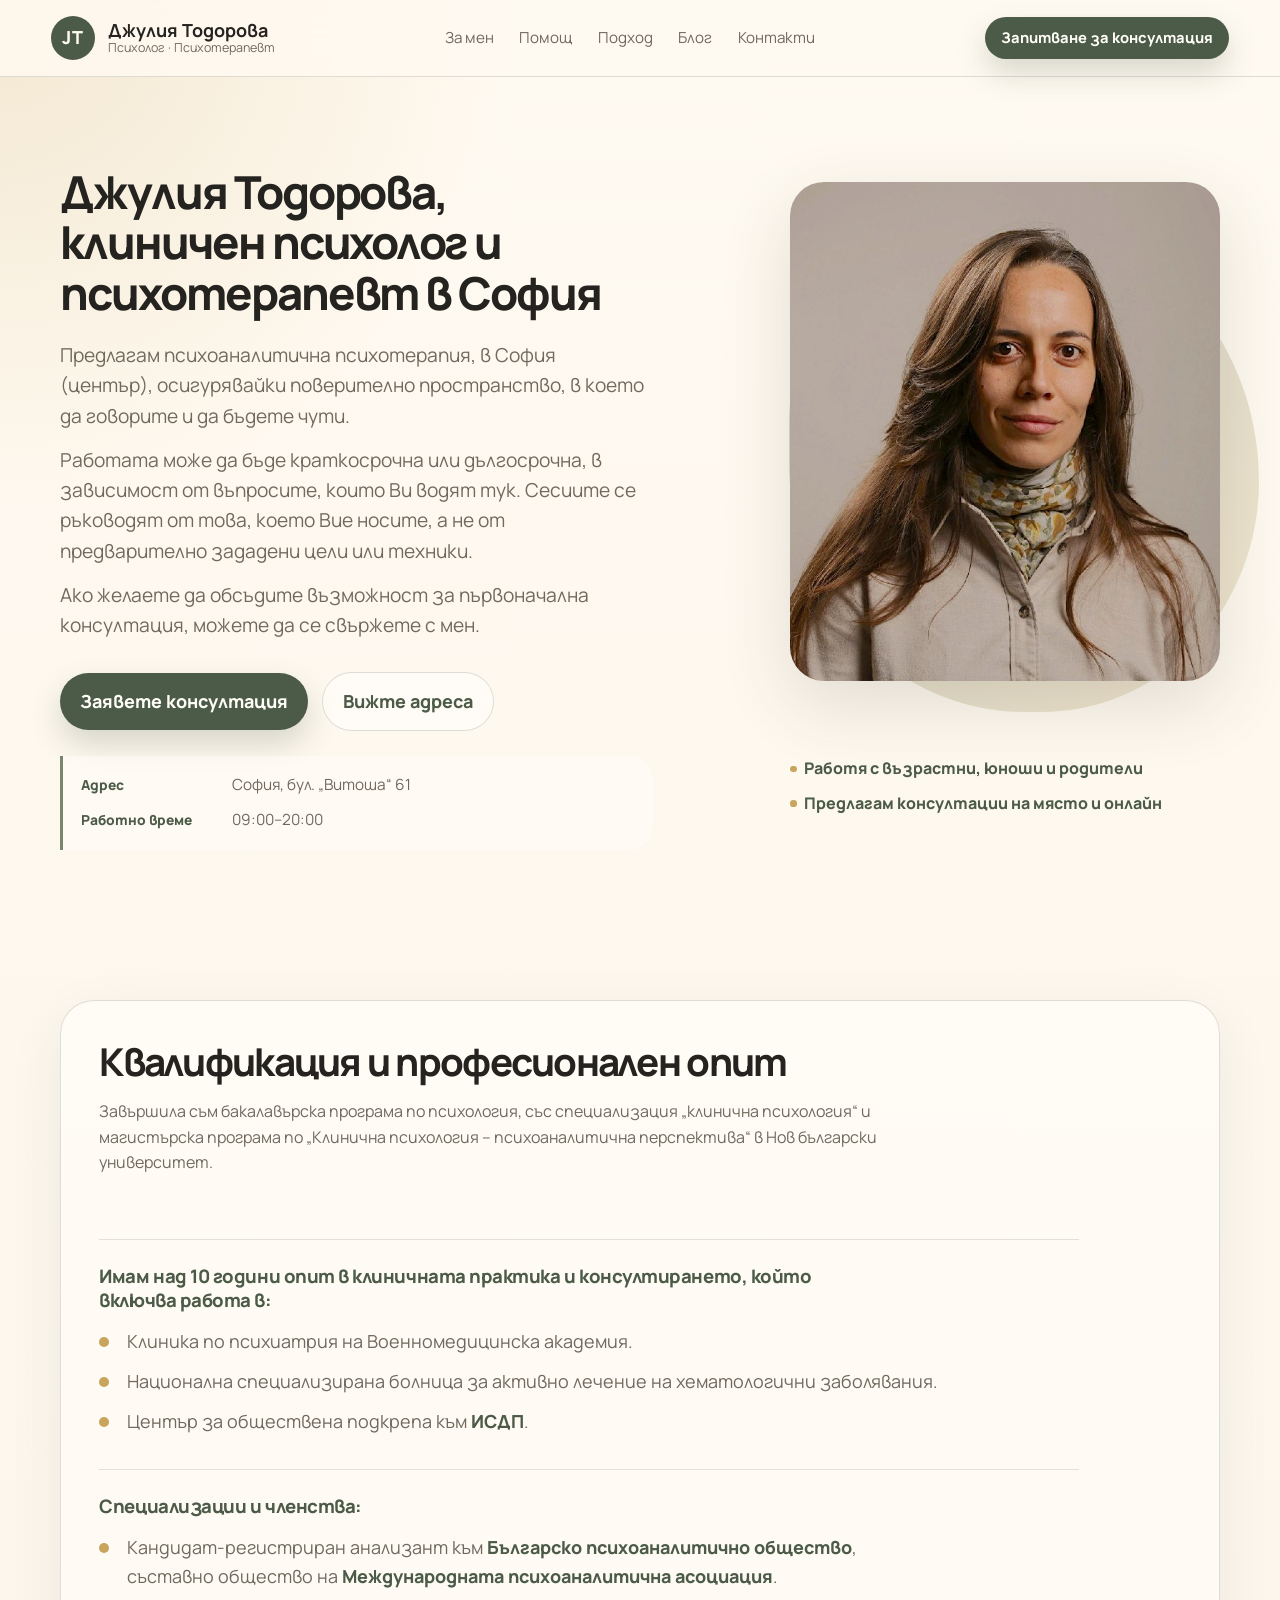
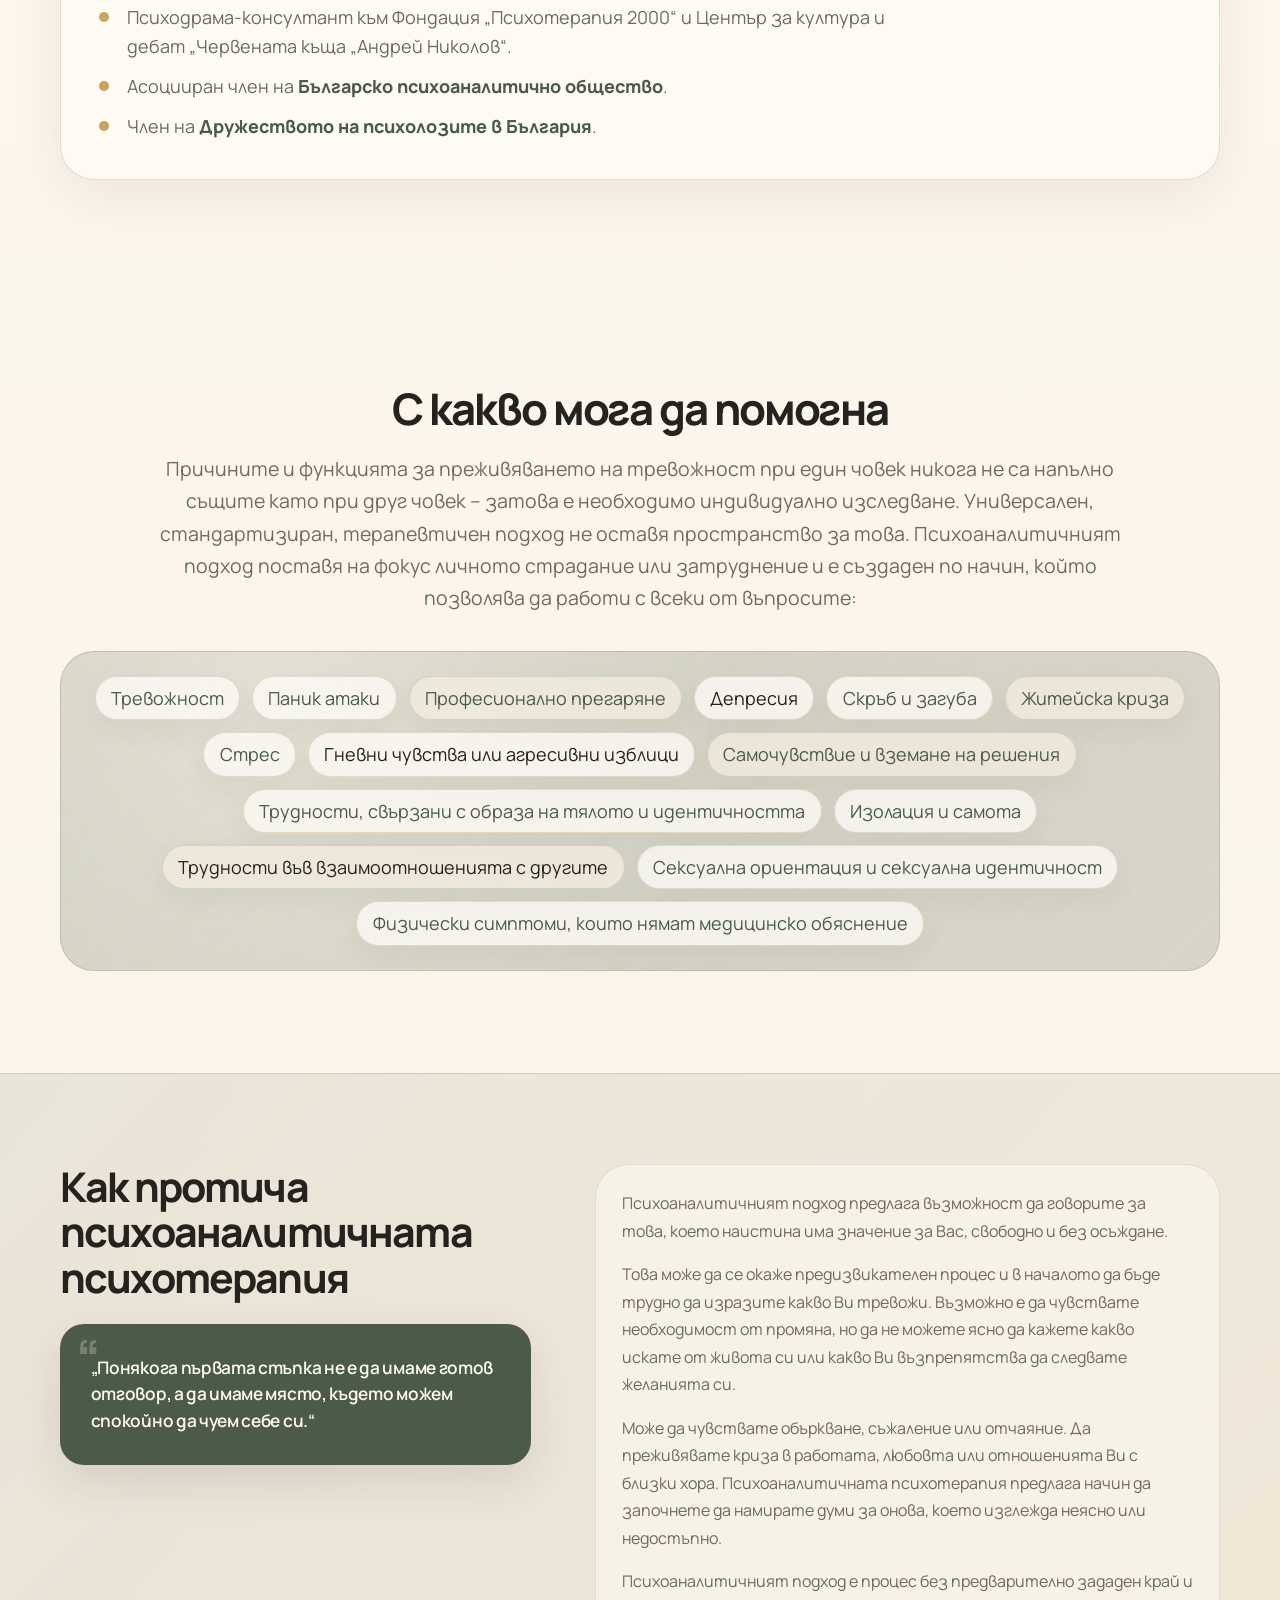
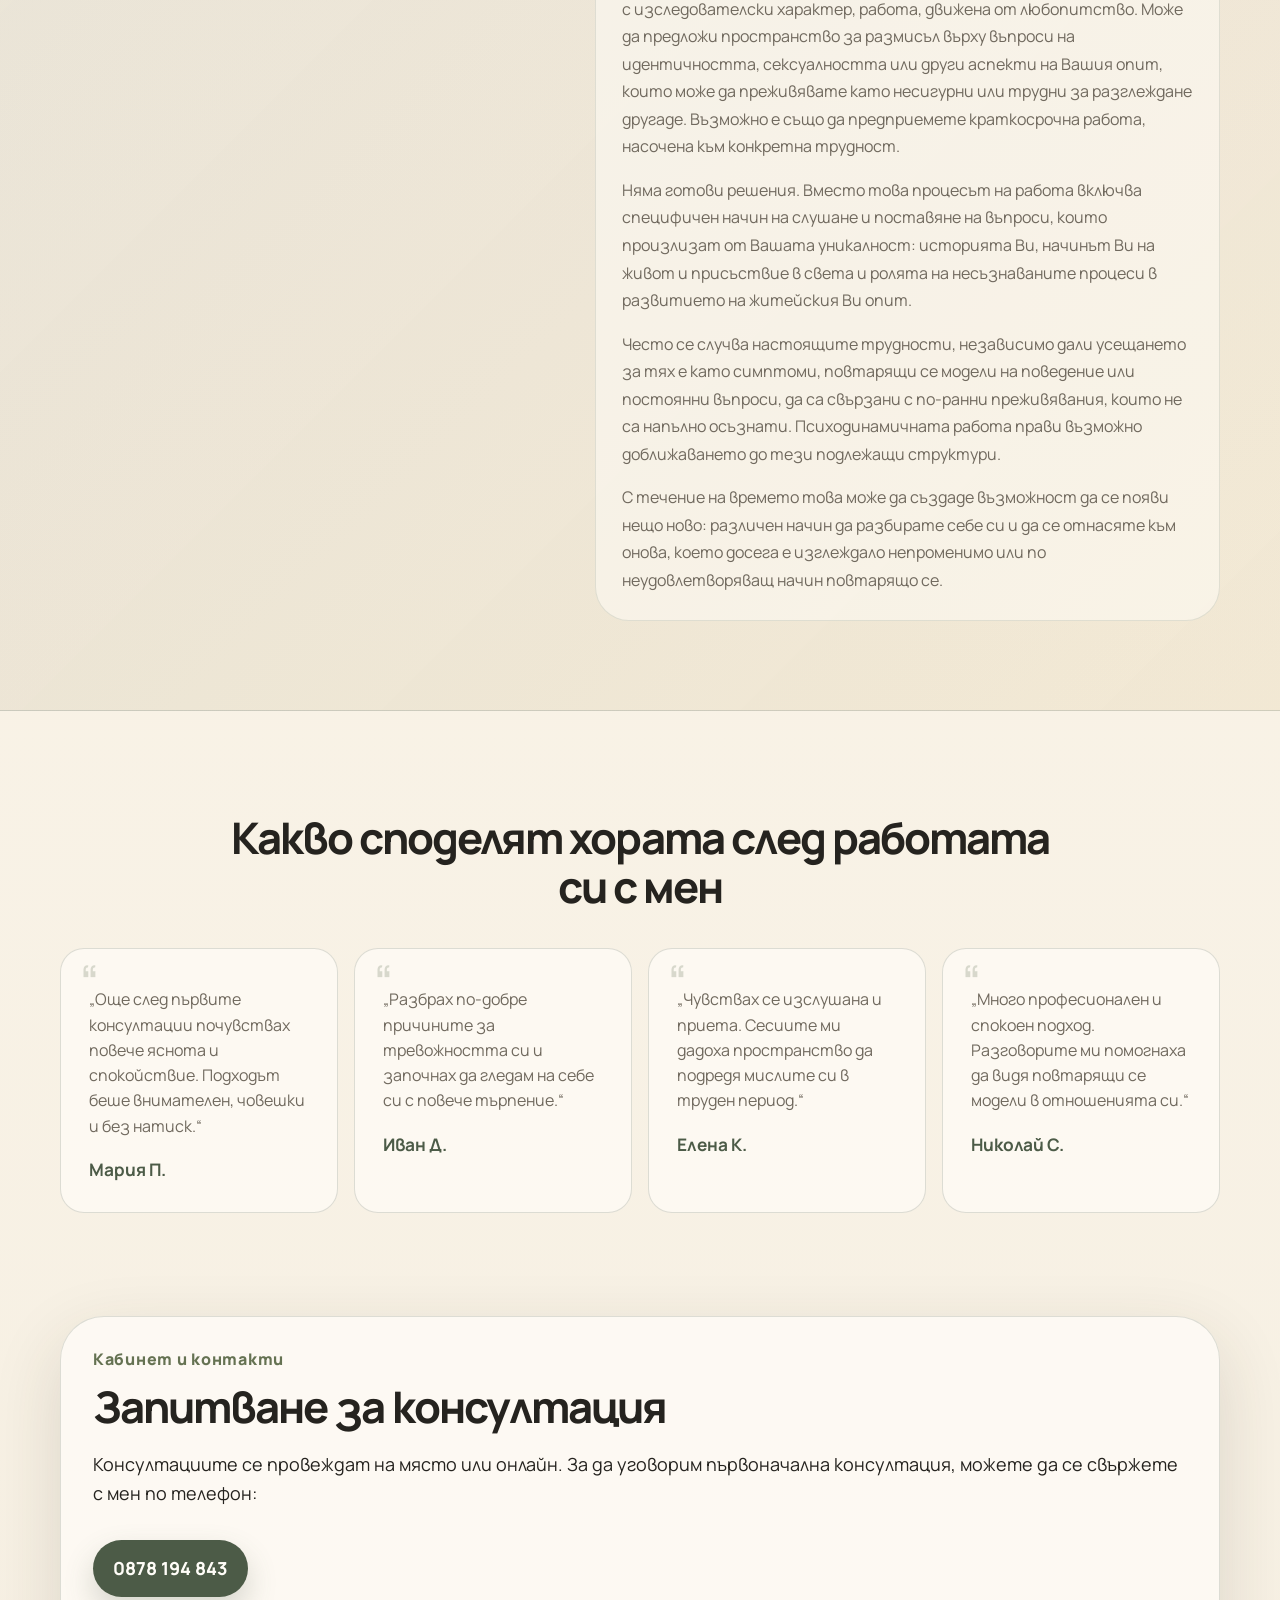
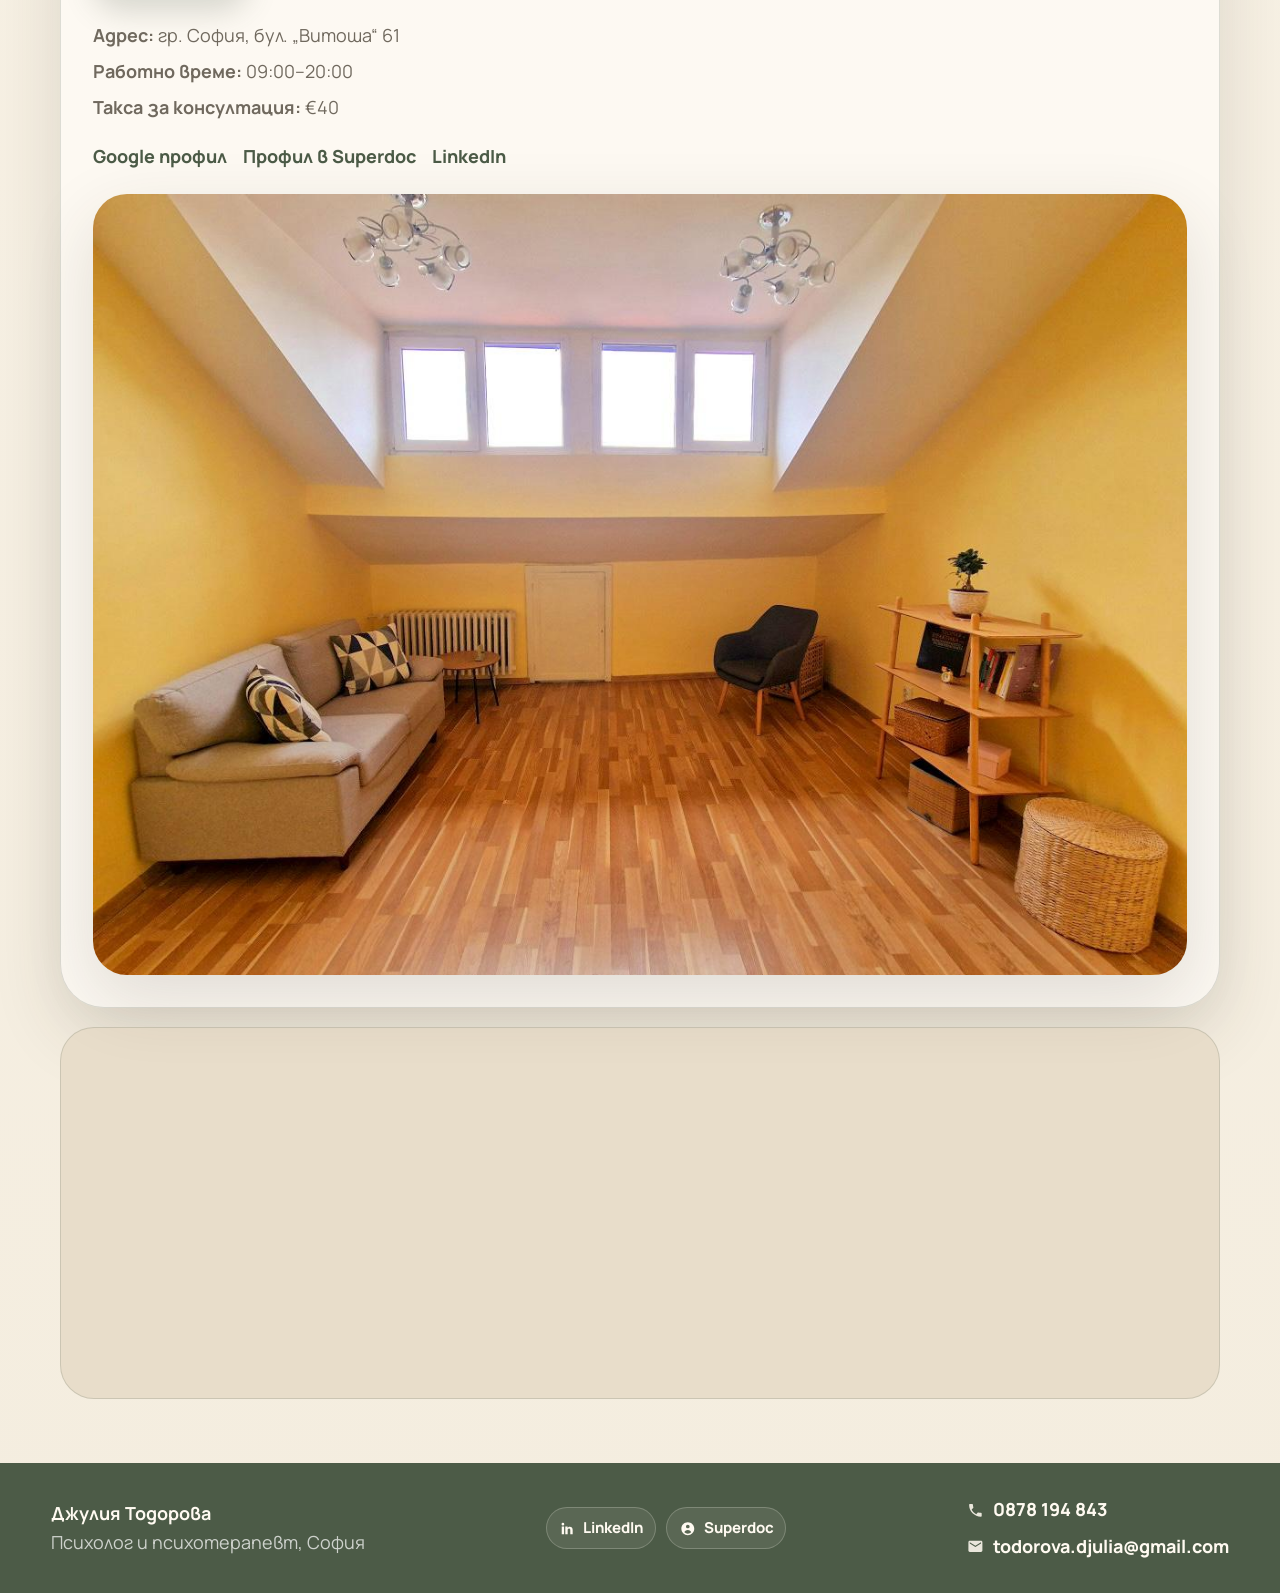
<file: index.html>
<!doctype html>
<html lang="bg">
  <head>
    <meta charset="UTF-8" />
    <meta name="viewport" content="width=device-width, initial-scale=1.0" />
    <title>Джулия Тодорова | Клиничен психолог и психотерапевт в София</title>
    <meta
      name="description"
      content="Джулия Тодорова е клиничен психолог и психотерапевт в София. Психоаналитична психотерапия и консултации на място или онлайн при тревожност, кризи и лични трудности."
    />
    <meta
      name="keywords"
      content="клиничен психолог София, психотерапевт София, психолог бул. Витоша, психоаналитична психотерапия София, психолог тревожност София, Джулия Тодорова"
    />
    <meta name="robots" content="index, follow" />
    <meta name="theme-color" content="#e9deca" />
    <link rel="canonical" href="https://www.juliatodorova.bg/" />

    <meta property="og:type" content="website" />
    <meta property="og:locale" content="bg_BG" />
    <meta property="og:site_name" content="Джулия Тодорова" />
    <meta property="og:url" content="https://www.juliatodorova.bg/" />
    <meta property="og:title" content="Джулия Тодорова | Клиничен психолог и психотерапевт в София" />
    <meta
      property="og:description"
      content="Психоаналитична психотерапия и психологически консултации в София, на място или онлайн."
    />
    <meta property="og:image" content="https://www.juliatodorova.bg/assets/julia-todorova-portrait.jpg" />
    <meta property="og:image:alt" content="Джулия Тодорова, клиничен психолог и психотерапевт в София" />
    <meta name="twitter:card" content="summary_large_image" />
    <meta name="twitter:title" content="Джулия Тодорова | Клиничен психолог и психотерапевт в София" />
    <meta
      name="twitter:description"
      content="Психоаналитична психотерапия и психологически консултации в София, на място или онлайн."
    />
    <meta name="twitter:image" content="https://www.juliatodorova.bg/assets/julia-todorova-portrait.jpg" />

    <link rel="preconnect" href="https://fonts.googleapis.com" />
    <link rel="preconnect" href="https://fonts.gstatic.com" crossorigin />
    <link href="https://fonts.googleapis.com/css2?family=Manrope:wght@400;500;600;700;800&display=swap" rel="stylesheet" />
    <link rel="preload" as="image" href="assets/julia-todorova-portrait.jpg" />
    <link rel="stylesheet" href="styles.css?v=20260630-mobile-nav" />

    <script type="application/ld+json">
      {
        "@context": "https://schema.org",
        "@type": "MedicalBusiness",
        "@id": "https://www.juliatodorova.bg/#business",
        "name": "Джулия Тодорова - клиничен психолог и психотерапевт",
        "url": "https://www.juliatodorova.bg/",
        "description": "Психоаналитична психотерапия и индивидуални психологически консултации в София, на място или онлайн.",
        "image": "https://www.juliatodorova.bg/assets/julia-todorova-portrait.jpg",
        "telephone": "+359878194843",
        "email": "todorova.djulia@gmail.com",
        "priceRange": "€40",
        "currenciesAccepted": "EUR, BGN",
        "medicalSpecialty": "Psychology",
        "areaServed": {
          "@type": "City",
          "name": "София"
        },
        "knowsAbout": [
          "психоаналитична психотерапия",
          "психологически консултации",
          "тревожност",
          "паник атаки",
          "професионално прегаряне",
          "депресия",
          "скръб и загуба",
          "житейска криза",
          "трудности във взаимоотношенията"
        ],
        "offers": {
          "@type": "Offer",
          "name": "Психологическа консултация",
          "price": "40",
          "priceCurrency": "EUR",
          "description": "Психологическа консултация в София или онлайн"
        },
        "address": {
          "@type": "PostalAddress",
          "streetAddress": "бул. Витоша 61",
          "addressLocality": "София",
          "addressCountry": "BG"
        },
        "hasMap": "https://www.google.com/search?kgmid=/g/11z80z098q&hl=bg&q=%D0%94%D0%B6%D1%83%D0%BB%D0%B8%D1%8F+%D0%A2%D0%BE%D0%B4%D0%BE%D1%80%D0%BE%D0%B2%D0%B0+-+%D0%BA%D0%BB%D0%B8%D0%BD%D0%B8%D1%87%D0%B5%D0%BD+%D0%BF%D1%81%D0%B8%D1%85%D0%BE%D0%BB%D0%BE%D0%B3+%D0%B8+%D0%BF%D1%81%D0%B8%D1%85%D0%BE%D1%82%D0%B5%D1%80%D0%B0%D0%BF%D0%B5%D0%B2%D1%82",
        "contactPoint": {
          "@type": "ContactPoint",
          "telephone": "+359878194843",
          "email": "todorova.djulia@gmail.com",
          "contactType": "appointments",
          "areaServed": "BG",
          "availableLanguage": ["Bulgarian"]
        },
        "openingHoursSpecification": [
          {
            "@type": "OpeningHoursSpecification",
            "dayOfWeek": ["Monday", "Tuesday", "Wednesday", "Thursday", "Friday"],
            "opens": "09:00",
            "closes": "20:00"
          }
        ],
        "sameAs": [
          "https://www.google.com/search?kgmid=/g/11z80z098q&hl=bg&q=%D0%94%D0%B6%D1%83%D0%BB%D0%B8%D1%8F+%D0%A2%D0%BE%D0%B4%D0%BE%D1%80%D0%BE%D0%B2%D0%B0+-+%D0%BA%D0%BB%D0%B8%D0%BD%D0%B8%D1%87%D0%B5%D0%BD+%D0%BF%D1%81%D0%B8%D1%85%D0%BE%D0%BB%D0%BE%D0%B3+%D0%B8+%D0%BF%D1%81%D0%B8%D1%85%D0%BE%D1%82%D0%B5%D1%80%D0%B0%D0%BF%D0%B5%D0%B2%D1%82",
          "https://superdoc.bg/lekar/dzhulia-todorova",
          "https://www.linkedin.com/in/julia-todorova-a5bbb656"
        ]
      }
    </script>
  </head>

  <body>
    <a class="skip-link" href="#main">Към съдържанието</a>

    <header class="site-header" aria-label="Основна навигация">
      <a class="brand" href="#top" aria-label="Начало">
        <span class="brand-mark">JT</span>
        <span>
          <strong>Джулия Тодорова</strong>
          <small>Психолог · Психотерапевт</small>
        </span>
      </a>

      <nav class="nav-links" aria-label="Навигация">
        <a href="#za-men">За мен</a>
        <a href="#pomosht">Помощ</a>
        <a href="#podhod">Подход</a>
        <a href="/blog/">Блог</a>
        <a href="#kontakti">Контакти</a>
      </nav>

      <a class="btn btn-small" href="tel:+359878194843">Запитване за консултация</a>

      <details class="mobile-menu">
        <summary aria-label="Отваряне на менюто">
          <span></span>
          <span></span>
          <span></span>
        </summary>
        <nav class="mobile-menu-panel" aria-label="Мобилна навигация">
          <a href="#za-men">За мен</a>
          <a href="#pomosht">Помощ</a>
          <a href="#podhod">Подход</a>
          <a href="/blog/">Блог</a>
          <a href="#kontakti">Контакти</a>
          <a class="mobile-menu-cta" href="tel:+359878194843">Запитване за консултация</a>
        </nav>
      </details>
    </header>

    <main id="main">
      <section id="top" class="hero section-shell">
        <div class="hero-copy">
          <h1>Джулия Тодорова, клиничен психолог и психотерапевт в София</h1>
          <div class="hero-text">
            <p>Предлагам психоаналитична психотерапия, в София (център), осигурявайки поверително пространство, в което да говорите и да бъдете чути.</p>
            <p>Работата може да бъде краткосрочна или дългосрочна, в зависимост от въпросите, които Ви водят тук. Сесиите се ръководят от това, което Вие носите, а не от предварително зададени цели или техники.</p>
            <p>Ако желаете да обсъдите възможност за първоначална консултация, можете да се свържете с мен.</p>
          </div>

          <div class="hero-actions">
            <a class="btn" href="tel:+359878194843">Заявете консултация</a>
            <a class="btn btn-ghost" href="#kontakti">Вижте адреса</a>
          </div>

        </div>

        <div class="hero-media" aria-label="Портрет на Джулия Тодорова">
          <img
            src="assets/julia-todorova-portrait.jpg"
            alt="Джулия Тодорова психолог и психотерапевт София"
            width="760"
            height="920"
          />
        </div>

        <dl class="quick-info" aria-label="Кратка информация">
          <div>
            <dt>Адрес</dt>
            <dd>София, бул. „Витоша“ 61</dd>
          </div>
          <div>
            <dt>Работно време</dt>
            <dd>09:00–20:00</dd>
          </div>
        </dl>

        <ul class="hero-points" aria-label="Акценти">
          <li>Работя с възрастни, юноши и родители</li>
          <li>Предлагам консултации на място и онлайн</li>
        </ul>
      </section>

      <section id="za-men" class="section-shell about-section">
        <div class="about-card">
          <div class="about-copy">
            <h2>Квалификация и професионален опит</h2>
            <p>
              Завършила съм бакалавърска програма по психология, със специализация
              „клинична психология“ и магистърска програма по „Клинична психология –
              психоаналитична перспектива“ в Нов български университет.
            </p>
          </div>

          <div class="about-details">
            <div class="about-block">
              <h3>Имам над 10 години опит в клиничната практика и консултирането, който включва работа в:</h3>
              <ul class="check-list">
                <li>Клиника по психиатрия на Военномедицинска академия.</li>
                <li>Национална специализирана болница за активно лечение на хематологични заболявания.</li>
                <li>Център за обществена подкрепа към <a href="https://sapibg.org/bg" target="_blank" rel="noopener">ИСДП</a>.</li>
              </ul>
            </div>

            <div class="about-block">
              <h3>Специализации и членства:</h3>
              <ul class="check-list">
                <li>Кандидат-регистриран анализант към <a href="https://www.psychoanalysis.bg/" target="_blank" rel="noopener">Българско психоаналитично общество</a>, съставно общество на <a href="https://www.ipa.world/IPA/Dev/Our_Org/Societies/SharedContent/SocietyMaster.aspx?ContactKey=8a3a1b31-9190-4e62-b5f4-78b2bbd3730c&ID=158153&CCOCommittee=1#CCOCommittee" target="_blank" rel="noopener">Международната психоаналитична асоциация</a>.</li>
                <li>Психодрама-консултант към Фондация „Психотерапия 2000“ и Център за култура и дебат „Червената къща „Андрей Николов“.</li>
                <li>Асоцииран член на <a href="https://www.psychoanalysis.bg/?page_id=2774" target="_blank" rel="noopener">Българско психоаналитично общество</a>.</li>
                <li>Член на <a href="http://psychology-bg.org/new-register/profile/?id=102369" target="_blank" rel="noopener">Дружеството на психолозите в България</a>.</li>
              </ul>
            </div>
          </div>
        </div>
      </section>

      <section id="pomosht" class="section-shell support-section">
        <div class="section-heading centered">
          <h2>С какво мога да помогна</h2>
          <p>
            Причините и функцията за преживяването на тревожност при един човек никога не са напълно същите като при друг човек – затова е необходимо индивидуално изследване. Универсален, стандартизиран, терапевтичен подход не оставя пространство за това. Психоаналитичният подход поставя на фокус личното страдание или затруднение и е създаден по начин, който позволява да работи с всеки от въпросите:
          </p>
        </div>

        <ul class="support-map" aria-label="Теми за психологическа консултация">
          <li>Тревожност</li>
          <li>Паник атаки</li>
          <li>Професионално прегаряне</li>
          <li>Депресия</li>
          <li>Скръб и загуба</li>
          <li>Житейска криза</li>
          <li>Стрес</li>
          <li>Гневни чувства или агресивни изблици</li>
          <li>Самочувствие и вземане на решения</li>
          <li>Трудности, свързани с образа на тялото и идентичността</li>
          <li>Изолация и самота</li>
          <li>Трудности във взаимоотношенията с другите</li>
          <li>Сексуална ориентация и сексуална идентичност</li>
          <li>Физически симптоми, които нямат медицинско обяснение</li>
        </ul>
      </section>

      <section id="podhod" class="approach-section">
        <div class="section-shell approach-card">
          <div class="approach-heading">
            <h2>Как протича психоаналитичната психотерапия</h2>
            <div class="approach-quote">
              <blockquote>
                „Понякога първата стъпка не е да имаме готов отговор, а да имаме място,
                където можем спокойно да чуем себе си.“
              </blockquote>
            </div>
          </div>

          <div class="approach-copy">
            <p>
              Психоаналитичният подход предлага възможност да говорите за това,
              което наистина има значение за Вас, свободно и без осъждане.
            </p>
            <p>
              Това може да се окаже предизвикателен процес и в началото да бъде трудно
              да изразите какво Ви тревожи. Възможно е да чувствате необходимост от промяна,
              но да не можете ясно да кажете какво искате от живота си или какво Ви възпрепятства
              да следвате желанията си.
            </p>
            <p>
              Може да чувствате объркване, съжаление или отчаяние. Да преживявате криза
              в работата, любовта или отношенията Ви с близки хора. Психоаналитичната
              психотерапия предлага начин да започнете да намирате думи за онова, което
              изглежда неясно или недостъпно.
            </p>
            <p>
              Психоаналитичният подход е процес без предварително зададен край и с
              изследователски характер, работа, движена от любопитство. Може да предложи
              пространство за размисъл върху въпроси на идентичността, сексуалността или други
              аспекти на Вашия опит, които може да преживявате като несигурни или трудни за
              разглеждане другаде. Възможно е също да предприемете краткосрочна работа,
              насочена към конкретна трудност.
            </p>
            <p>
              Няма готови решения. Вместо това процесът на работа включва специфичен начин
              на слушане и поставяне на въпроси, които произлизат от Вашата уникалност:
              историята Ви, начинът Ви на живот и присъствие в света и ролята на несъзнаваните
              процеси в развитието на житейския Ви опит.
            </p>
            <p>
              Често се случва настоящите трудности, независимо дали усещането за тях е като
              симптоми, повтарящи се модели на поведение или постоянни въпроси, да са свързани
              с по-ранни преживявания, които не са напълно осъзнати. Психодинамичната работа
              прави възможно доближаването до тези подлежащи структури.
            </p>
            <p>
              С течение на времето това може да създаде възможност да се появи нещо ново:
              различен начин да разбирате себе си и да се отнасяте към онова, което досега е
              изглеждало непроменимо или по неудовлетворяващ начин повтарящо се.
            </p>
          </div>
        </div>
      </section>

      <section class="section-shell testimonials-section" aria-label="Обратна връзка след терапевтични срещи">
        <div class="section-heading centered">
          <h2>Какво споделят хората след работата си с мен</h2>
        </div>

        <div class="testimonial-grid">
          <article class="testimonial-card">
            <p>„Още след първите консултации почувствах повече яснота и спокойствие. Подходът беше внимателен, човешки и без натиск.“</p>
            <strong>Мария П.</strong>
          </article>
          <article class="testimonial-card">
            <p>„Разбрах по-добре причините за тревожността си и започнах да гледам на себе си с повече търпение.“</p>
            <strong>Иван Д.</strong>
          </article>
          <article class="testimonial-card">
            <p>„Чувствах се изслушана и приета. Сесиите ми дадоха пространство да подредя мислите си в труден период.“</p>
            <strong>Елена К.</strong>
          </article>
          <article class="testimonial-card">
            <p>„Много професионален и спокоен подход. Разговорите ми помогнаха да видя повтарящи се модели в отношенията си.“</p>
            <strong>Николай С.</strong>
          </article>
        </div>
      </section>

      <section id="kontakti" class="section-shell contact-section">
        <div class="contact-card">
          <div>
            <p class="eyebrow">Кабинет и контакти</p>
            <h2>Запитване за консултация</h2>
            <p>
              Консултациите се провеждат на място или онлайн. За да уговорим първоначална консултация, можете да се свържете с мен по телефон:
            </p>

            <div class="contact-actions">
              <a class="btn" href="tel:+359878194843">0878 194 843</a>
            </div>

            <div class="contact-details">
              <p><strong>Адрес:</strong> гр. София, бул. „Витоша“ 61</p>
              <p><strong>Работно време:</strong> 09:00–20:00</p>
              <p><strong>Такса за консултация:</strong> €40</p>
            </div>

            <div class="external-links">
              <a href="https://www.google.com/search?kgmid=/g/11z80z098q&amp;hl=bg&amp;q=%D0%94%D0%B6%D1%83%D0%BB%D0%B8%D1%8F+%D0%A2%D0%BE%D0%B4%D0%BE%D1%80%D0%BE%D0%B2%D0%B0+-+%D0%BA%D0%BB%D0%B8%D0%BD%D0%B8%D1%87%D0%B5%D0%BD+%D0%BF%D1%81%D0%B8%D1%85%D0%BE%D0%BB%D0%BE%D0%B3+%D0%B8+%D0%BF%D1%81%D0%B8%D1%85%D0%BE%D1%82%D0%B5%D1%80%D0%B0%D0%BF%D0%B5%D0%B2%D1%82" target="_blank" rel="noopener">Google профил</a>
              <a href="https://superdoc.bg/lekar/dzhulia-todorova" target="_blank" rel="noopener">Профил в Superdoc</a>
              <a href="https://www.linkedin.com/in/julia-todorova-a5bbb656" target="_blank" rel="noopener">LinkedIn</a>
            </div>
          </div>

          <figure class="cabinet-photo">
            <img
              src="assets/psychology-cabinet-sofia.jpg"
              alt="Психологически кабинет Джулия Тодорова бул. Витоша 61 София"
              width="1200"
              height="857"
            />
          </figure>
        </div>

        <div class="map-wrap" aria-label="Карта до Джулия Тодорова - клиничен психолог и психотерапевт">
          <iframe
            title="Карта до Джулия Тодорова - клиничен психолог и психотерапевт"
            src="https://www.google.com/maps?q=%D0%94%D0%B6%D1%83%D0%BB%D0%B8%D1%8F%20%D0%A2%D0%BE%D0%B4%D0%BE%D1%80%D0%BE%D0%B2%D0%B0%20-%20%D0%BA%D0%BB%D0%B8%D0%BD%D0%B8%D1%87%D0%B5%D0%BD%20%D0%BF%D1%81%D0%B8%D1%85%D0%BE%D0%BB%D0%BE%D0%B3%20%D0%B8%20%D0%BF%D1%81%D0%B8%D1%85%D0%BE%D1%82%D0%B5%D1%80%D0%B0%D0%BF%D0%B5%D0%B2%D1%82%2C%20%D0%B1%D1%83%D0%BB.%20%D0%92%D0%B8%D1%82%D0%BE%D1%88%D0%B0%2061%2C%20%D0%A1%D0%BE%D1%84%D0%B8%D1%8F&output=embed"
            loading="lazy"
            referrerpolicy="no-referrer-when-downgrade"
          ></iframe>
        </div>
      </section>
    </main>

    <footer class="site-footer">
      <div>
        <strong>Джулия Тодорова</strong>
        <span>Психолог и психотерапевт, София</span>
      </div>

      <nav class="footer-social" aria-label="Профили на Джулия Тодорова">
        <a href="https://www.linkedin.com/in/julia-todorova-a5bbb656" target="_blank" rel="noopener" aria-label="LinkedIn профил на Джулия Тодорова">
          <svg viewBox="0 0 24 24" aria-hidden="true" focusable="false">
            <path d="M6.94 8.96H3.72v10.36h3.22V8.96ZM5.34 7.54a1.86 1.86 0 1 0 0-3.72 1.86 1.86 0 0 0 0 3.72Zm13.3 6.1c0-3.12-1.67-4.57-3.9-4.57-1.8 0-2.6.99-3.05 1.68V8.96H8.61v10.36h3.21v-5.13c0-1.35.26-2.66 1.93-2.66 1.64 0 1.66 1.54 1.66 2.75v5.04h3.22v-5.68Z" />
          </svg>
          <span>LinkedIn</span>
        </a>
        <a href="https://superdoc.bg/lekar/dzhulia-todorova" target="_blank" rel="noopener" aria-label="Superdoc профил на Джулия Тодорова">
          <svg viewBox="0 0 24 24" aria-hidden="true" focusable="false">
            <path d="M12 3.2c-4.86 0-8.8 3.94-8.8 8.8s3.94 8.8 8.8 8.8 8.8-3.94 8.8-8.8S16.86 3.2 12 3.2Zm0 3.15a2.53 2.53 0 1 1 0 5.06 2.53 2.53 0 0 1 0-5.06Zm4.68 10.38a6.67 6.67 0 0 1-9.36 0c.36-1.92 2.18-3.22 4.68-3.22s4.32 1.3 4.68 3.22Z" />
          </svg>
          <span>Superdoc</span>
        </a>
      </nav>

      <div class="footer-contact">
        <a href="tel:+359878194843" aria-label="Телефон 0878 194 843">
          <svg viewBox="0 0 24 24" aria-hidden="true" focusable="false">
            <path d="M6.62 10.79c1.44 2.83 3.76 5.15 6.59 6.59l2.2-2.2c.27-.27.67-.36 1.02-.24 1.12.37 2.33.57 3.57.57.55 0 1 .45 1 1V20c0 .55-.45 1-1 1C10.61 21 3 13.39 3 4c0-.55.45-1 1-1h3.5c.55 0 1 .45 1 1 0 1.24.2 2.45.57 3.57.11.35.03.74-.25 1.02l-2.2 2.2Z" />
          </svg>
          <span>0878 194 843</span>
        </a>
        <a href="mailto:todorova.djulia@gmail.com" aria-label="Имейл todorova.djulia@gmail.com">
          <svg viewBox="0 0 24 24" aria-hidden="true" focusable="false">
            <path d="M20 4H4c-1.1 0-2 .9-2 2v12c0 1.1.9 2 2 2h16c1.1 0 2-.9 2-2V6c0-1.1-.9-2-2-2Zm0 4-8 5-8-5V6l8 5 8-5v2Z" />
          </svg>
          <span>todorova.djulia@gmail.com</span>
        </a>
      </div>
    </footer>

    <a class="mobile-call" href="tel:+359878194843" aria-label="Запитване за консултация">Запитване за консултация</a>
  </body>
</html>
</file>
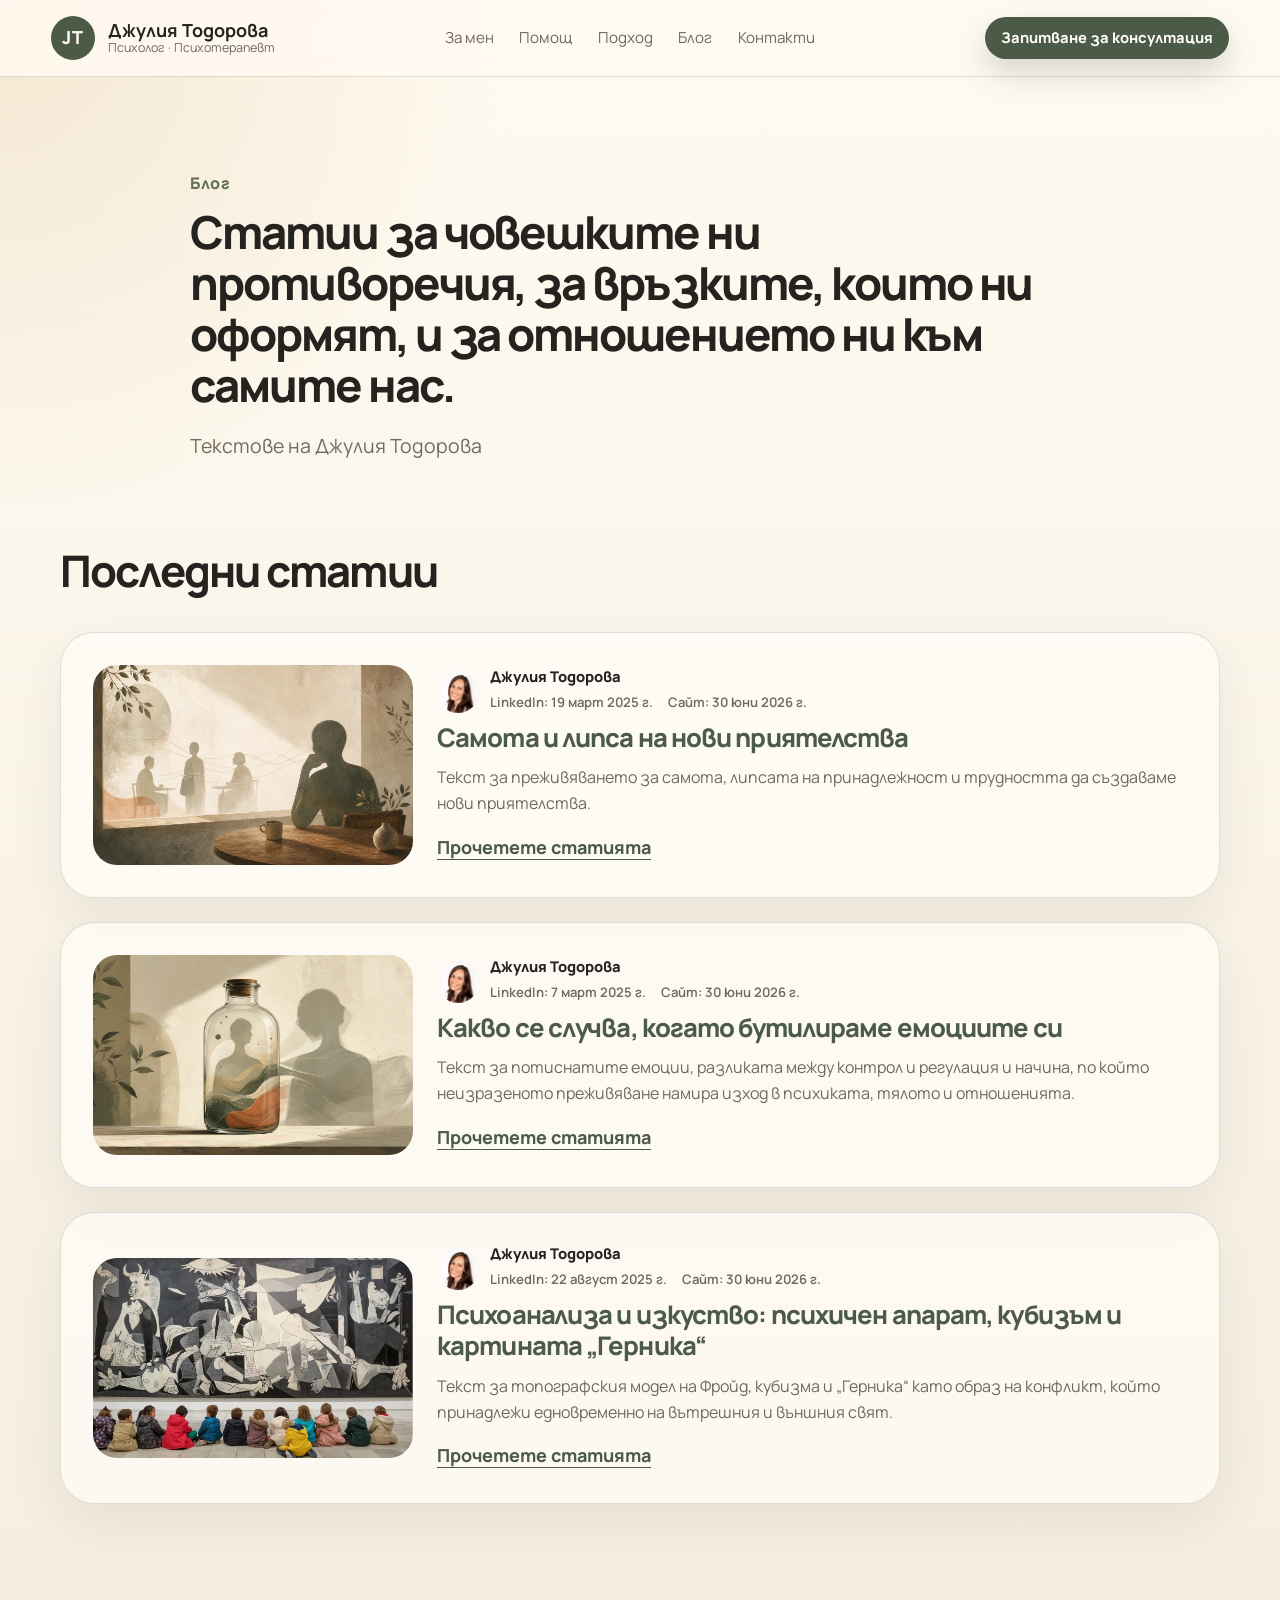
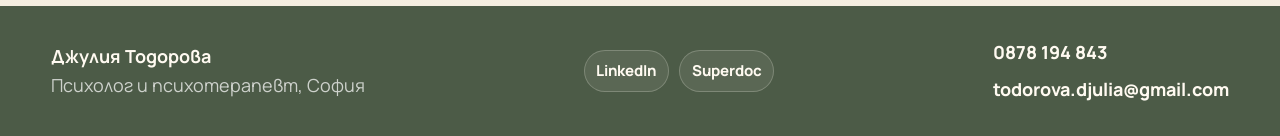
<file: blog/index.html>
<!doctype html>
<html lang="bg">
  <head>
    <meta charset="UTF-8" />
    <meta name="viewport" content="width=device-width, initial-scale=1.0" />
    <title>Блог | Джулия Тодорова</title>
    <meta
      name="description"
      content="Текстове на Джулия Тодорова за човешките ни противоречия, връзките, които ни оформят, и отношението ни към самите нас."
    />
    <meta name="robots" content="index, follow" />
    <meta name="theme-color" content="#e9deca" />
    <link rel="canonical" href="https://www.juliatodorova.bg/blog/" />

    <meta property="og:type" content="website" />
    <meta property="og:locale" content="bg_BG" />
    <meta property="og:site_name" content="Джулия Тодорова" />
    <meta property="og:url" content="https://www.juliatodorova.bg/blog/" />
    <meta property="og:title" content="Блог | Джулия Тодорова" />
    <meta
      property="og:description"
      content="Текстове на Джулия Тодорова за човешките ни противоречия, връзките, които ни оформят, и отношението ни към самите нас."
    />
    <meta property="og:image" content="https://www.juliatodorova.bg/assets/blog/loneliness-friendships-featured.webp" />
    <meta property="og:image:alt" content="Илюстрация за самота и търсене на нови приятелства" />
    <meta name="twitter:card" content="summary_large_image" />

    <link rel="preconnect" href="https://fonts.googleapis.com" />
    <link rel="preconnect" href="https://fonts.gstatic.com" crossorigin />
    <link href="https://fonts.googleapis.com/css2?family=Manrope:wght@400;500;600;700;800&display=swap" rel="stylesheet" />
    <link rel="stylesheet" href="../styles.css?v=20260630-mobile-nav" />

    <script type="application/ld+json">
      {
        "@context": "https://schema.org",
        "@type": "CollectionPage",
        "@id": "https://www.juliatodorova.bg/blog/#webpage",
        "url": "https://www.juliatodorova.bg/blog/",
        "name": "Блог | Джулия Тодорова",
        "description": "Текстове на Джулия Тодорова за човешките ни противоречия, връзките, които ни оформят, и отношението ни към самите нас.",
        "isPartOf": {
          "@type": "WebSite",
          "name": "Джулия Тодорова",
          "url": "https://www.juliatodorova.bg/"
        }
      }
    </script>
  </head>

  <body>
    <a class="skip-link" href="#main">Към съдържанието</a>

    <header class="site-header" aria-label="Основна навигация">
      <a class="brand" href="/" aria-label="Начало">
        <span class="brand-mark">JT</span>
        <span>
          <strong>Джулия Тодорова</strong>
          <small>Психолог · Психотерапевт</small>
        </span>
      </a>

      <nav class="nav-links" aria-label="Навигация">
        <a href="/#za-men">За мен</a>
        <a href="/#pomosht">Помощ</a>
        <a href="/#podhod">Подход</a>
        <a href="/blog/" aria-current="page">Блог</a>
        <a href="/#kontakti">Контакти</a>
      </nav>

      <a class="btn btn-small" href="tel:+359878194843">Запитване за консултация</a>

      <details class="mobile-menu">
        <summary aria-label="Отваряне на менюто">
          <span></span>
          <span></span>
          <span></span>
        </summary>
        <nav class="mobile-menu-panel" aria-label="Мобилна навигация">
          <a href="/#za-men">За мен</a>
          <a href="/#pomosht">Помощ</a>
          <a href="/#podhod">Подход</a>
          <a href="/blog/" aria-current="page">Блог</a>
          <a href="/#kontakti">Контакти</a>
          <a class="mobile-menu-cta" href="tel:+359878194843">Запитване за консултация</a>
        </nav>
      </details>
    </header>

    <main id="main">
      <section class="section-shell blog-hero">
        <p class="eyebrow">Блог</p>
        <h1>Статии за човешките ни противоречия, за връзките, които ни оформят, и за отношението ни към самите нас.</h1>
        <p>
          Текстове на Джулия Тодорова
        </p>
      </section>

      <section class="section-shell blog-list-section" aria-label="Последни статии">
        <div class="section-heading">
          <h2>Последни статии</h2>
        </div>

        <article class="article-card">
          <a class="article-card-image" href="/blog/samota-i-lipsa-na-novi-priyatelstva/" aria-label="Самота и липса на нови приятелства">
            <img
              src="../assets/blog/loneliness-friendships-featured.webp"
              alt="Илюстрация за самота и търсене на нови приятелства"
              width="1400"
              height="788"
              loading="lazy"
            />
          </a>
          <div class="article-card-copy">
            <div class="article-card-byline">
              <img
                src="../assets/julia-todorova-razkazhimi.jpg"
                alt="Джулия Тодорова"
                width="800"
                height="1200"
                loading="lazy"
              />
              <div>
                <p>Джулия Тодорова</p>
                <span>LinkedIn: 19 март 2025 г.</span>
                <span>Сайт: 30 юни 2026 г.</span>
              </div>
            </div>
            <h3>
              <a href="/blog/samota-i-lipsa-na-novi-priyatelstva/">
                Самота и липса на нови приятелства
              </a>
            </h3>
            <p>
              Текст за преживяването за самота, липсата на принадлежност и трудността
              да създаваме нови приятелства.
            </p>
            <a class="text-link" href="/blog/samota-i-lipsa-na-novi-priyatelstva/">Прочетете статията</a>
          </div>
        </article>

        <article class="article-card">
          <a class="article-card-image" href="/blog/kakvo-se-sluchva-kogato-butilirame-emociite-si/" aria-label="Какво се случва, когато бутилираме емоциите си">
            <img
              src="../assets/blog/bottled-emotions-featured.webp"
              alt="Илюстрация на бутилирани емоции в топла психологическа арт стилистика"
              width="1400"
              height="788"
              loading="lazy"
            />
          </a>
          <div class="article-card-copy">
            <div class="article-card-byline">
              <img
                src="../assets/julia-todorova-razkazhimi.jpg"
                alt="Джулия Тодорова"
                width="800"
                height="1200"
                loading="lazy"
              />
              <div>
                <p>Джулия Тодорова</p>
                <span>LinkedIn: 7 март 2025 г.</span>
                <span>Сайт: 30 юни 2026 г.</span>
              </div>
            </div>
            <h3>
              <a href="/blog/kakvo-se-sluchva-kogato-butilirame-emociite-si/">
                Какво се случва, когато бутилираме емоциите си
              </a>
            </h3>
            <p>
              Текст за потиснатите емоции, разликата между контрол и регулация и начина,
              по който неизразеното преживяване намира изход в психиката, тялото и
              отношенията.
            </p>
            <a class="text-link" href="/blog/kakvo-se-sluchva-kogato-butilirame-emociite-si/">Прочетете статията</a>
          </div>
        </article>

        <article class="article-card">
          <a class="article-card-image" href="/blog/psihoanaliza-izkustvo-psihichen-aparat-kubizam-gernika/" aria-label="Психоанализа и изкуство: психичен апарат, кубизъм и картината Герника">
            <img
              src="../assets/blog/guernica-children-featured.webp"
              alt="Деца пред картината Герника на Пабло Пикасо"
              width="1200"
              height="779"
              loading="lazy"
            />
          </a>
          <div class="article-card-copy">
            <div class="article-card-byline">
              <img
                src="../assets/julia-todorova-razkazhimi.jpg"
                alt="Джулия Тодорова"
                width="800"
                height="1200"
                loading="lazy"
              />
              <div>
                <p>Джулия Тодорова</p>
                <span>LinkedIn: 22 август 2025 г.</span>
                <span>Сайт: 30 юни 2026 г.</span>
              </div>
            </div>
            <h3>
              <a href="/blog/psihoanaliza-izkustvo-psihichen-aparat-kubizam-gernika/">
                Психоанализа и изкуство: психичен апарат, кубизъм и картината „Герника“
              </a>
            </h3>
            <p>
              Текст за топографския модел на Фройд, кубизма и „Герника“ като образ
              на конфликт, който принадлежи едновременно на вътрешния и външния свят.
            </p>
            <a class="text-link" href="/blog/psihoanaliza-izkustvo-psihichen-aparat-kubizam-gernika/">Прочетете статията</a>
          </div>
        </article>
      </section>
    </main>

    <footer class="site-footer">
      <div>
        <strong>Джулия Тодорова</strong>
        <span>Психолог и психотерапевт, София</span>
      </div>

      <nav class="footer-social" aria-label="Профили на Джулия Тодорова">
        <a href="https://www.linkedin.com/in/julia-todorova-a5bbb656" target="_blank" rel="noopener" aria-label="LinkedIn профил на Джулия Тодорова">
          <span>LinkedIn</span>
        </a>
        <a href="https://superdoc.bg/lekar/dzhulia-todorova" target="_blank" rel="noopener" aria-label="Superdoc профил на Джулия Тодорова">
          <span>Superdoc</span>
        </a>
      </nav>

      <div class="footer-contact">
        <a href="tel:+359878194843" aria-label="Телефон 0878 194 843"><span>0878 194 843</span></a>
        <a href="mailto:todorova.djulia@gmail.com" aria-label="Имейл todorova.djulia@gmail.com"><span>todorova.djulia@gmail.com</span></a>
      </div>
    </footer>

    <a class="mobile-call" href="tel:+359878194843" aria-label="Запитване за консултация">Запитване за консултация</a>
  </body>
</html>
</file>
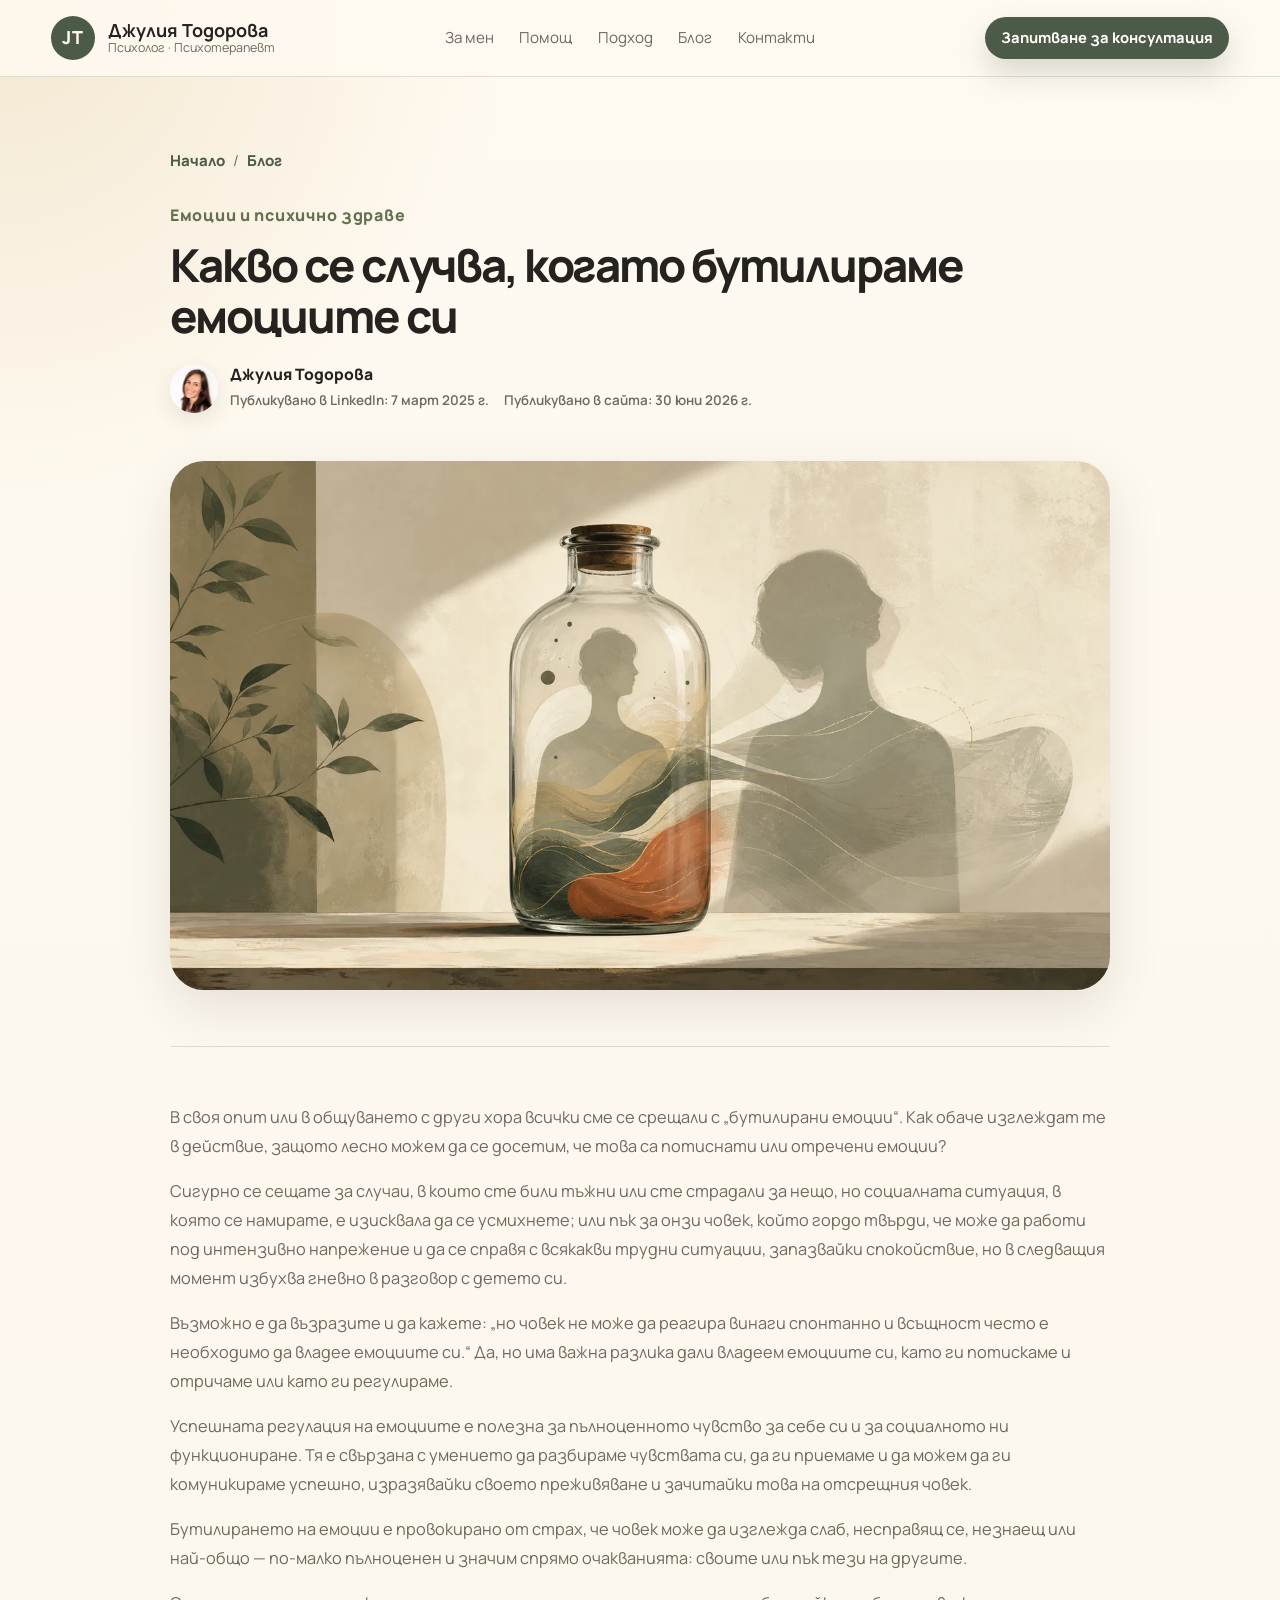
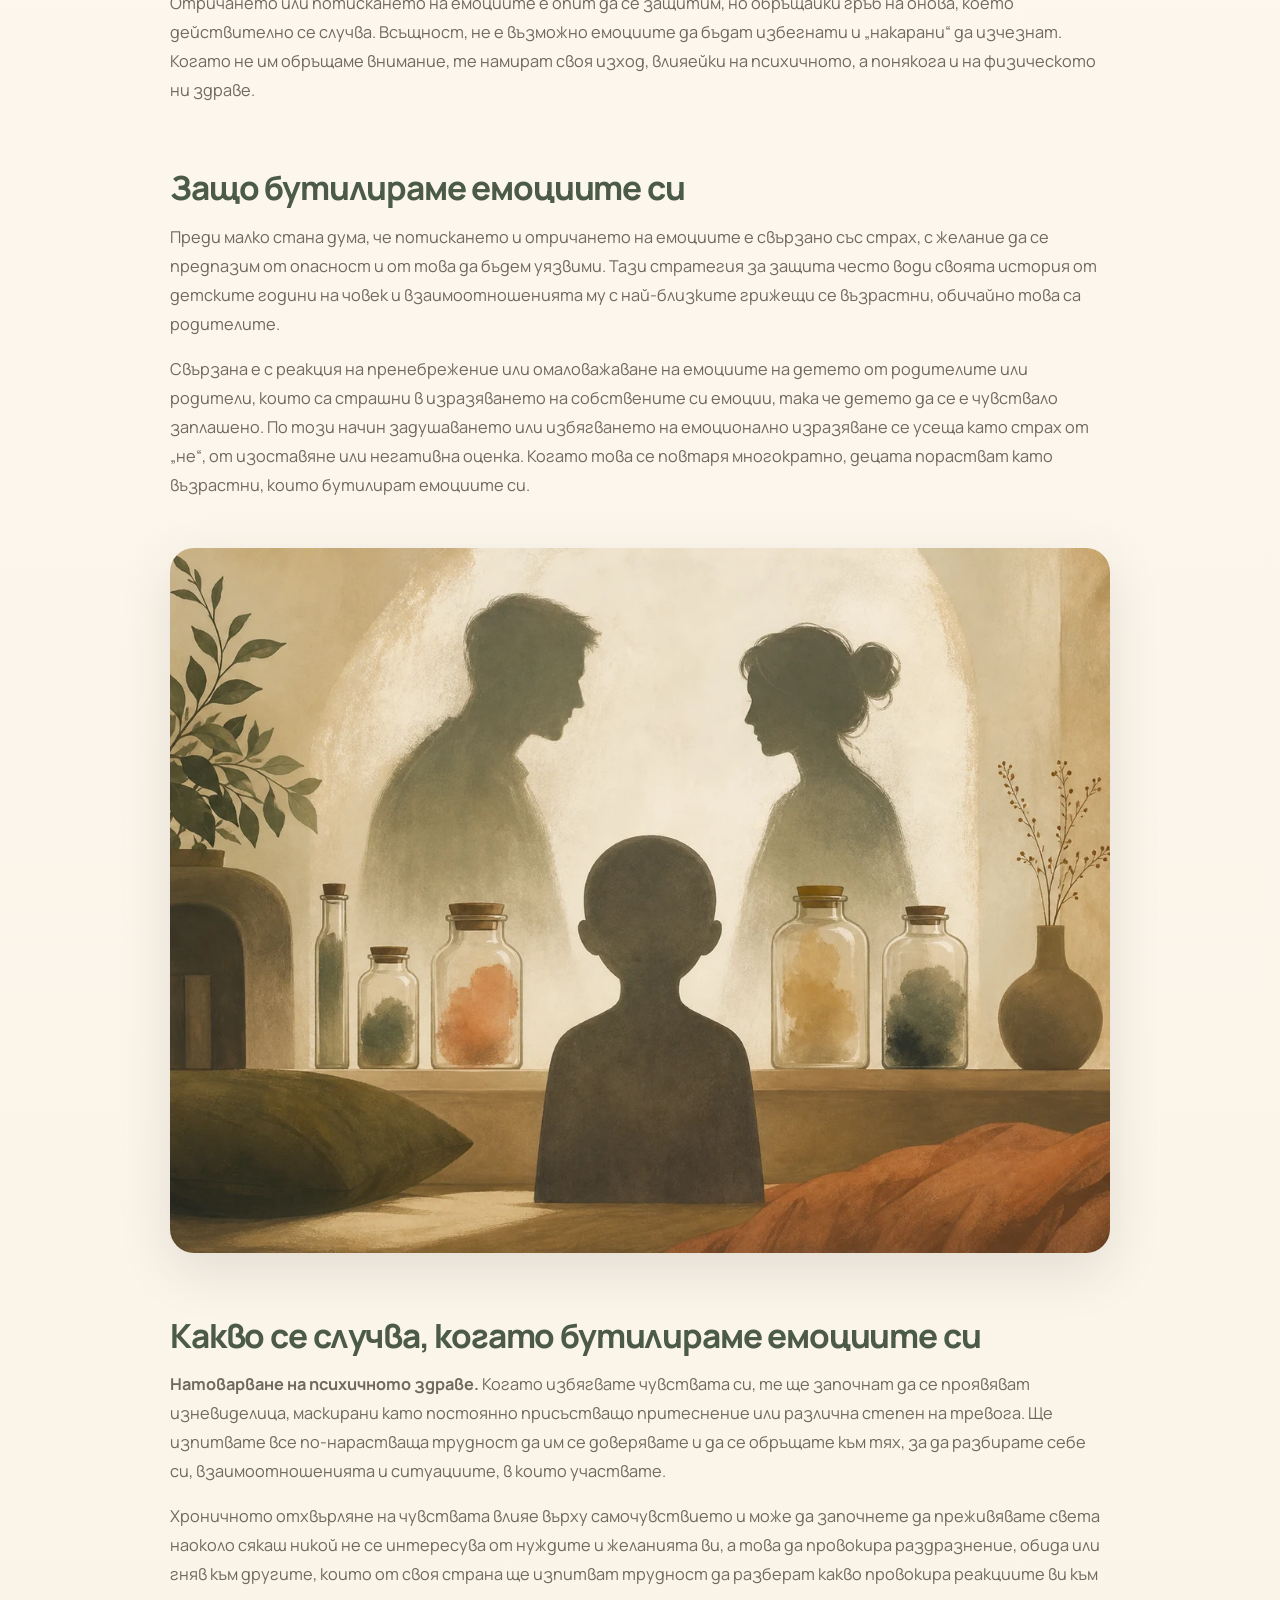
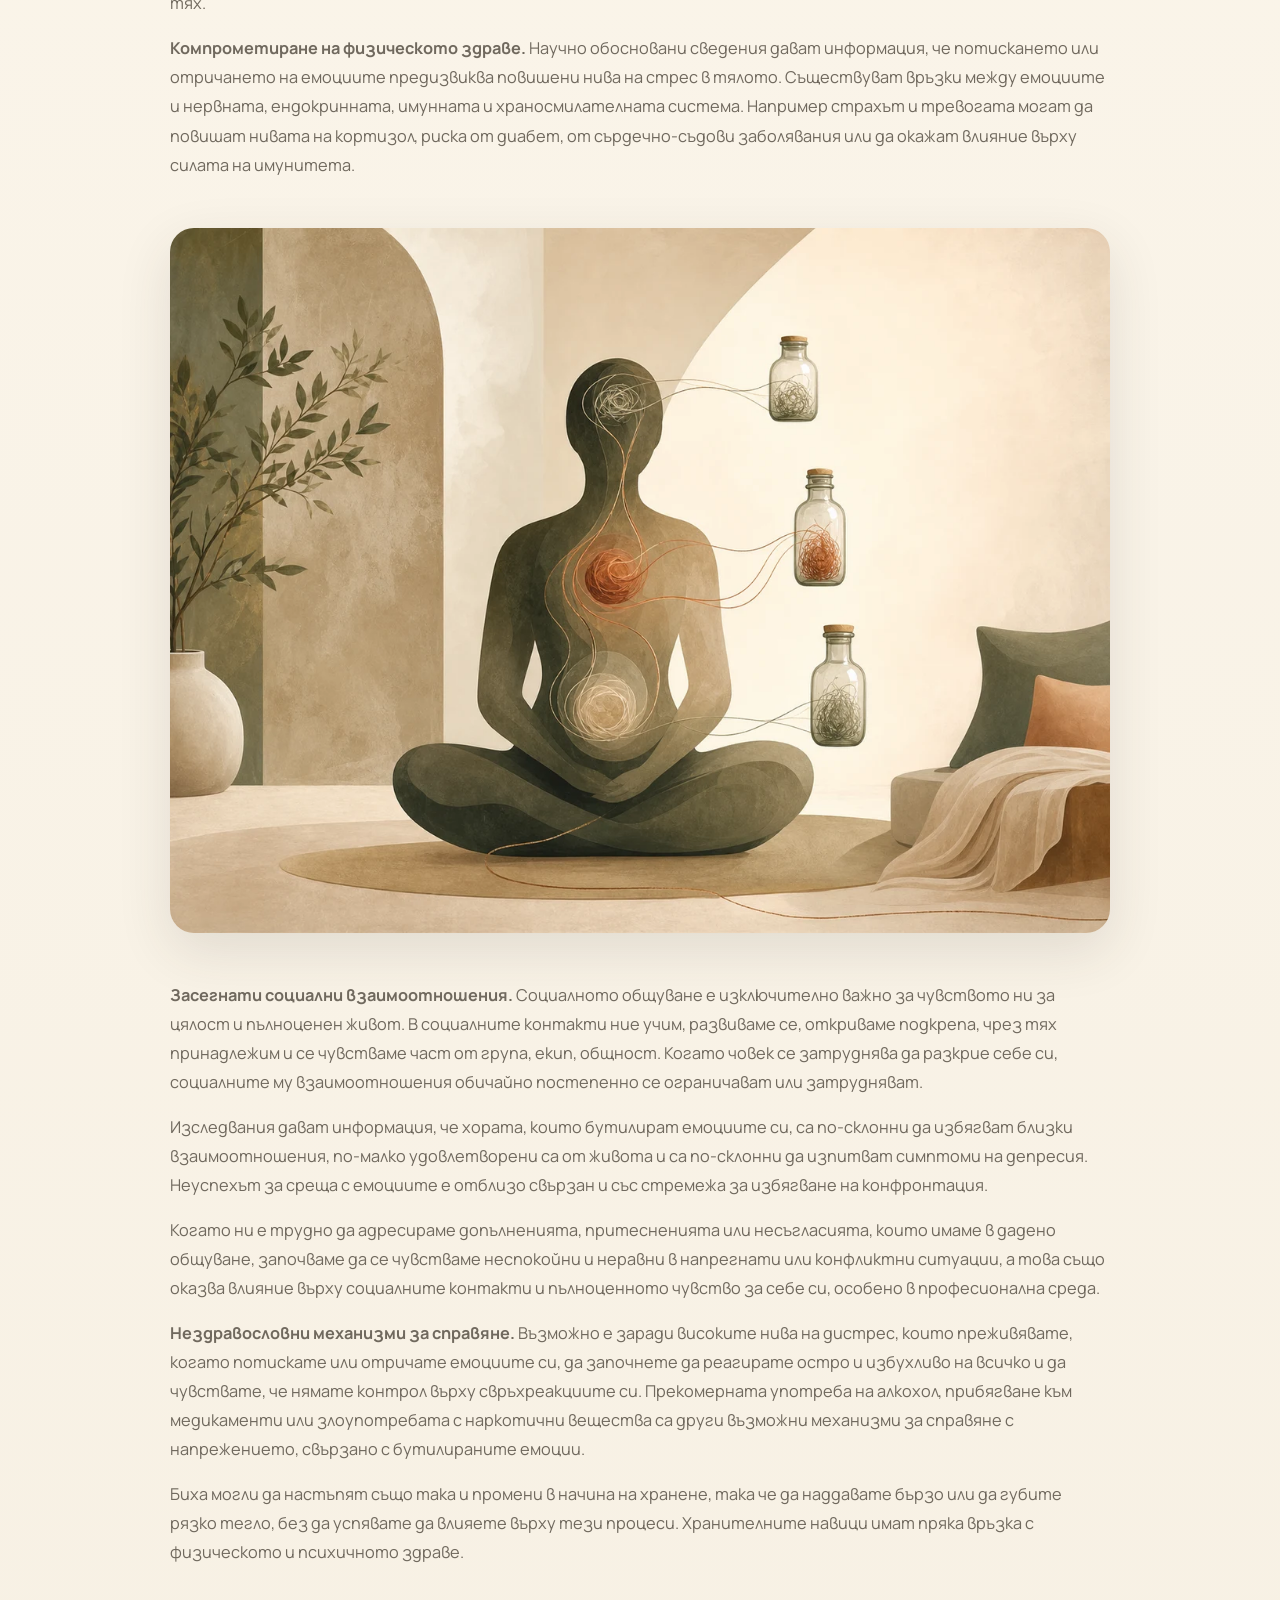
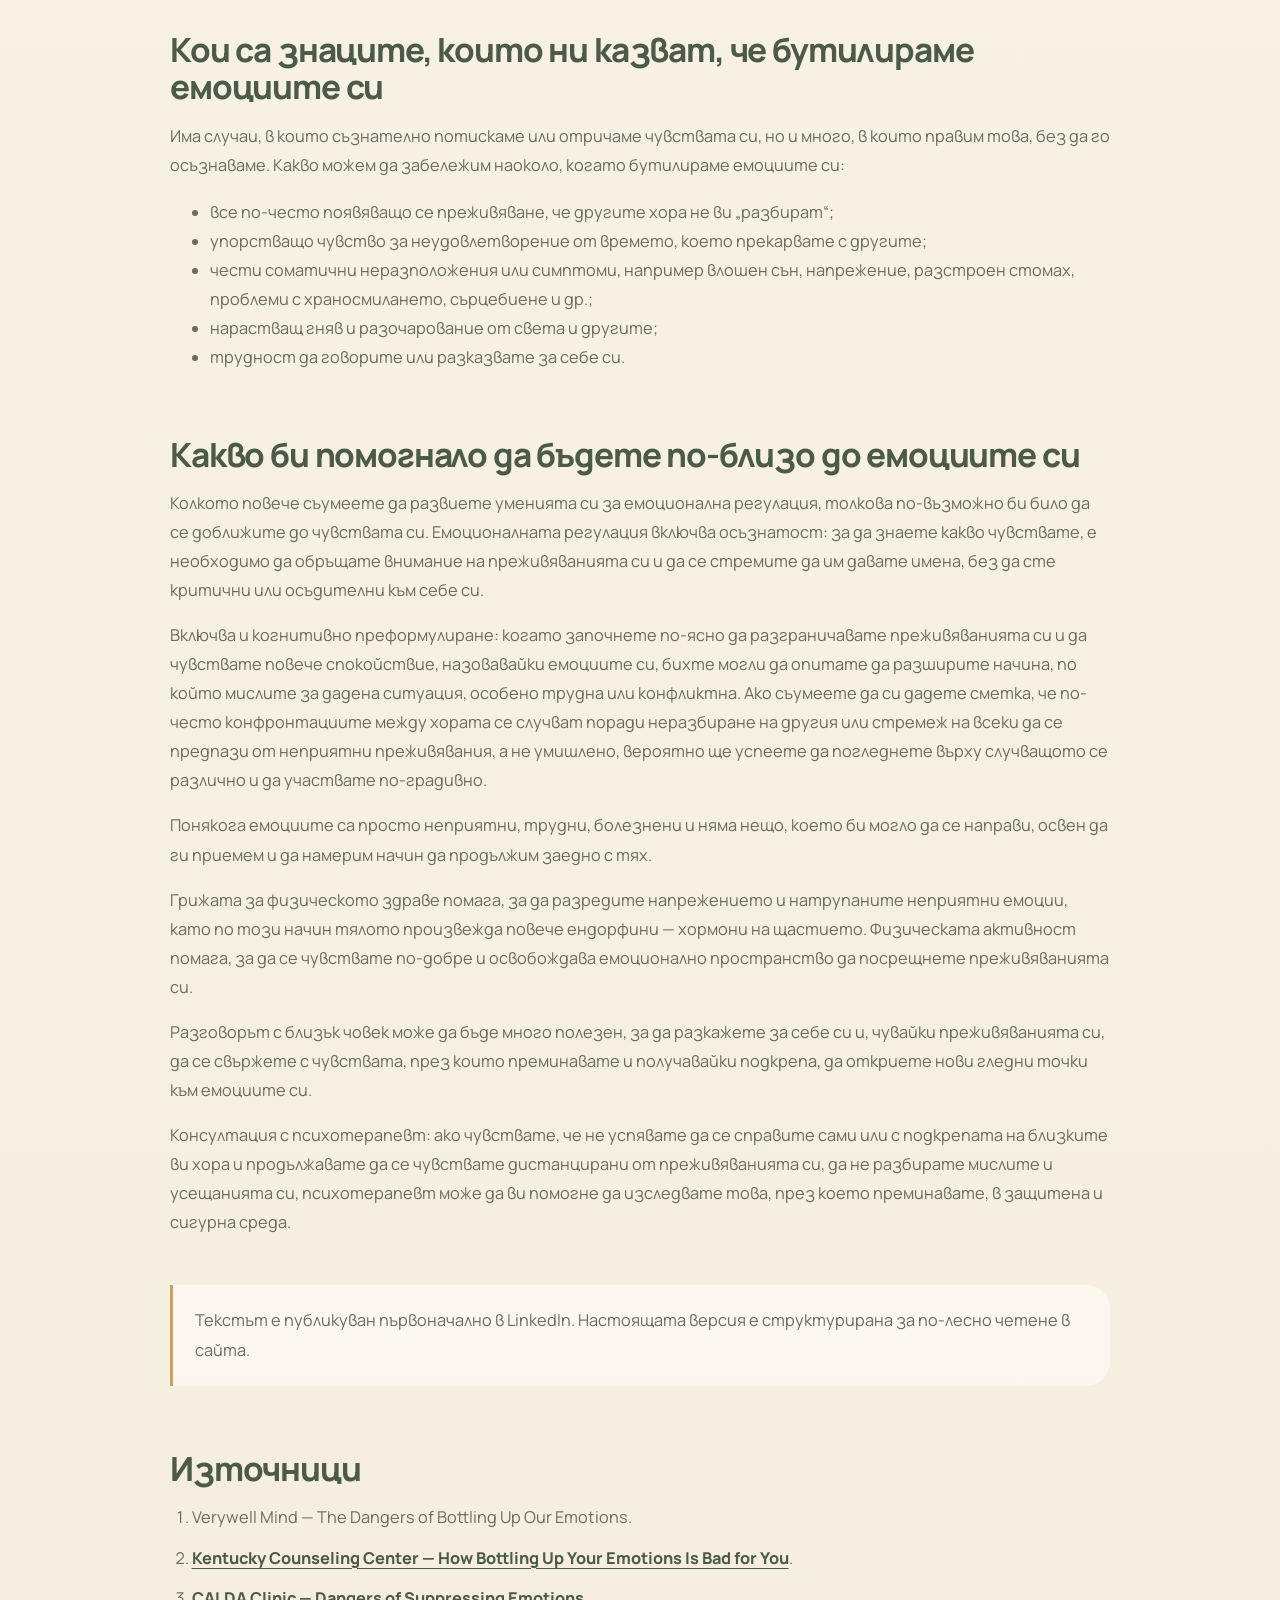
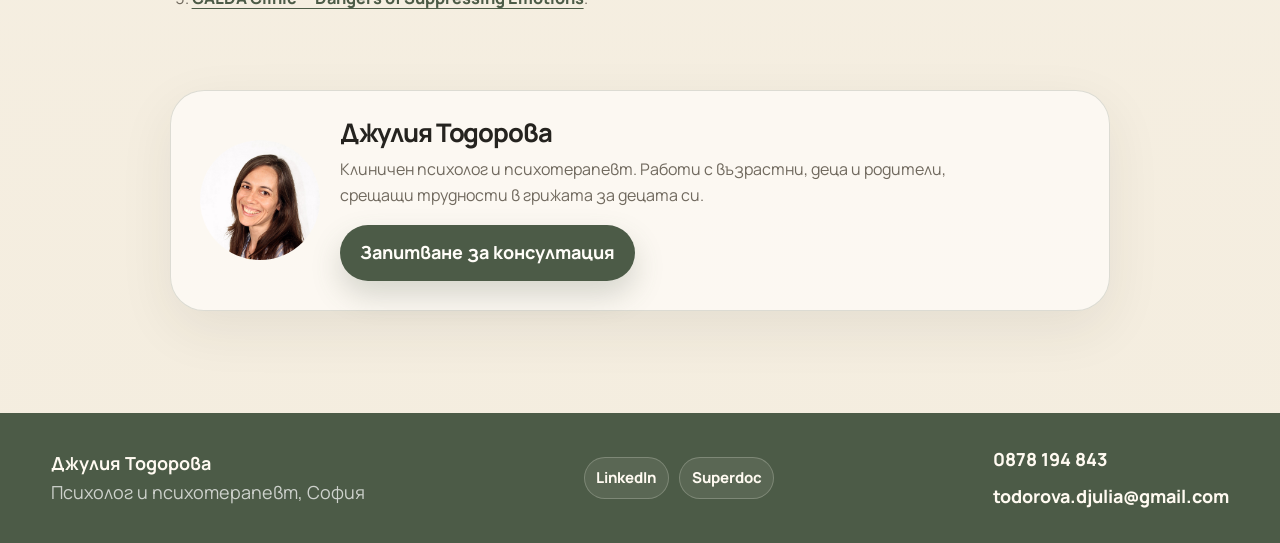
<file: blog/kakvo-se-sluchva-kogato-butilirame-emociite-si/index.html>
<!doctype html>
<html lang="bg">
  <head>
    <meta charset="UTF-8" />
    <meta name="viewport" content="width=device-width, initial-scale=1.0" />
    <title>Какво се случва, когато бутилираме емоциите си | Джулия Тодорова</title>
    <meta
      name="description"
      content="Текст от Джулия Тодорова за потиснатите емоции, разликата между контрол и регулация, отражението върху психичното и физическото здраве и възможността да бъдем по-близо до себе си."
    />
    <meta name="robots" content="index, follow" />
    <meta name="theme-color" content="#e9deca" />
    <link rel="canonical" href="https://www.juliatodorova.bg/blog/kakvo-se-sluchva-kogato-butilirame-emociite-si/" />

    <meta property="og:type" content="article" />
    <meta property="og:locale" content="bg_BG" />
    <meta property="og:site_name" content="Джулия Тодорова" />
    <meta property="og:url" content="https://www.juliatodorova.bg/blog/kakvo-se-sluchva-kogato-butilirame-emociite-si/" />
    <meta property="og:title" content="Какво се случва, когато бутилираме емоциите си" />
    <meta
      property="og:description"
      content="Текст за потиснатите емоции, тяхното отражение върху психичното и физическото здраве и пътя към емоционална регулация."
    />
    <meta property="og:image" content="https://www.juliatodorova.bg/assets/blog/bottled-emotions-featured.webp" />
    <meta property="og:image:alt" content="Илюстрация на бутилирани емоции в топла психологическа арт стилистика" />
    <meta property="article:published_time" content="2025-03-07" />
    <meta property="article:modified_time" content="2026-06-30" />
    <meta name="twitter:card" content="summary_large_image" />

    <link rel="preconnect" href="https://fonts.googleapis.com" />
    <link rel="preconnect" href="https://fonts.gstatic.com" crossorigin />
    <link href="https://fonts.googleapis.com/css2?family=Manrope:wght@400;500;600;700;800&display=swap" rel="stylesheet" />
    <link rel="stylesheet" href="../../styles.css?v=20260630-mobile-nav" />

    <script type="application/ld+json">
      {
        "@context": "https://schema.org",
        "@type": "Article",
        "headline": "Какво се случва, когато бутилираме емоциите си",
        "description": "Текст от Джулия Тодорова за потиснатите емоции, разликата между контрол и регулация, отражението върху психичното и физическото здраве и възможността да бъдем по-близо до себе си.",
        "author": {
          "@type": "Person",
          "name": "Джулия Тодорова",
          "url": "https://www.juliatodorova.bg/"
        },
        "publisher": {
          "@type": "Person",
          "name": "Джулия Тодорова"
        },
        "datePublished": "2025-03-07",
        "dateModified": "2026-06-30",
        "mainEntityOfPage": "https://www.juliatodorova.bg/blog/kakvo-se-sluchva-kogato-butilirame-emociite-si/",
        "image": "https://www.juliatodorova.bg/assets/blog/bottled-emotions-featured.webp"
      }
    </script>

    <script type="application/ld+json">
      {
        "@context": "https://schema.org",
        "@type": "BreadcrumbList",
        "itemListElement": [
          {
            "@type": "ListItem",
            "position": 1,
            "name": "Начало",
            "item": "https://www.juliatodorova.bg/"
          },
          {
            "@type": "ListItem",
            "position": 2,
            "name": "Блог",
            "item": "https://www.juliatodorova.bg/blog/"
          },
          {
            "@type": "ListItem",
            "position": 3,
            "name": "Какво се случва, когато бутилираме емоциите си",
            "item": "https://www.juliatodorova.bg/blog/kakvo-se-sluchva-kogato-butilirame-emociite-si/"
          }
        ]
      }
    </script>
  </head>

  <body>
    <a class="skip-link" href="#main">Към съдържанието</a>

    <header class="site-header" aria-label="Основна навигация">
      <a class="brand" href="/" aria-label="Начало">
        <span class="brand-mark">JT</span>
        <span>
          <strong>Джулия Тодорова</strong>
          <small>Психолог · Психотерапевт</small>
        </span>
      </a>

      <nav class="nav-links" aria-label="Навигация">
        <a href="/#za-men">За мен</a>
        <a href="/#pomosht">Помощ</a>
        <a href="/#podhod">Подход</a>
        <a href="/blog/" aria-current="page">Блог</a>
        <a href="/#kontakti">Контакти</a>
      </nav>

      <a class="btn btn-small" href="tel:+359878194843">Запитване за консултация</a>

      <details class="mobile-menu">
        <summary aria-label="Отваряне на менюто">
          <span></span>
          <span></span>
          <span></span>
        </summary>
        <nav class="mobile-menu-panel" aria-label="Мобилна навигация">
          <a href="/#za-men">За мен</a>
          <a href="/#pomosht">Помощ</a>
          <a href="/#podhod">Подход</a>
          <a href="/blog/" aria-current="page">Блог</a>
          <a href="/#kontakti">Контакти</a>
          <a class="mobile-menu-cta" href="tel:+359878194843">Запитване за консултация</a>
        </nav>
      </details>
    </header>

    <main id="main">
      <article class="section-shell article-layout">
        <nav class="breadcrumb" aria-label="Път до страницата">
          <a href="/">Начало</a>
          <span>/</span>
          <a href="/blog/">Блог</a>
        </nav>

        <header class="article-header">
          <p class="eyebrow">Емоции и психично здраве</p>
          <h1>Какво се случва, когато бутилираме емоциите си</h1>
          <div class="article-byline">
            <img
              src="../../assets/julia-todorova-razkazhimi.jpg"
              alt="Джулия Тодорова"
              width="800"
              height="1200"
            />
            <div>
              <p>Джулия Тодорова</p>
              <span>Публикувано в LinkedIn: 7 март 2025 г.</span>
              <span>Публикувано в сайта: 30 юни 2026 г.</span>
            </div>
          </div>

          <figure class="article-featured">
            <img
              src="../../assets/blog/bottled-emotions-featured.webp"
              alt="Илюстрация на бутилирани емоции в топла психологическа арт стилистика"
              width="1400"
              height="788"
            />
          </figure>
        </header>

        <div class="article-body">
          <p>
            В своя опит или в общуването с други хора всички сме се срещали с
            „бутилирани емоции“. Как обаче изглеждат те в действие, защото лесно можем
            да се досетим, че това са потиснати или отречени емоции?
          </p>

          <p>
            Сигурно се сещате за случаи, в които сте били тъжни или сте страдали за
            нещо, но социалната ситуация, в която се намирате, е изисквала да се
            усмихнете; или пък за онзи човек, който гордо твърди, че може да работи под
            интензивно напрежение и да се справя с всякакви трудни ситуации, запазвайки
            спокойствие, но в следващия момент избухва гневно в разговор с детето си.
          </p>

          <p>
            Възможно е да възразите и да кажете: „но човек не може да реагира винаги
            спонтанно и всъщност често е необходимо да владее емоциите си.“ Да, но има
            важна разлика дали владеем емоциите си, като ги потискаме и отричаме или
            като ги регулираме.
          </p>

          <p>
            Успешната регулация на емоциите е полезна за пълноценното чувство за себе
            си и за социалното ни функциониране. Тя е свързана с умението да разбираме
            чувствата си, да ги приемаме и да можем да ги комуникираме успешно,
            изразявайки своето преживяване и зачитайки това на отсрещния човек.
          </p>

          <p>
            Бутилирането на емоции е провокирано от страх, че човек може да изглежда
            слаб, несправящ се, незнаещ или най-общо — по-малко пълноценен и значим
            спрямо очакванията: своите или пък тези на другите.
          </p>

          <p>
            Отричането или потискането на емоциите е опит да се защитим, но обръщайки
            гръб на онова, което действително се случва. Всъщност, не е възможно
            емоциите да бъдат избегнати и „накарани“ да изчезнат. Когато не им обръщаме
            внимание, те намират своя изход, влияейки на психичното, а понякога и на
            физическото ни здраве.
          </p>

          <h2>Защо бутилираме емоциите си</h2>
          <p>
            Преди малко стана дума, че потискането и отричането на емоциите е свързано
            със страх, с желание да се предпазим от опасност и от това да бъдем уязвими.
            Тази стратегия за защита често води своята история от детските години на
            човек и взаимоотношенията му с най-близките грижещи се възрастни, обичайно
            това са родителите.
          </p>

          <p>
            Свързана е с реакция на пренебрежение или омаловажаване на емоциите на
            детето от родителите или родители, които са страшни в изразяването на
            собствените си емоции, така че детето да се е чувствало заплашено. По този
            начин задушаването или избягването на емоционално изразяване се усеща като
            страх от „не“, от изоставяне или негативна оценка. Когато това се повтаря
            многократно, децата порастват като възрастни, които бутилират емоциите си.
          </p>

          <figure class="article-figure article-figure-wide">
            <img
              src="../../assets/blog/bottled-emotions-childhood.webp"
              alt="Илюстрация за детските корени на потискането на емоциите"
              width="1200"
              height="900"
              loading="lazy"
            />
          </figure>

          <h2>Какво се случва, когато бутилираме емоциите си</h2>
          <p>
            <strong>Натоварване на психичното здраве.</strong> Когато избягвате
            чувствата си, те ще започнат да се проявяват изневиделица, маскирани като
            постоянно присъстващо притеснение или различна степен на тревога. Ще
            изпитвате все по-нарастваща трудност да им се доверявате и да се обръщате
            към тях, за да разбирате себе си, взаимоотношенията и ситуациите, в които
            участвате.
          </p>

          <p>
            Хроничното отхвърляне на чувствата влияе върху самочувствието и може да
            започнете да преживявате света наоколо сякаш никой не се интересува от
            нуждите и желанията ви, а това да провокира раздразнение, обида или гняв към
            другите, които от своя страна ще изпитват трудност да разберат какво
            провокира реакциите ви към тях.
          </p>

          <p>
            <strong>Компрометиране на физическото здраве.</strong> Научно обосновани
            сведения дават информация, че потискането или отричането на емоциите
            предизвиква повишени нива на стрес в тялото. Съществуват връзки между
            емоциите и нервната, ендокринната, имунната и храносмилателната система.
            Например страхът и тревогата могат да повишат нивата на кортизол, риска от
            диабет, от сърдечно-съдови заболявания или да окажат влияние върху силата на
            имунитета.
          </p>

          <figure class="article-figure article-figure-wide">
            <img
              src="../../assets/blog/bottled-emotions-body.webp"
              alt="Илюстрация за връзката между потиснатите емоции и тялото"
              width="1200"
              height="900"
              loading="lazy"
            />
          </figure>

          <p>
            <strong>Засегнати социални взаимоотношения.</strong> Социалното общуване е
            изключително важно за чувството ни за цялост и пълноценен живот. В
            социалните контакти ние учим, развиваме се, откриваме подкрепа, чрез тях
            принадлежим и се чувстваме част от група, екип, общност. Когато човек се
            затруднява да разкрие себе си, социалните му взаимоотношения обичайно
            постепенно се ограничават или затрудняват.
          </p>

          <p>
            Изследвания дават информация, че хората, които бутилират емоциите си, са
            по-склонни да избягват близки взаимоотношения, по-малко удовлетворени са от
            живота и са по-склонни да изпитват симптоми на депресия. Неуспехът за среща
            с емоциите е отблизо свързан и със стремежа за избягване на конфронтация.
          </p>

          <p>
            Когато ни е трудно да адресираме допълненията, притесненията или
            несъгласията, които имаме в дадено общуване, започваме да се чувстваме
            неспокойни и неравни в напрегнати или конфликтни ситуации, а това също
            оказва влияние върху социалните контакти и пълноценното чувство за себе си,
            особено в професионална среда.
          </p>

          <p>
            <strong>Нездравословни механизми за справяне.</strong> Възможно е заради
            високите нива на дистрес, които преживявате, когато потискате или отричате
            емоциите си, да започнете да реагирате остро и избухливо на всичко и да
            чувствате, че нямате контрол върху свръхреакциите си. Прекомерната употреба
            на алкохол, прибягване към медикаменти или злоупотребата с наркотични
            вещества са други възможни механизми за справяне с напрежението, свързано с
            бутилираните емоции.
          </p>

          <p>
            Биха могли да настъпят също така и промени в начина на хранене, така че да
            наддавате бързо или да губите рязко тегло, без да успявате да влияете върху
            тези процеси. Хранителните навици имат пряка връзка с физическото и
            психичното здраве.
          </p>

          <h2>Кои са знаците, които ни казват, че бутилираме емоциите си</h2>
          <p>
            Има случаи, в които съзнателно потискаме или отричаме чувствата си, но и
            много, в които правим това, без да го осъзнаваме. Какво можем да забележим
            наоколо, когато бутилираме емоциите си:
          </p>

          <ul>
            <li>все по-често появяващо се преживяване, че другите хора не ви „разбират“;</li>
            <li>упорстващо чувство за неудовлетворение от времето, което прекарвате с другите;</li>
            <li>чести соматични неразположения или симптоми, например влошен сън, напрежение, разстроен стомах, проблеми с храносмилането, сърцебиене и др.;</li>
            <li>нарастващ гняв и разочарование от света и другите;</li>
            <li>трудност да говорите или разказвате за себе си.</li>
          </ul>

          <h2>Какво би помогнало да бъдете по-близо до емоциите си</h2>
          <p>
            Колкото повече съумеете да развиете уменията си за емоционална регулация,
            толкова по-възможно би било да се доближите до чувствата си. Емоционалната
            регулация включва осъзнатост: за да знаете какво чувствате, е необходимо да
            обръщате внимание на преживяванията си и да се стремите да им давате имена,
            без да сте критични или осъдителни към себе си.
          </p>

          <p>
            Включва и когнитивно преформулиране: когато започнете по-ясно да
            разграничавате преживяванията си и да чувствате повече спокойствие,
            назовавайки емоциите си, бихте могли да опитате да разширите начина, по
            който мислите за дадена ситуация, особено трудна или конфликтна. Ако съумеете
            да си дадете сметка, че по-често конфронтациите между хората се случват
            поради неразбиране на другия или стремеж на всеки да се предпази от неприятни
            преживявания, а не умишлено, вероятно ще успеете да погледнете върху
            случващото се различно и да участвате по-градивно.
          </p>

          <p>
            Понякога емоциите са просто неприятни, трудни, болезнени и няма нещо, което
            би могло да се направи, освен да ги приемем и да намерим начин да продължим
            заедно с тях.
          </p>

          <p>
            Грижата за физическото здраве помага, за да разредите напрежението и
            натрупаните неприятни емоции, като по този начин тялото произвежда повече
            ендорфини — хормони на щастието. Физическата активност помага, за да се
            чувствате по-добре и освобождава емоционално пространство да посрещнете
            преживяванията си.
          </p>

          <p>
            Разговорът с близък човек може да бъде много полезен, за да разкажете за себе
            си и, чувайки преживяванията си, да се свържете с чувствата, през които
            преминавате и получавайки подкрепа, да откриете нови гледни точки към
            емоциите си.
          </p>

          <p>
            Консултация с психотерапевт: ако чувствате, че не успявате да се справите
            сами или с подкрепата на близките ви хора и продължавате да се чувствате
            дистанцирани от преживяванията си, да не разбирате мислите и усещанията си,
            психотерапевт може да ви помогне да изследвате това, през което преминавате,
            в защитена и сигурна среда.
          </p>

          <aside class="article-note">
            <p>
              Текстът е публикуван първоначално в LinkedIn. Настоящата версия е
              структурирана за по-лесно четене в сайта.
            </p>
          </aside>

          <h2>Източници</h2>
          <ol class="sources-list">
            <li>Verywell Mind — The Dangers of Bottling Up Our Emotions.</li>
            <li><a href="https://kentuckycounselingcenter.com/how-bottling-up-your-emotions-is-bad-for-you/" target="_blank" rel="noopener">Kentucky Counseling Center — How Bottling Up Your Emotions Is Bad for You</a>.</li>
            <li><a href="https://caldaclinic.com/dangers-of-suppressing-emotions/" target="_blank" rel="noopener">CALDA Clinic — Dangers of Suppressing Emotions</a>.</li>
          </ol>
        </div>

        <footer class="article-author">
          <img
            src="../../assets/julia-todorova-razkazhimi.jpg"
            alt="Джулия Тодорова психолог и психотерапевт София"
            width="360"
            height="360"
          />
          <div>
            <h2>Джулия Тодорова</h2>
            <p>
              Клиничен психолог и психотерапевт. Работи с възрастни, деца и родители,
              срещащи трудности в грижата за децата си.
            </p>
            <a class="btn" href="tel:+359878194843">Запитване за консултация</a>
          </div>
        </footer>
      </article>
    </main>

    <footer class="site-footer">
      <div>
        <strong>Джулия Тодорова</strong>
        <span>Психолог и психотерапевт, София</span>
      </div>

      <nav class="footer-social" aria-label="Профили на Джулия Тодорова">
        <a href="https://www.linkedin.com/in/julia-todorova-a5bbb656" target="_blank" rel="noopener" aria-label="LinkedIn профил на Джулия Тодорова">
          <span>LinkedIn</span>
        </a>
        <a href="https://superdoc.bg/lekar/dzhulia-todorova" target="_blank" rel="noopener" aria-label="Superdoc профил на Джулия Тодорова">
          <span>Superdoc</span>
        </a>
      </nav>

      <div class="footer-contact">
        <a href="tel:+359878194843" aria-label="Телефон 0878 194 843"><span>0878 194 843</span></a>
        <a href="mailto:todorova.djulia@gmail.com" aria-label="Имейл todorova.djulia@gmail.com"><span>todorova.djulia@gmail.com</span></a>
      </div>
    </footer>

    <a class="mobile-call" href="tel:+359878194843" aria-label="Запитване за консултация">Запитване за консултация</a>
  </body>
</html>
</file>
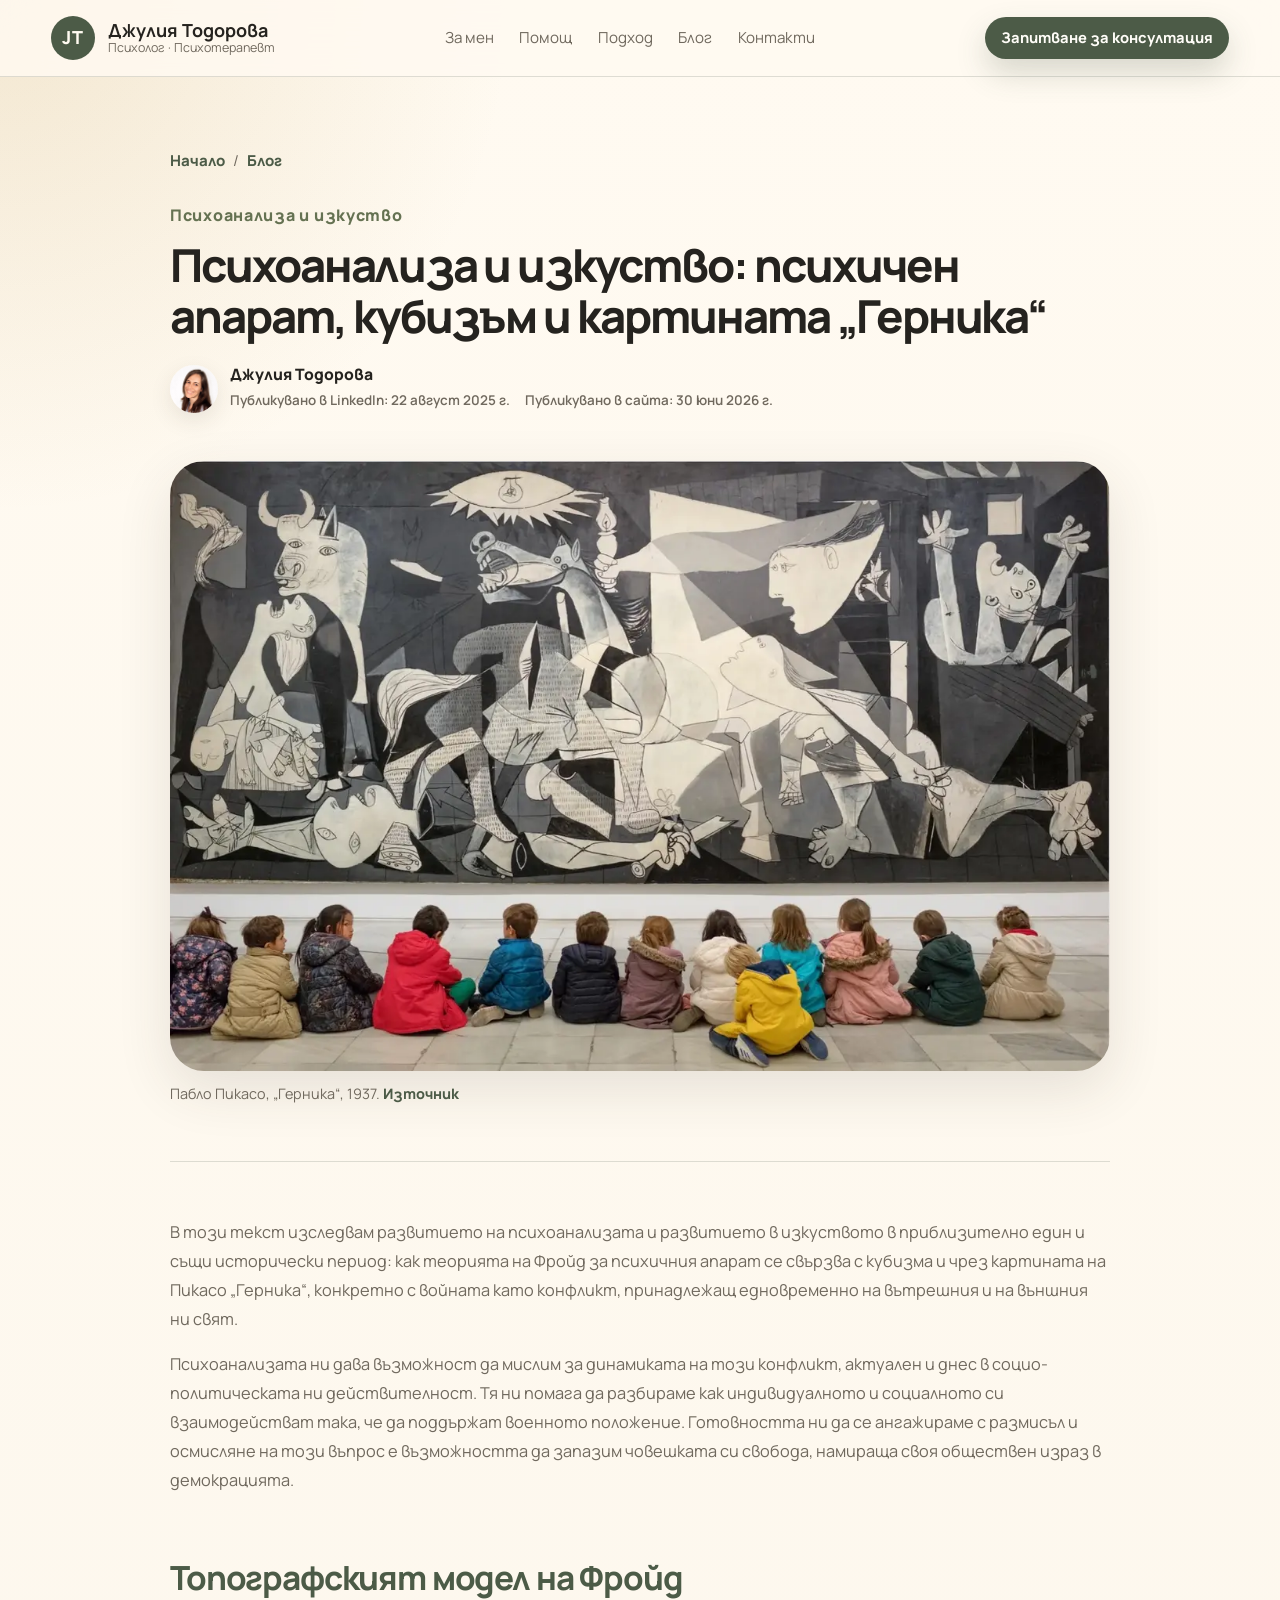
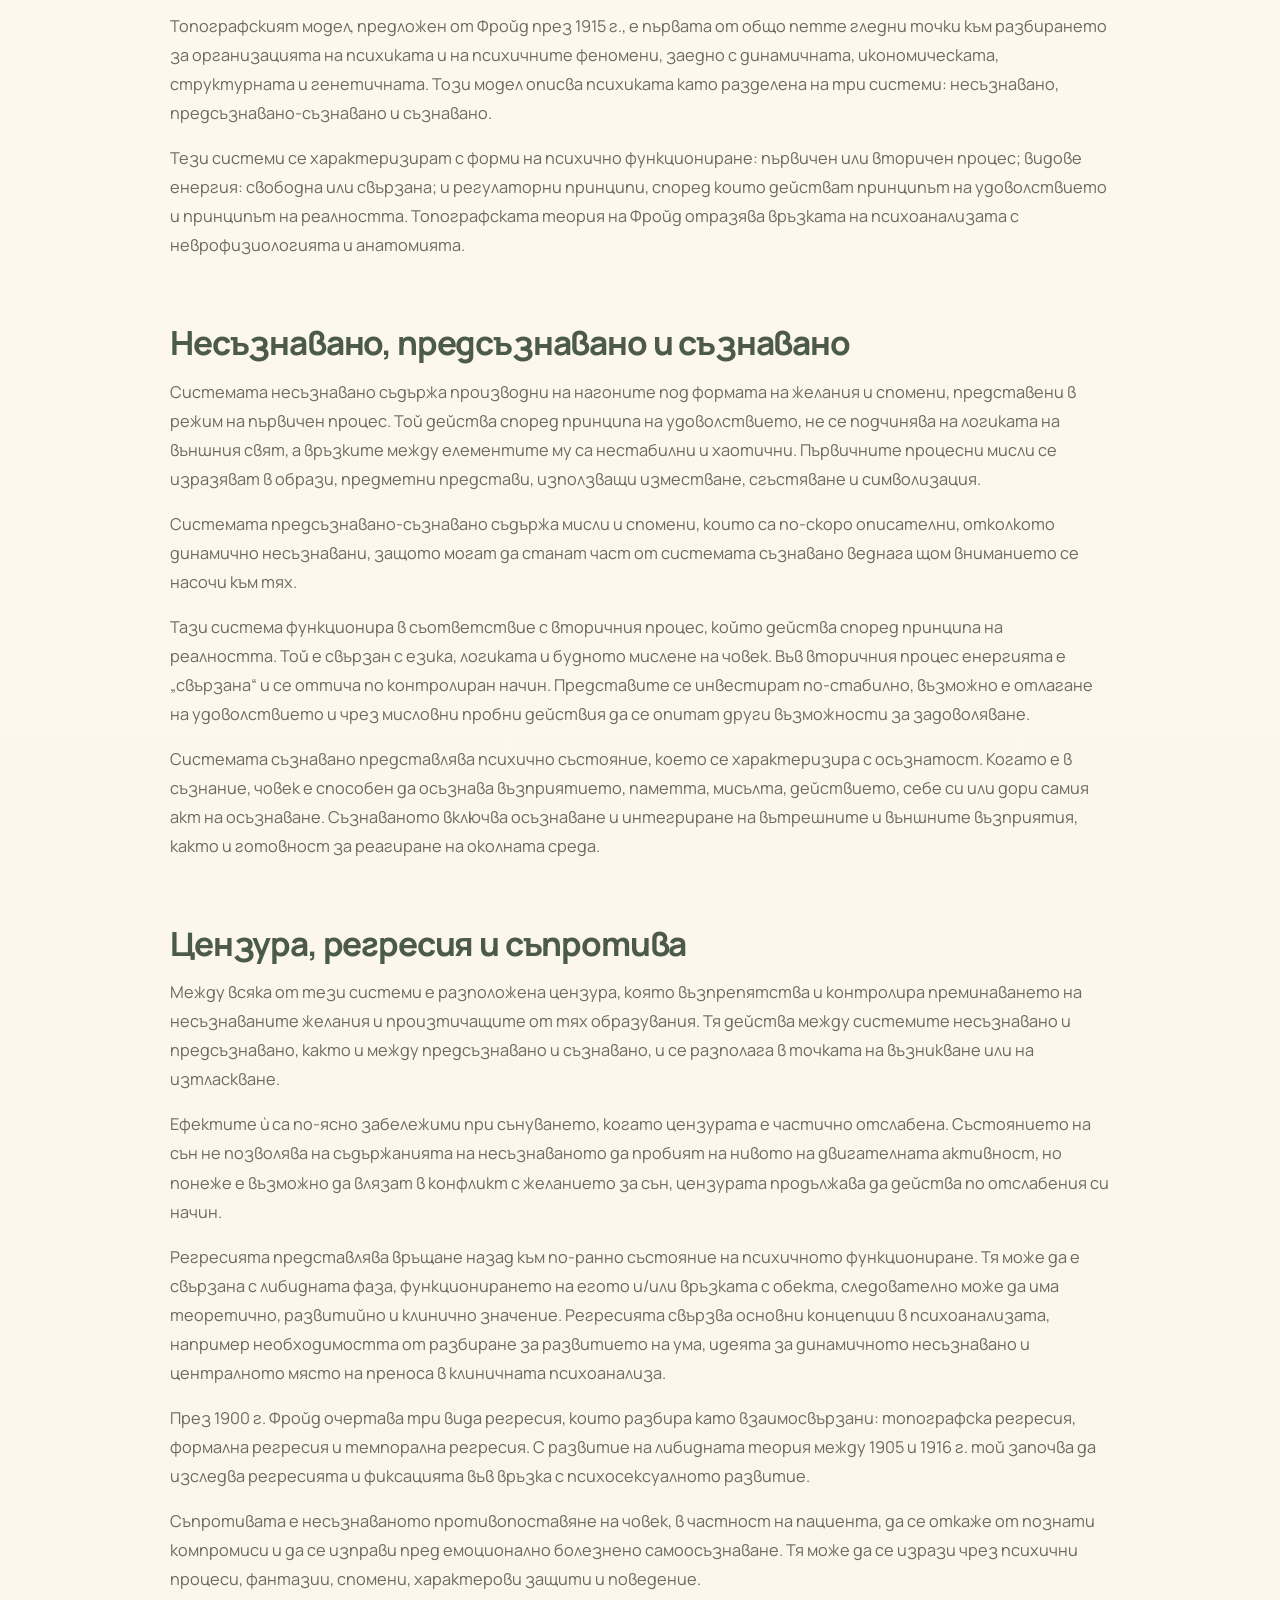
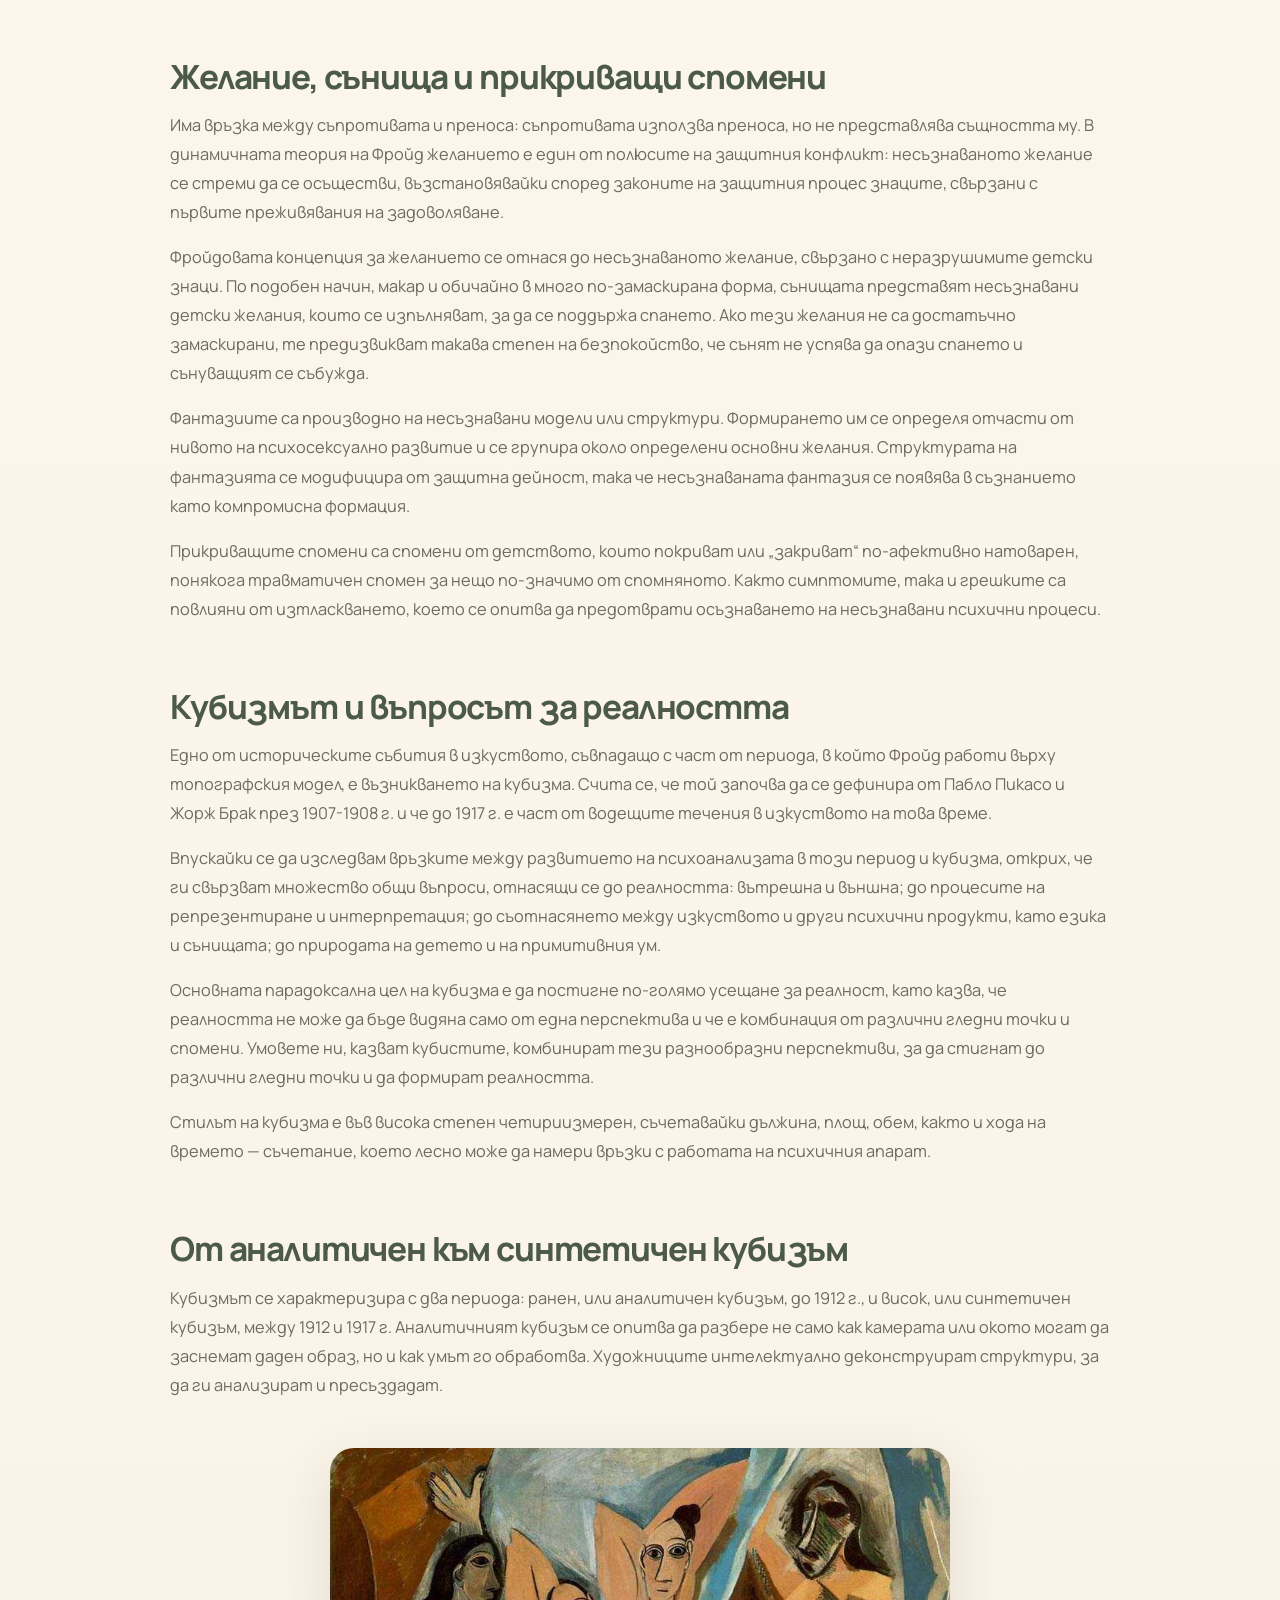
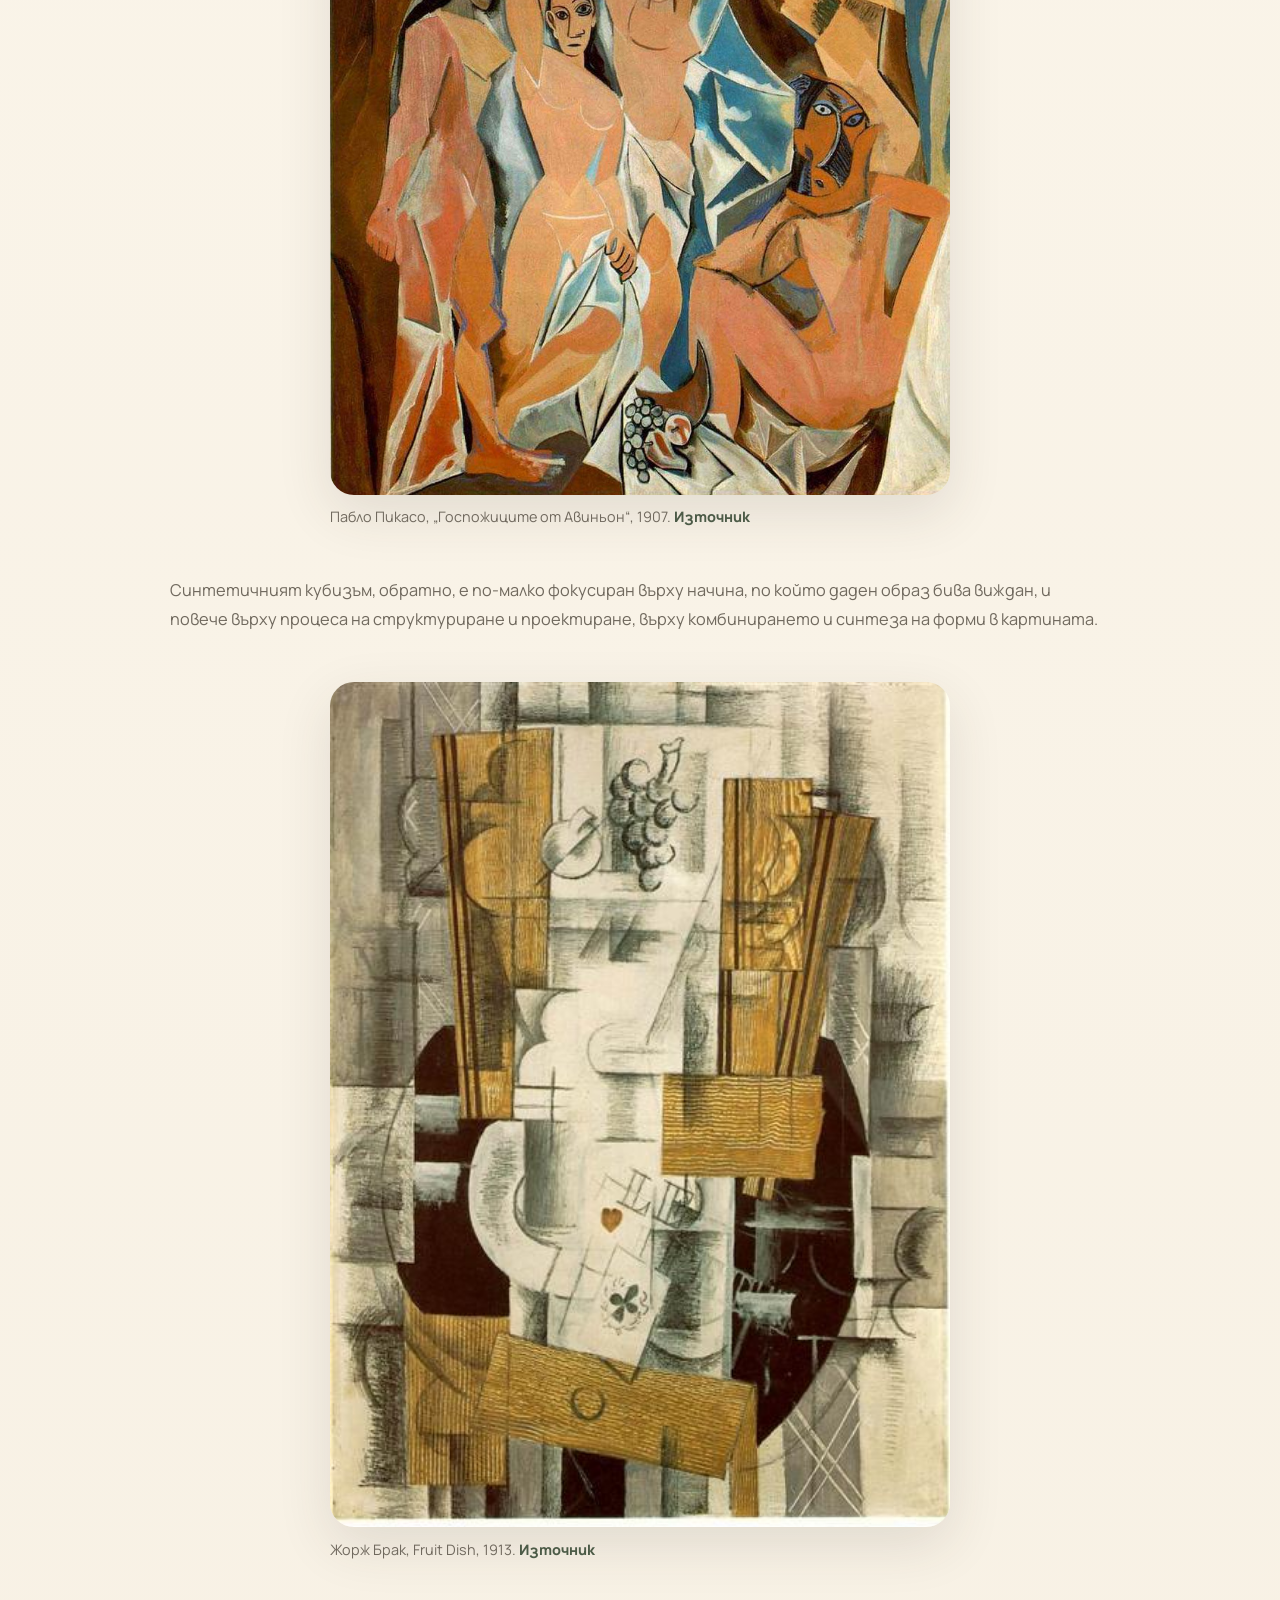
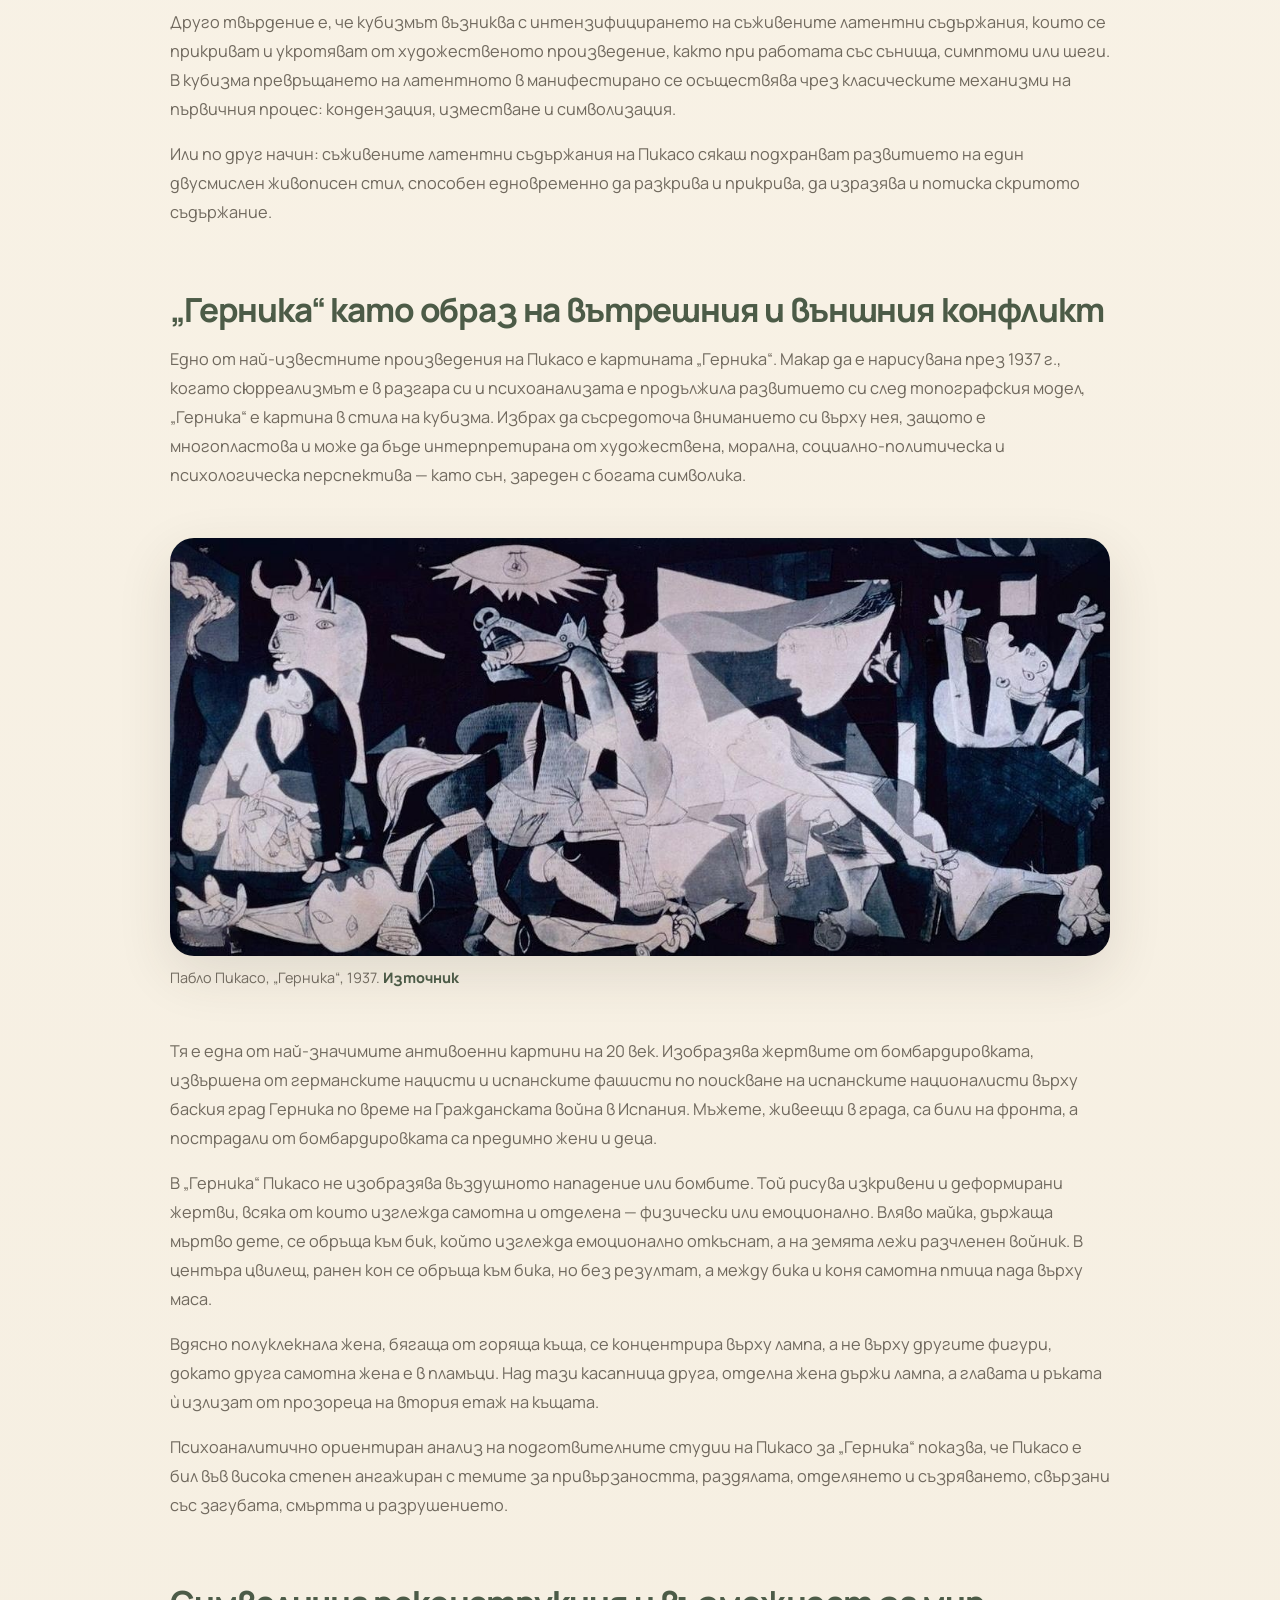
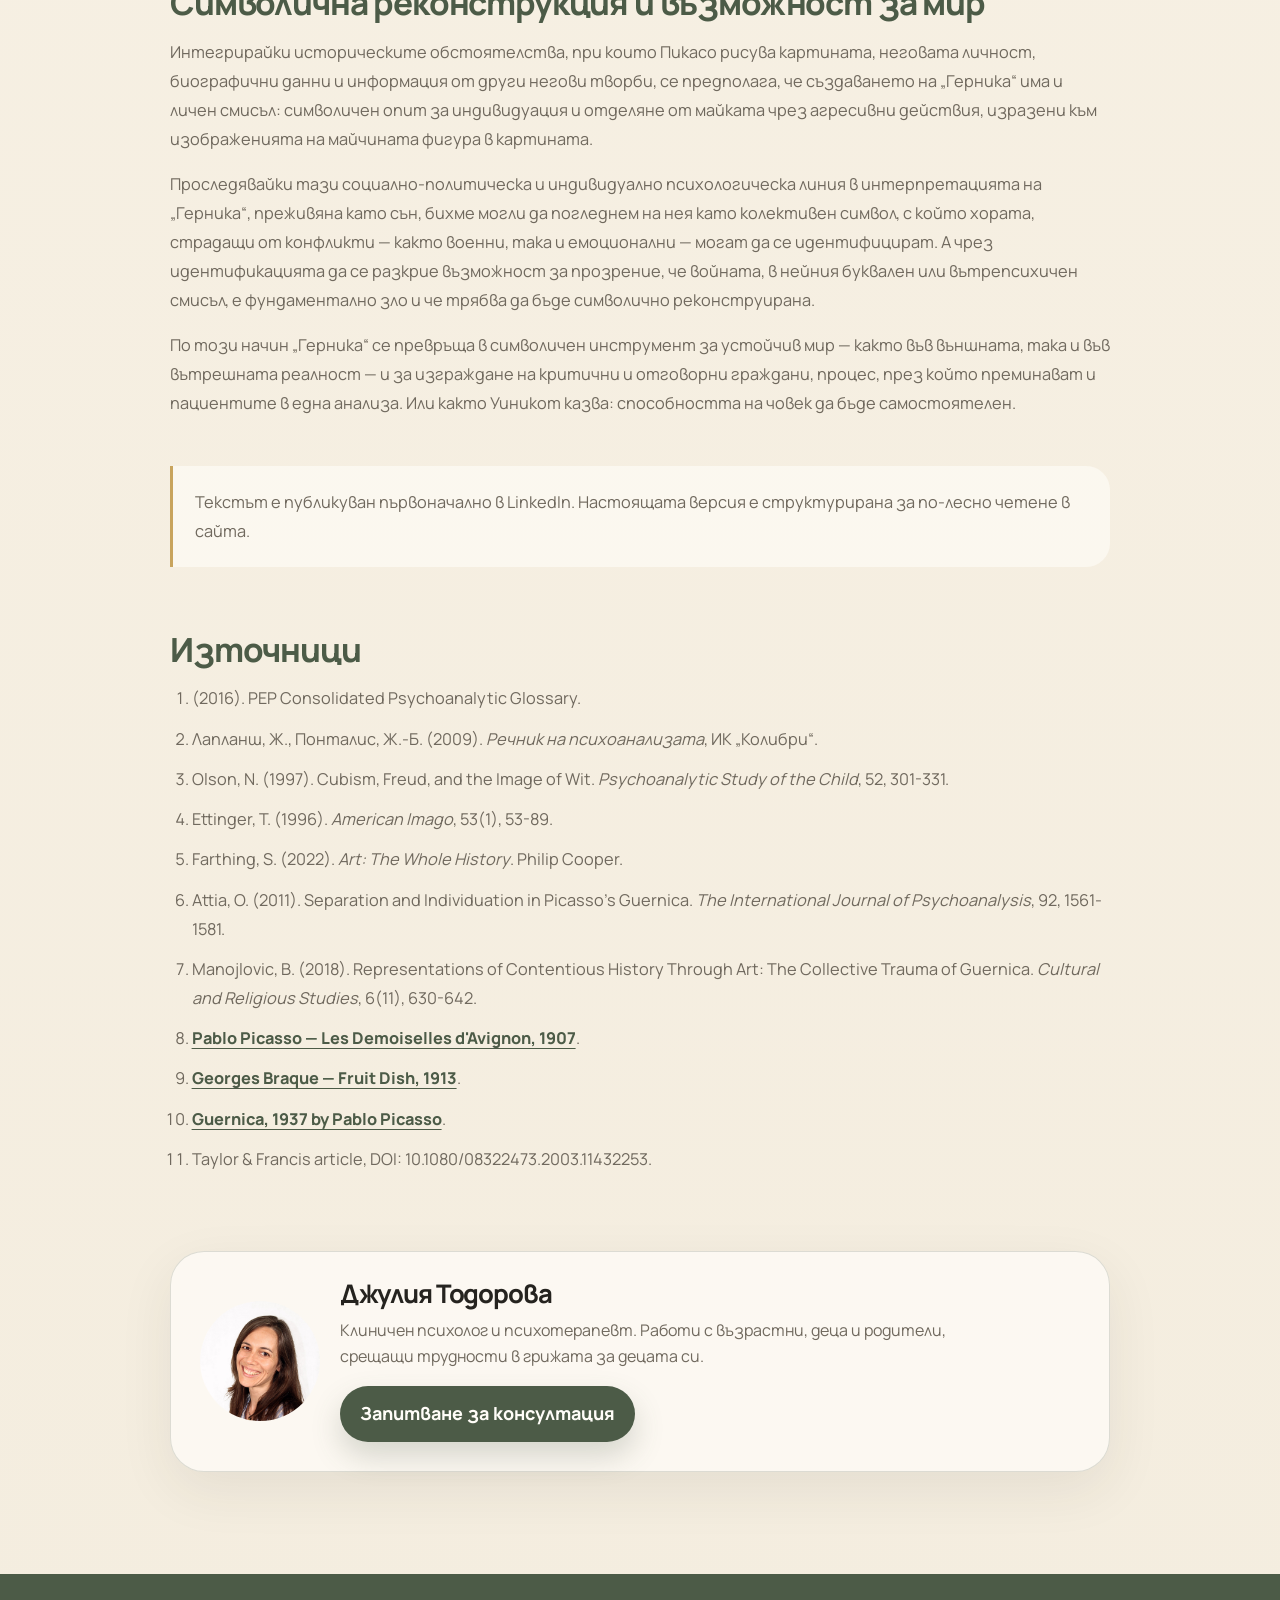
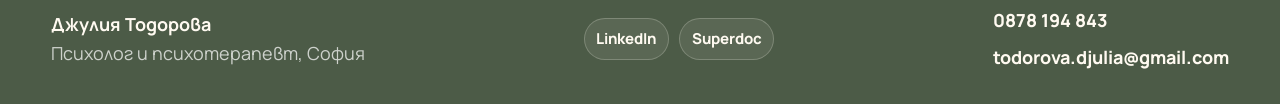
<file: blog/psihoanaliza-izkustvo-psihichen-aparat-kubizam-gernika/index.html>
<!doctype html>
<html lang="bg">
  <head>
    <meta charset="UTF-8" />
    <meta name="viewport" content="width=device-width, initial-scale=1.0" />
    <title>Психоанализа и изкуство: психичен апарат, кубизъм и „Герника“ | Джулия Тодорова</title>
    <meta
      name="description"
      content="Текст от Джулия Тодорова за топографския модел на Фройд, кубизма и картината „Герника“ като образ на вътрешен и външен конфликт."
    />
    <meta name="robots" content="index, follow" />
    <meta name="theme-color" content="#e9deca" />
    <link rel="canonical" href="https://www.juliatodorova.bg/blog/psihoanaliza-izkustvo-psihichen-aparat-kubizam-gernika/" />

    <meta property="og:type" content="article" />
    <meta property="og:locale" content="bg_BG" />
    <meta property="og:site_name" content="Джулия Тодорова" />
    <meta property="og:url" content="https://www.juliatodorova.bg/blog/psihoanaliza-izkustvo-psihichen-aparat-kubizam-gernika/" />
    <meta property="og:title" content="Психоанализа и изкуство: психичен апарат, кубизъм и „Герника“" />
    <meta
      property="og:description"
      content="Текст за топографския модел на Фройд, кубизма и „Герника“ като образ на конфликт, който принадлежи едновременно на вътрешния и външния свят."
    />
    <meta property="og:image" content="https://www.juliatodorova.bg/assets/blog/guernica-children-featured.webp" />
    <meta property="og:image:alt" content="Деца пред картината Герника на Пабло Пикасо" />
    <meta property="article:published_time" content="2025-08-22" />
    <meta property="article:modified_time" content="2026-06-30" />
    <meta name="twitter:card" content="summary_large_image" />

    <link rel="preconnect" href="https://fonts.googleapis.com" />
    <link rel="preconnect" href="https://fonts.gstatic.com" crossorigin />
    <link href="https://fonts.googleapis.com/css2?family=Manrope:wght@400;500;600;700;800&display=swap" rel="stylesheet" />
    <link rel="stylesheet" href="../../styles.css?v=20260630-mobile-nav" />

    <script type="application/ld+json">
      {
        "@context": "https://schema.org",
        "@type": "Article",
        "headline": "Психоанализа и изкуство: психичен апарат, кубизъм и картината „Герника“",
        "description": "Текст от Джулия Тодорова за топографския модел на Фройд, кубизма и картината „Герника“ като образ на вътрешен и външен конфликт.",
        "author": {
          "@type": "Person",
          "name": "Джулия Тодорова",
          "url": "https://www.juliatodorova.bg/"
        },
        "publisher": {
          "@type": "Person",
          "name": "Джулия Тодорова"
        },
        "datePublished": "2025-08-22",
        "dateModified": "2026-06-30",
        "mainEntityOfPage": "https://www.juliatodorova.bg/blog/psihoanaliza-izkustvo-psihichen-aparat-kubizam-gernika/",
        "image": "https://www.juliatodorova.bg/assets/blog/guernica-children-featured.webp"
      }
    </script>

    <script type="application/ld+json">
      {
        "@context": "https://schema.org",
        "@type": "BreadcrumbList",
        "itemListElement": [
          {
            "@type": "ListItem",
            "position": 1,
            "name": "Начало",
            "item": "https://www.juliatodorova.bg/"
          },
          {
            "@type": "ListItem",
            "position": 2,
            "name": "Блог",
            "item": "https://www.juliatodorova.bg/blog/"
          },
          {
            "@type": "ListItem",
            "position": 3,
            "name": "Психоанализа и изкуство",
            "item": "https://www.juliatodorova.bg/blog/psihoanaliza-izkustvo-psihichen-aparat-kubizam-gernika/"
          }
        ]
      }
    </script>
  </head>

  <body>
    <a class="skip-link" href="#main">Към съдържанието</a>

    <header class="site-header" aria-label="Основна навигация">
      <a class="brand" href="/" aria-label="Начало">
        <span class="brand-mark">JT</span>
        <span>
          <strong>Джулия Тодорова</strong>
          <small>Психолог · Психотерапевт</small>
        </span>
      </a>

      <nav class="nav-links" aria-label="Навигация">
        <a href="/#za-men">За мен</a>
        <a href="/#pomosht">Помощ</a>
        <a href="/#podhod">Подход</a>
        <a href="/blog/" aria-current="page">Блог</a>
        <a href="/#kontakti">Контакти</a>
      </nav>

      <a class="btn btn-small" href="tel:+359878194843">Запитване за консултация</a>

      <details class="mobile-menu">
        <summary aria-label="Отваряне на менюто">
          <span></span>
          <span></span>
          <span></span>
        </summary>
        <nav class="mobile-menu-panel" aria-label="Мобилна навигация">
          <a href="/#za-men">За мен</a>
          <a href="/#pomosht">Помощ</a>
          <a href="/#podhod">Подход</a>
          <a href="/blog/" aria-current="page">Блог</a>
          <a href="/#kontakti">Контакти</a>
          <a class="mobile-menu-cta" href="tel:+359878194843">Запитване за консултация</a>
        </nav>
      </details>
    </header>

    <main id="main">
      <article class="section-shell article-layout">
        <nav class="breadcrumb" aria-label="Път до страницата">
          <a href="/">Начало</a>
          <span>/</span>
          <a href="/blog/">Блог</a>
        </nav>

        <header class="article-header">
          <p class="eyebrow">Психоанализа и изкуство</p>
          <h1>Психоанализа и изкуство: психичен апарат, кубизъм и картината „Герника“</h1>
          <div class="article-byline">
            <img
              src="../../assets/julia-todorova-razkazhimi.jpg"
              alt="Джулия Тодорова"
              width="800"
              height="1200"
            />
            <div>
              <p>Джулия Тодорова</p>
              <span>Публикувано в LinkedIn: 22 август 2025 г.</span>
              <span>Публикувано в сайта: 30 юни 2026 г.</span>
            </div>
          </div>

          <figure class="article-featured">
            <img
              src="../../assets/blog/guernica-children-featured.webp"
              alt="Деца пред картината Герника на Пабло Пикасо"
              width="1200"
              height="779"
            />
            <figcaption>
              Пабло Пикасо, „Герника“, 1937.
              <a href="https://katdr.medium.com/guernica-1937-the-politics-of-art-interpretation-and-cubism-0950efdf74b2" target="_blank" rel="noopener">Източник</a>
            </figcaption>
          </figure>
        </header>

        <div class="article-body">
          <p>
            В този текст изследвам развитието на психоанализата и развитието в изкуството
            в приблизително един и същи исторически период: как теорията на Фройд за
            психичния апарат се свързва с кубизма и чрез картината на Пикасо „Герника“,
            конкретно с войната като конфликт, принадлежащ едновременно на вътрешния и на
            външния ни свят.
          </p>

          <p>
            Психоанализата ни дава възможност да мислим за динамиката на този конфликт,
            актуален и днес в социо-политическата ни действителност. Тя ни помага да
            разбираме как индивидуалното и социалното си взаимодействат така, че да
            поддържат военното положение. Готовността ни да се ангажираме с размисъл и
            осмисляне на този въпрос е възможността да запазим човешката си свобода,
            намираща своя обществен израз в демокрацията.
          </p>

          <h2>Топографският модел на Фройд</h2>
          <p>
            Топографският модел, предложен от Фройд през 1915 г., е първата от общо петте
            гледни точки към разбирането за организацията на психиката и на психичните
            феномени, заедно с динамичната, икономическата, структурната и генетичната.
            Този модел описва психиката като разделена на три системи: несъзнавано,
            предсъзнавано-съзнавано и съзнавано.
          </p>

          <p>
            Тези системи се характеризират с форми на психично функциониране: първичен или
            вторичен процес; видове енергия: свободна или свързана; и регулаторни принципи,
            според които действат принципът на удоволствието и принципът на реалността.
            Топографската теория на Фройд отразява връзката на психоанализата с
            неврофизиологията и анатомията.
          </p>

          <h2>Несъзнавано, предсъзнавано и съзнавано</h2>
          <p>
            Системата несъзнавано съдържа производни на нагоните под формата на желания и
            спомени, представени в режим на първичен процес. Той действа според принципа
            на удоволствието, не се подчинява на логиката на външния свят, а връзките между
            елементите му са нестабилни и хаотични. Първичните процесни мисли се изразяват
            в образи, предметни представи, използващи изместване, сгъстяване и символизация.
          </p>

          <p>
            Системата предсъзнавано-съзнавано съдържа мисли и спомени, които са по-скоро
            описателни, отколкото динамично несъзнавани, защото могат да станат част от
            системата съзнавано веднага щом вниманието се насочи към тях.
          </p>

          <p>
            Тази система функционира в съответствие с вторичния процес, който действа
            според принципа на реалността. Той е свързан с езика, логиката и будното
            мислене на човек. Във вторичния процес енергията е „свързана“ и се оттича по
            контролиран начин. Представите се инвестират по-стабилно, възможно е отлагане
            на удоволствието и чрез мисловни пробни действия да се опитат други възможности
            за задоволяване.
          </p>

          <p>
            Системата съзнавано представлява психично състояние, което се характеризира с
            осъзнатост. Когато е в съзнание, човек е способен да осъзнава възприятието,
            паметта, мисълта, действието, себе си или дори самия акт на осъзнаване.
            Съзнаваното включва осъзнаване и интегриране на вътрешните и външните
            възприятия, както и готовност за реагиране на околната среда.
          </p>

          <h2>Цензура, регресия и съпротива</h2>
          <p>
            Между всяка от тези системи е разположена цензура, която възпрепятства и
            контролира преминаването на несъзнаваните желания и произтичащите от тях
            образувания. Тя действа между системите несъзнавано и предсъзнавано, както и
            между предсъзнавано и съзнавано, и се разполага в точката на възникване или на
            изтласкване.
          </p>

          <p>
            Ефектите ѝ са по-ясно забележими при сънуването, когато цензурата е частично
            отслабена. Състоянието на сън не позволява на съдържанията на несъзнаваното да
            пробият на нивото на двигателната активност, но понеже е възможно да влязат в
            конфликт с желанието за сън, цензурата продължава да действа по отслабения си
            начин.
          </p>

          <p>
            Регресията представлява връщане назад към по-ранно състояние на психичното
            функциониране. Тя може да е свързана с либидната фаза, функционирането на егото
            и/или връзката с обекта, следователно може да има теоретично, развитийно и
            клинично значение. Регресията свързва основни концепции в психоанализата,
            например необходимостта от разбиране за развитието на ума, идеята за
            динамичното несъзнавано и централното място на преноса в клиничната
            психоанализа.
          </p>

          <p>
            През 1900 г. Фройд очертава три вида регресия, които разбира като
            взаимосвързани: топографска регресия, формална регресия и темпорална регресия.
            С развитие на либидната теория между 1905 и 1916 г. той започва да изследва
            регресията и фиксацията във връзка с психосексуалното развитие.
          </p>

          <p>
            Съпротивата е несъзнаваното противопоставяне на човек, в частност на пациента,
            да се откаже от познати компромиси и да се изправи пред емоционално болезнено
            самоосъзнаване. Тя може да се изрази чрез психични процеси, фантазии, спомени,
            характерови защити и поведение.
          </p>

          <h2>Желание, сънища и прикриващи спомени</h2>
          <p>
            Има връзка между съпротивата и преноса: съпротивата използва преноса, но не
            представлява същността му. В динамичната теория на Фройд желанието е един от
            полюсите на защитния конфликт: несъзнаваното желание се стреми да се осъществи,
            възстановявайки според законите на защитния процес знаците, свързани с първите
            преживявания на задоволяване.
          </p>

          <p>
            Фройдовата концепция за желанието се отнася до несъзнаваното желание, свързано
            с неразрушимите детски знаци. По подобен начин, макар и обичайно в много
            по-замаскирана форма, сънищата представят несъзнавани детски желания, които се
            изпълняват, за да се поддържа спането. Ако тези желания не са достатъчно
            замаскирани, те предизвикват такава степен на безпокойство, че сънят не успява
            да опази спането и сънуващият се събужда.
          </p>

          <p>
            Фантазиите са производно на несъзнавани модели или структури. Формирането им се
            определя отчасти от нивото на психосексуално развитие и се групира около
            определени основни желания. Структурата на фантазията се модифицира от защитна
            дейност, така че несъзнаваната фантазия се появява в съзнанието като компромисна
            формация.
          </p>

          <p>
            Прикриващите спомени са спомени от детството, които покриват или „закриват“
            по-афективно натоварен, понякога травматичен спомен за нещо по-значимо от
            спомняното. Както симптомите, така и грешките са повлияни от изтласкването,
            което се опитва да предотврати осъзнаването на несъзнавани психични процеси.
          </p>

          <h2>Кубизмът и въпросът за реалността</h2>
          <p>
            Едно от историческите събития в изкуството, съвпадащо с част от периода, в
            който Фройд работи върху топографския модел, е възникването на кубизма. Счита се,
            че той започва да се дефинира от Пабло Пикасо и Жорж Брак през 1907-1908 г. и
            че до 1917 г. е част от водещите течения в изкуството на това време.
          </p>

          <p>
            Впускайки се да изследвам връзките между развитието на психоанализата в този
            период и кубизма, открих, че ги свързват множество общи въпроси, отнасящи се до
            реалността: вътрешна и външна; до процесите на репрезентиране и интерпретация;
            до съотнасянето между изкуството и други психични продукти, като езика и
            сънищата; до природата на детето и на примитивния ум.
          </p>

          <p>
            Основната парадоксална цел на кубизма е да постигне по-голямо усещане за
            реалност, като казва, че реалността не може да бъде видяна само от една
            перспектива и че е комбинация от различни гледни точки и спомени. Умовете ни,
            казват кубистите, комбинират тези разнообразни перспективи, за да стигнат до
            различни гледни точки и да формират реалността.
          </p>

          <p>
            Стилът на кубизма е във висока степен четириизмерен, съчетавайки дължина,
            площ, обем, както и хода на времето — съчетание, което лесно може да намери
            връзки с работата на психичния апарат.
          </p>

          <h2>От аналитичен към синтетичен кубизъм</h2>
          <p>
            Кубизмът се характеризира с два периода: ранен, или аналитичен кубизъм, до
            1912 г., и висок, или синтетичен кубизъм, между 1912 и 1917 г. Аналитичният
            кубизъм се опитва да разбере не само как камерата или окото могат да заснемат
            даден образ, но и как умът го обработва. Художниците интелектуално
            деконструират структури, за да ги анализират и пресъздадат.
          </p>

          <figure class="article-figure">
            <img
              src="../../assets/blog/les-demoiselles-davignon.jpg"
              alt="Пабло Пикасо, Госпожиците от Авиньон, 1907"
              width="818"
              height="854"
              loading="lazy"
            />
            <figcaption>
              Пабло Пикасо, „Госпожиците от Авиньон“, 1907.
              <a href="https://www.pablo-ruiz-picasso.net/work-56.php" target="_blank" rel="noopener">Източник</a>
            </figcaption>
          </figure>

          <p>
            Синтетичният кубизъм, обратно, е по-малко фокусиран върху начина, по който даден
            образ бива виждан, и повече върху процеса на структуриране и проектиране, върху
            комбинирането и синтеза на форми в картината.
          </p>

          <figure class="article-figure">
            <img
              src="../../assets/blog/georges-braque-fruit-dish-1913.jpg"
              alt="Жорж Брак, Fruit Dish, 1913"
              width="440"
              height="600"
              loading="lazy"
            />
            <figcaption>
              Жорж Брак, <span lang="en">Fruit Dish</span>, 1913.
              <a href="https://www.wikiart.org/en/georges-braque/fruit-dish-1913" target="_blank" rel="noopener">Източник</a>
            </figcaption>
          </figure>

          <p>
            Друго твърдение е, че кубизмът възниква с интензифицирането на съживените
            латентни съдържания, които се прикриват и укротяват от художественото
            произведение, както при работата със сънища, симптоми или шеги. В кубизма
            превръщането на латентното в манифестирано се осъществява чрез класическите
            механизми на първичния процес: кондензация, изместване и символизация.
          </p>

          <p>
            Или по друг начин: съживените латентни съдържания на Пикасо сякаш подхранват
            развитието на един двусмислен живописен стил, способен едновременно да
            разкрива и прикрива, да изразява и потиска скритото съдържание.
          </p>

          <h2>„Герника“ като образ на вътрешния и външния конфликт</h2>
          <p>
            Едно от най-известните произведения на Пикасо е картината „Герника“. Макар да е
            нарисувана през 1937 г., когато сюрреализмът е в разгара си и психоанализата е
            продължила развитието си след топографския модел, „Герника“ е картина в стила
            на кубизма. Избрах да съсредоточа вниманието си върху нея, защото е
            многопластова и може да бъде интерпретирана от художествена, морална,
            социално-политическа и психологическа перспектива — като сън, зареден с богата
            символика.
          </p>

          <figure class="article-figure article-figure-wide">
            <img
              src="../../assets/blog/picasso-guernica.jpg"
              alt="Пабло Пикасо, Герника, 1937"
              width="1200"
              height="534"
              loading="lazy"
            />
            <figcaption>
              Пабло Пикасо, „Герника“, 1937.
              <a href="https://www.pablopicasso.org/guernica.jsp" target="_blank" rel="noopener">Източник</a>
            </figcaption>
          </figure>

          <p>
            Тя е една от най-значимите антивоенни картини на 20 век. Изобразява жертвите от
            бомбардировката, извършена от германските нацисти и испанските фашисти по
            поискване на испанските националисти върху баския град Герника по време на
            Гражданската война в Испания. Мъжете, живеещи в града, са били на фронта, а
            пострадали от бомбардировката са предимно жени и деца.
          </p>

          <p>
            В „Герника“ Пикасо не изобразява въздушното нападение или бомбите. Той рисува
            изкривени и деформирани жертви, всяка от които изглежда самотна и отделена —
            физически или емоционално. Вляво майка, държаща мъртво дете, се обръща към бик,
            който изглежда емоционално откъснат, а на земята лежи разчленен войник. В
            центъра цвилещ, ранен кон се обръща към бика, но без резултат, а между бика и
            коня самотна птица пада върху маса.
          </p>

          <p>
            Вдясно полуклекнала жена, бягаща от горяща къща, се концентрира върху лампа, а
            не върху другите фигури, докато друга самотна жена е в пламъци. Над тази
            касапница друга, отделна жена държи лампа, а главата и ръката ѝ излизат от
            прозореца на втория етаж на къщата.
          </p>

          <p>
            Психоаналитично ориентиран анализ на подготвителните студии на Пикасо за
            „Герника“ показва, че Пикасо е бил във висока степен ангажиран с темите за
            привързаността, раздялата, отделянето и съзряването, свързани със загубата,
            смъртта и разрушението.
          </p>

          <h2>Символична реконструкция и възможност за мир</h2>
          <p>
            Интегрирайки историческите обстоятелства, при които Пикасо рисува картината,
            неговата личност, биографични данни и информация от други негови творби, се
            предполага, че създаването на „Герника“ има и личен смисъл: символичен опит за
            индивидуация и отделяне от майката чрез агресивни действия, изразени към
            изображенията на майчината фигура в картината.
          </p>

          <p>
            Проследявайки тази социално-политическа и индивидуално психологическа линия в
            интерпретацията на „Герника“, преживяна като сън, бихме могли да погледнем на
            нея като колективен символ, с който хората, страдащи от конфликти — както
            военни, така и емоционални — могат да се идентифицират. А чрез идентификацията
            да се разкрие възможност за прозрение, че войната, в нейния буквален или
            вътрепсихичен смисъл, е фундаментално зло и че трябва да бъде символично
            реконструирана.
          </p>

          <p>
            По този начин „Герника“ се превръща в символичен инструмент за устойчив мир —
            както във външната, така и във вътрешната реалност — и за изграждане на
            критични и отговорни граждани, процес, през който преминават и пациентите в
            една анализа. Или както Уиникот казва: способността на човек да бъде самостоятелен.
          </p>

          <aside class="article-note">
            <p>
              Текстът е публикуван първоначално в LinkedIn. Настоящата версия е
              структурирана за по-лесно четене в сайта.
            </p>
          </aside>

          <h2>Източници</h2>
          <ol class="sources-list">
            <li>(2016). PEP Consolidated Psychoanalytic Glossary.</li>
            <li>Лапланш, Ж., Понталис, Ж.-Б. (2009). <em>Речник на психоанализата</em>, ИК „Колибри“.</li>
            <li>Olson, N. (1997). Cubism, Freud, and the Image of Wit. <em>Psychoanalytic Study of the Child</em>, 52, 301-331.</li>
            <li>Ettinger, T. (1996). <em>American Imago</em>, 53(1), 53-89.</li>
            <li>Farthing, S. (2022). <em>Art: The Whole History</em>. Philip Cooper.</li>
            <li>Attia, O. (2011). Separation and Individuation in Picasso's Guernica. <em>The International Journal of Psychoanalysis</em>, 92, 1561-1581.</li>
            <li>Manojlovic, B. (2018). Representations of Contentious History Through Art: The Collective Trauma of Guernica. <em>Cultural and Religious Studies</em>, 6(11), 630-642.</li>
            <li><a href="https://www.pablo-ruiz-picasso.net/work-56.php" target="_blank" rel="noopener">Pablo Picasso — Les Demoiselles d'Avignon, 1907</a>.</li>
            <li><a href="https://www.wikiart.org/en/georges-braque/fruit-dish-1913" target="_blank" rel="noopener">Georges Braque — Fruit Dish, 1913</a>.</li>
            <li><a href="https://www.pablopicasso.org/guernica.jsp" target="_blank" rel="noopener">Guernica, 1937 by Pablo Picasso</a>.</li>
            <li>Taylor &amp; Francis article, DOI: 10.1080/08322473.2003.11432253.</li>
          </ol>
        </div>

        <footer class="article-author">
          <img
            src="../../assets/julia-todorova-razkazhimi.jpg"
            alt="Джулия Тодорова психолог и психотерапевт София"
            width="360"
            height="360"
          />
          <div>
            <h2>Джулия Тодорова</h2>
            <p>
              Клиничен психолог и психотерапевт. Работи с възрастни, деца и родители,
              срещащи трудности в грижата за децата си.
            </p>
            <a class="btn" href="tel:+359878194843">Запитване за консултация</a>
          </div>
        </footer>
      </article>
    </main>

    <footer class="site-footer">
      <div>
        <strong>Джулия Тодорова</strong>
        <span>Психолог и психотерапевт, София</span>
      </div>

      <nav class="footer-social" aria-label="Профили на Джулия Тодорова">
        <a href="https://www.linkedin.com/in/julia-todorova-a5bbb656" target="_blank" rel="noopener" aria-label="LinkedIn профил на Джулия Тодорова">
          <span>LinkedIn</span>
        </a>
        <a href="https://superdoc.bg/lekar/dzhulia-todorova" target="_blank" rel="noopener" aria-label="Superdoc профил на Джулия Тодорова">
          <span>Superdoc</span>
        </a>
      </nav>

      <div class="footer-contact">
        <a href="tel:+359878194843" aria-label="Телефон 0878 194 843"><span>0878 194 843</span></a>
        <a href="mailto:todorova.djulia@gmail.com" aria-label="Имейл todorova.djulia@gmail.com"><span>todorova.djulia@gmail.com</span></a>
      </div>
    </footer>

    <a class="mobile-call" href="tel:+359878194843" aria-label="Запитване за консултация">Запитване за консултация</a>
  </body>
</html>
</file>
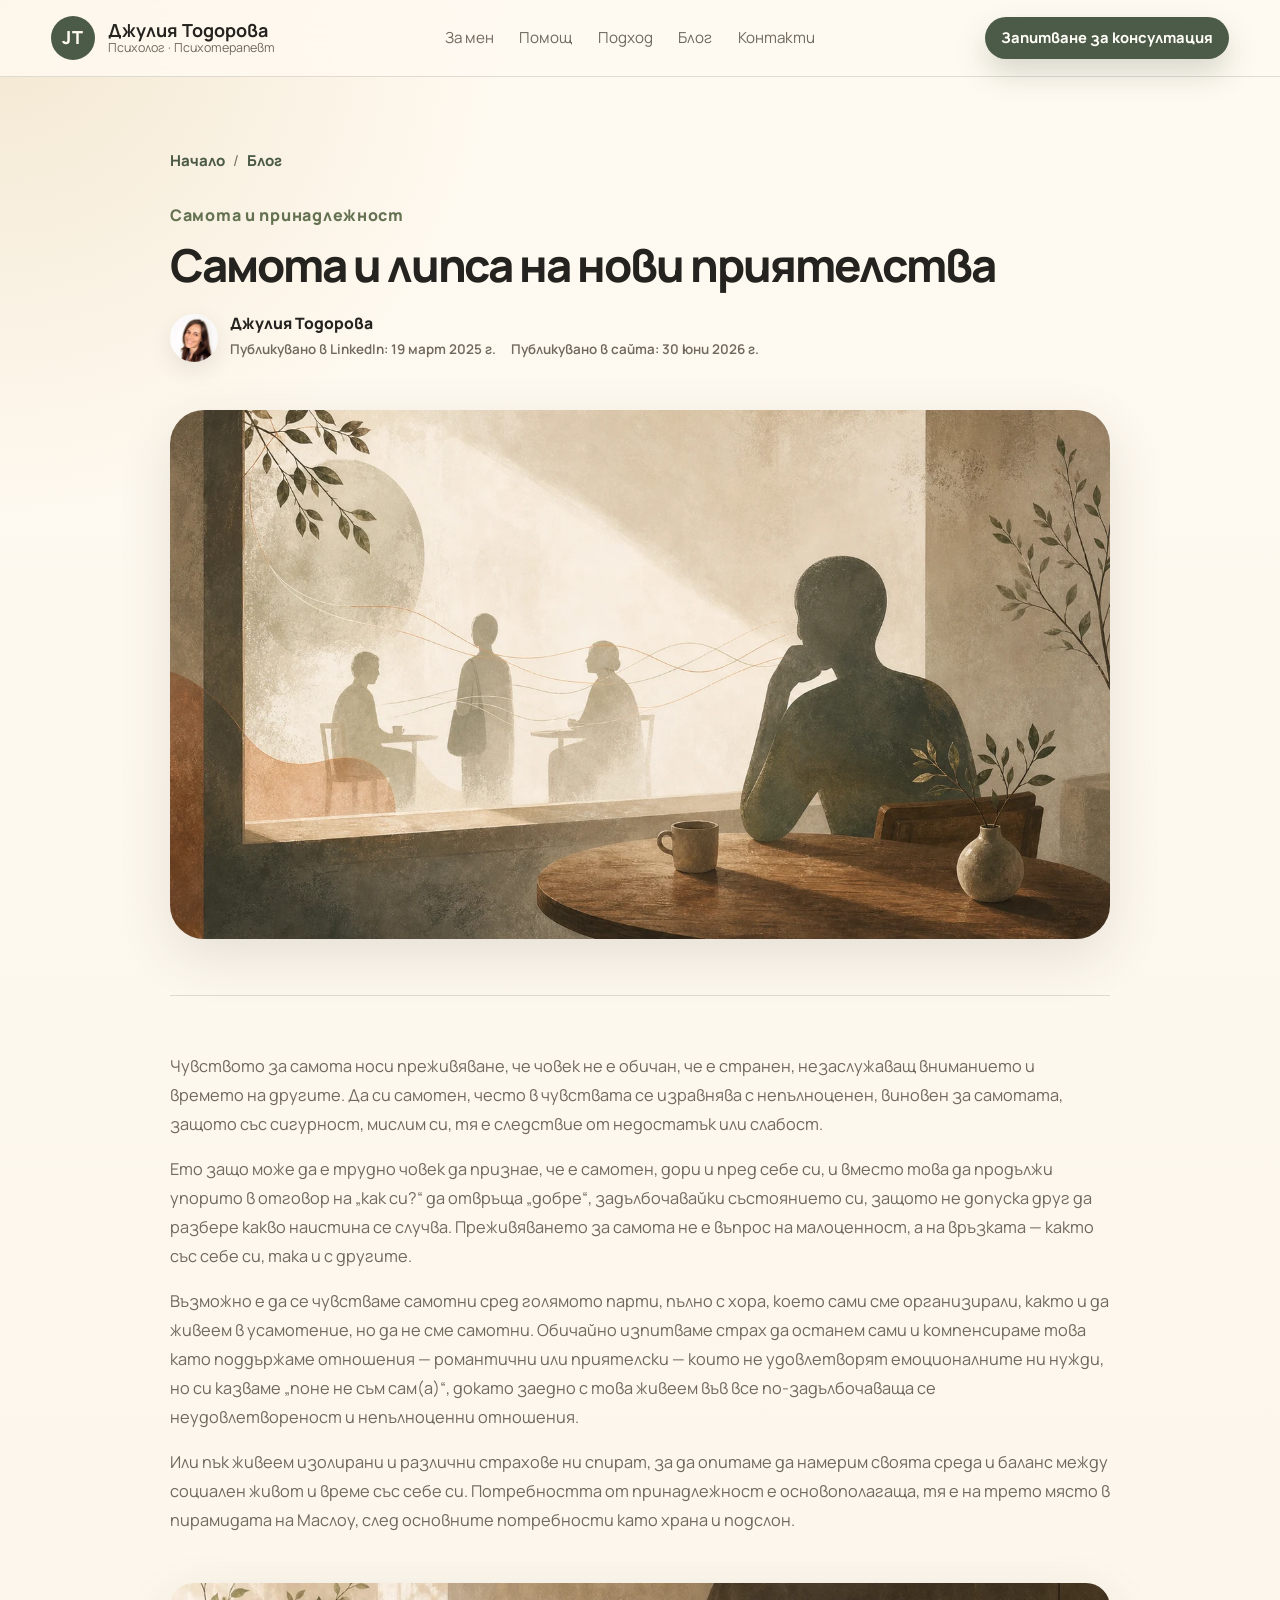
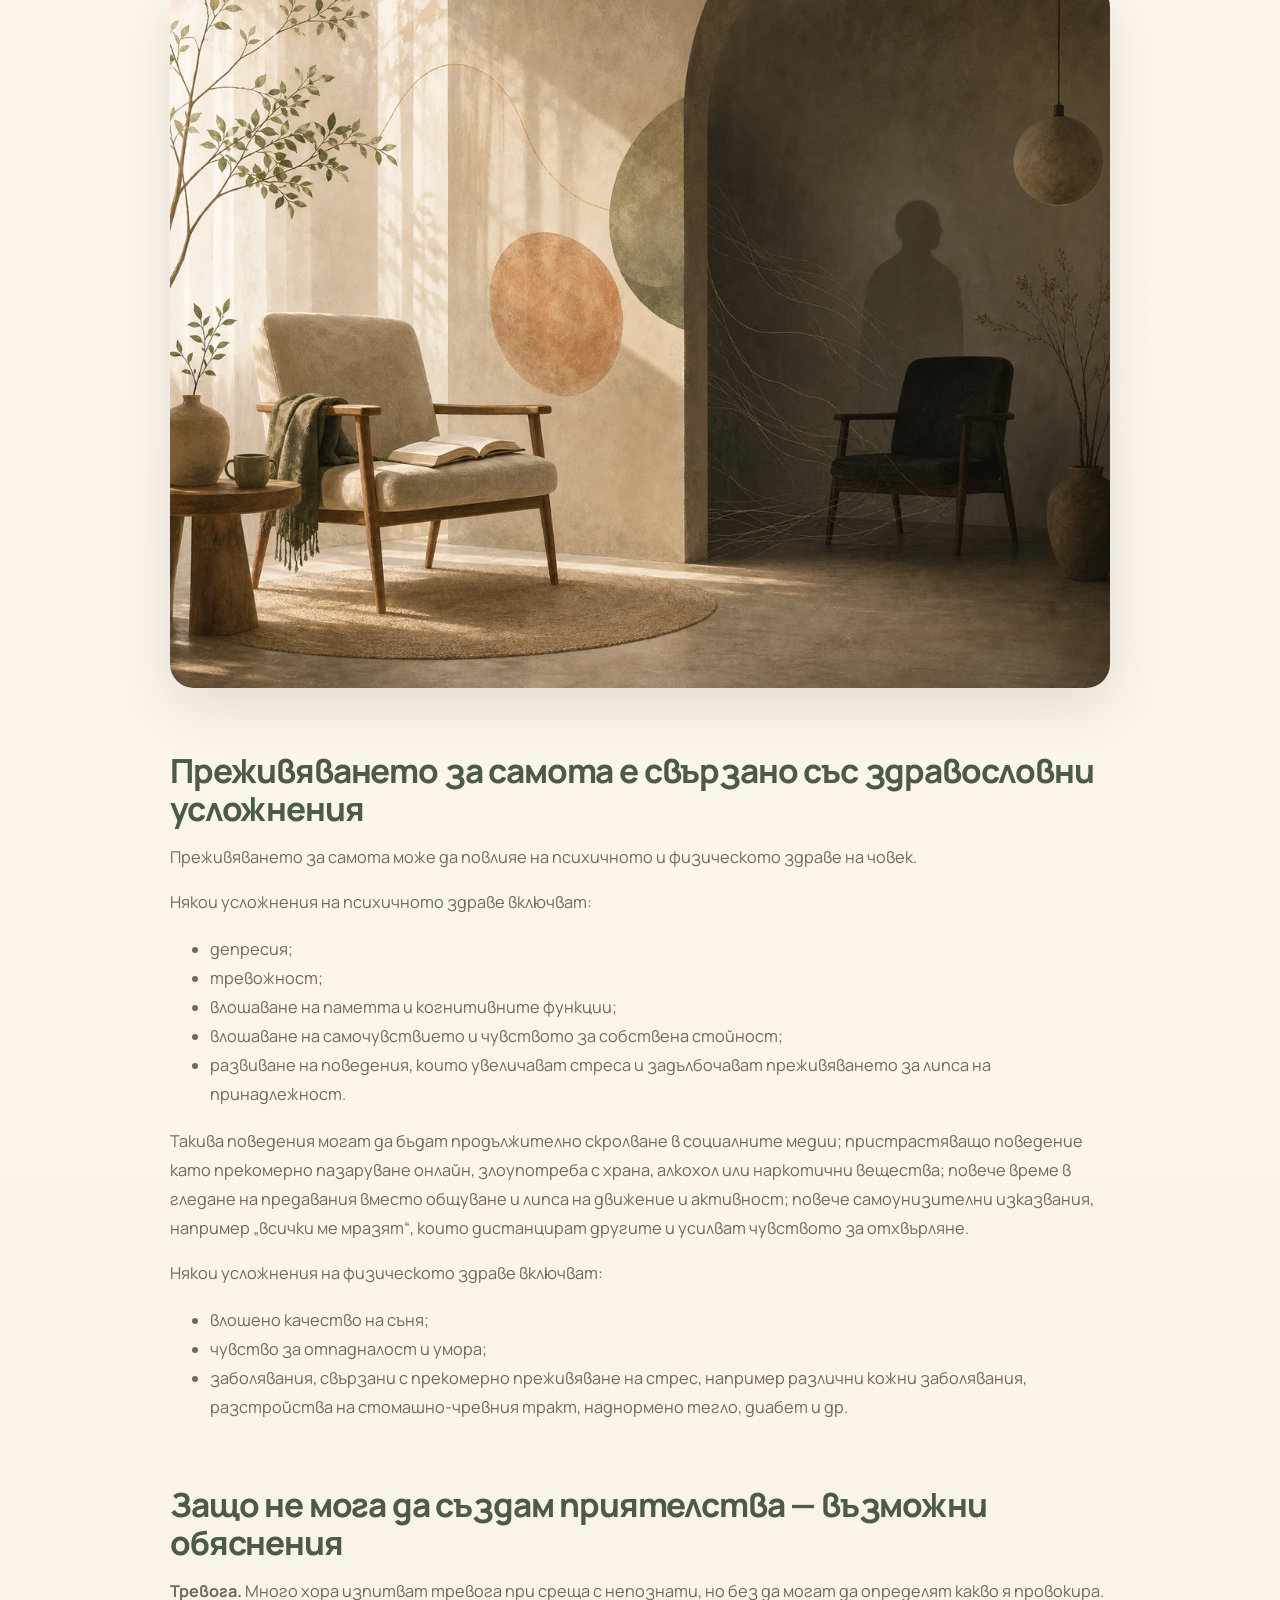
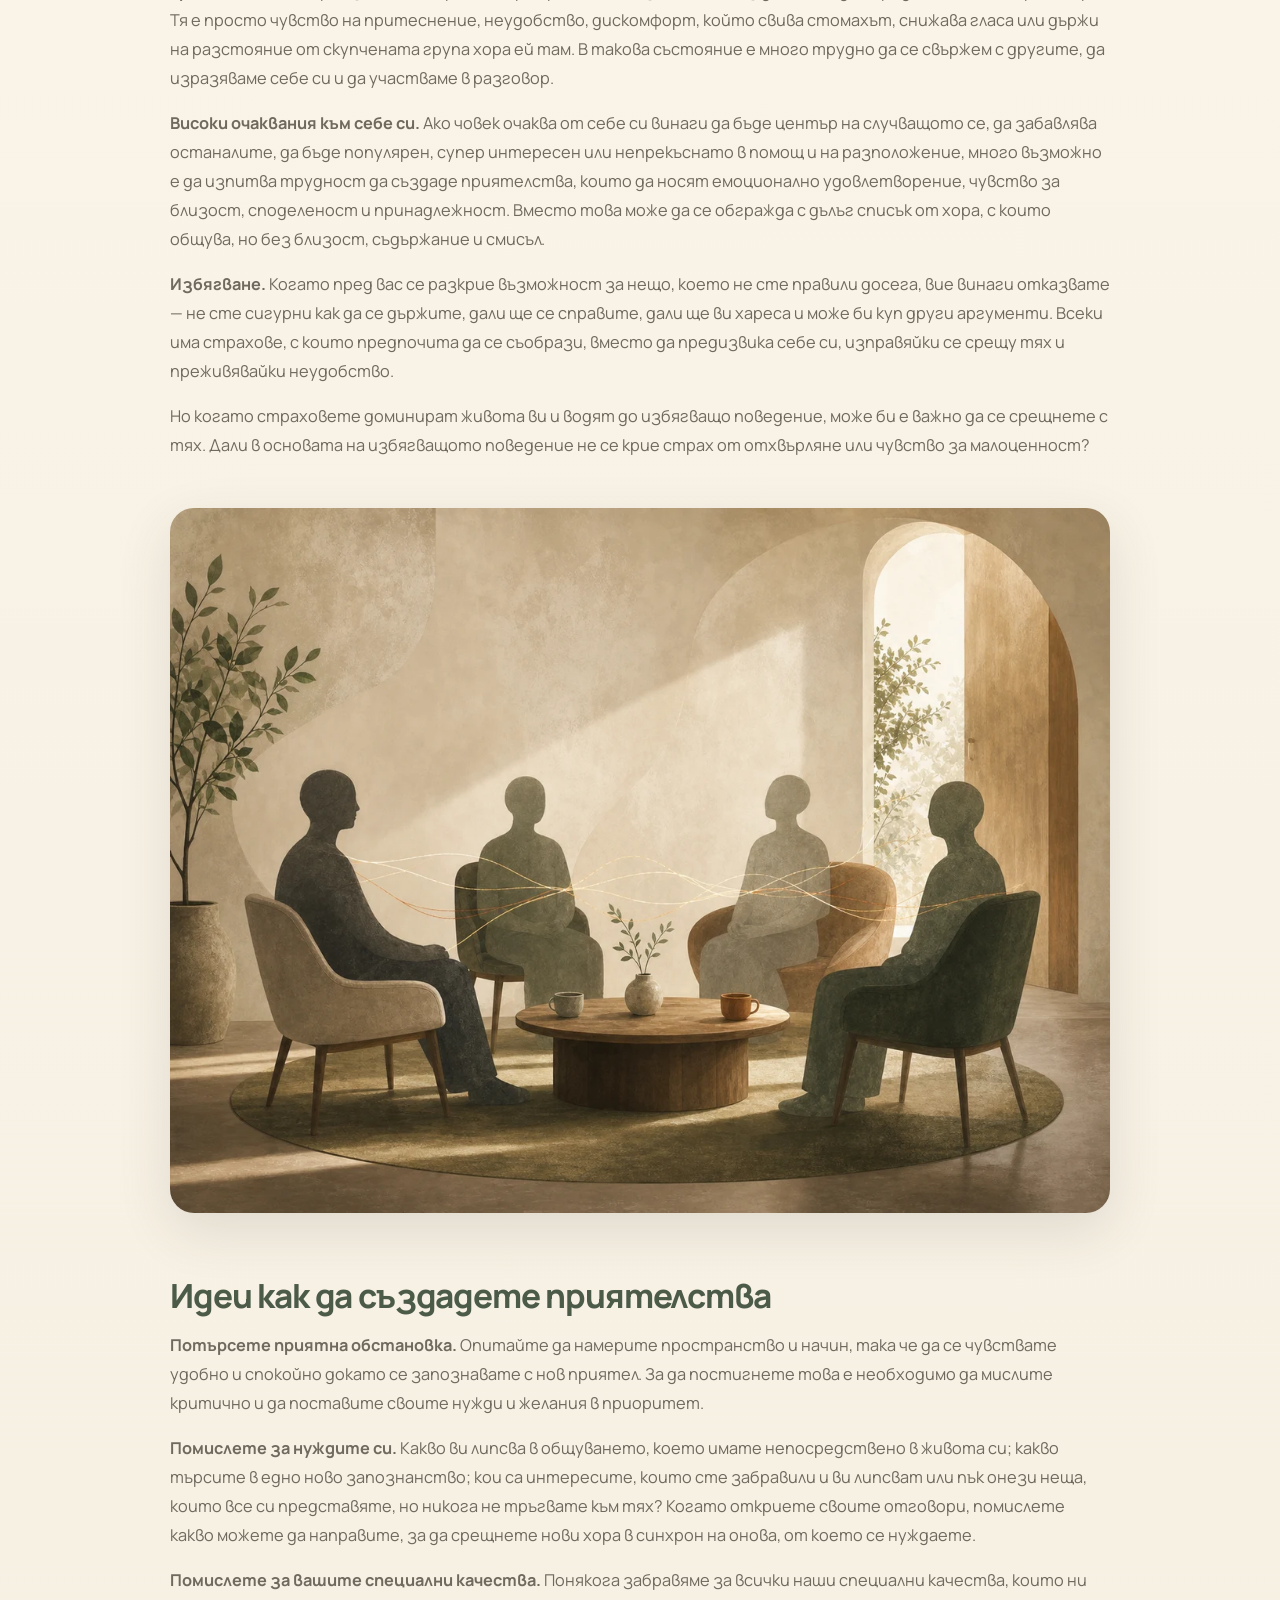
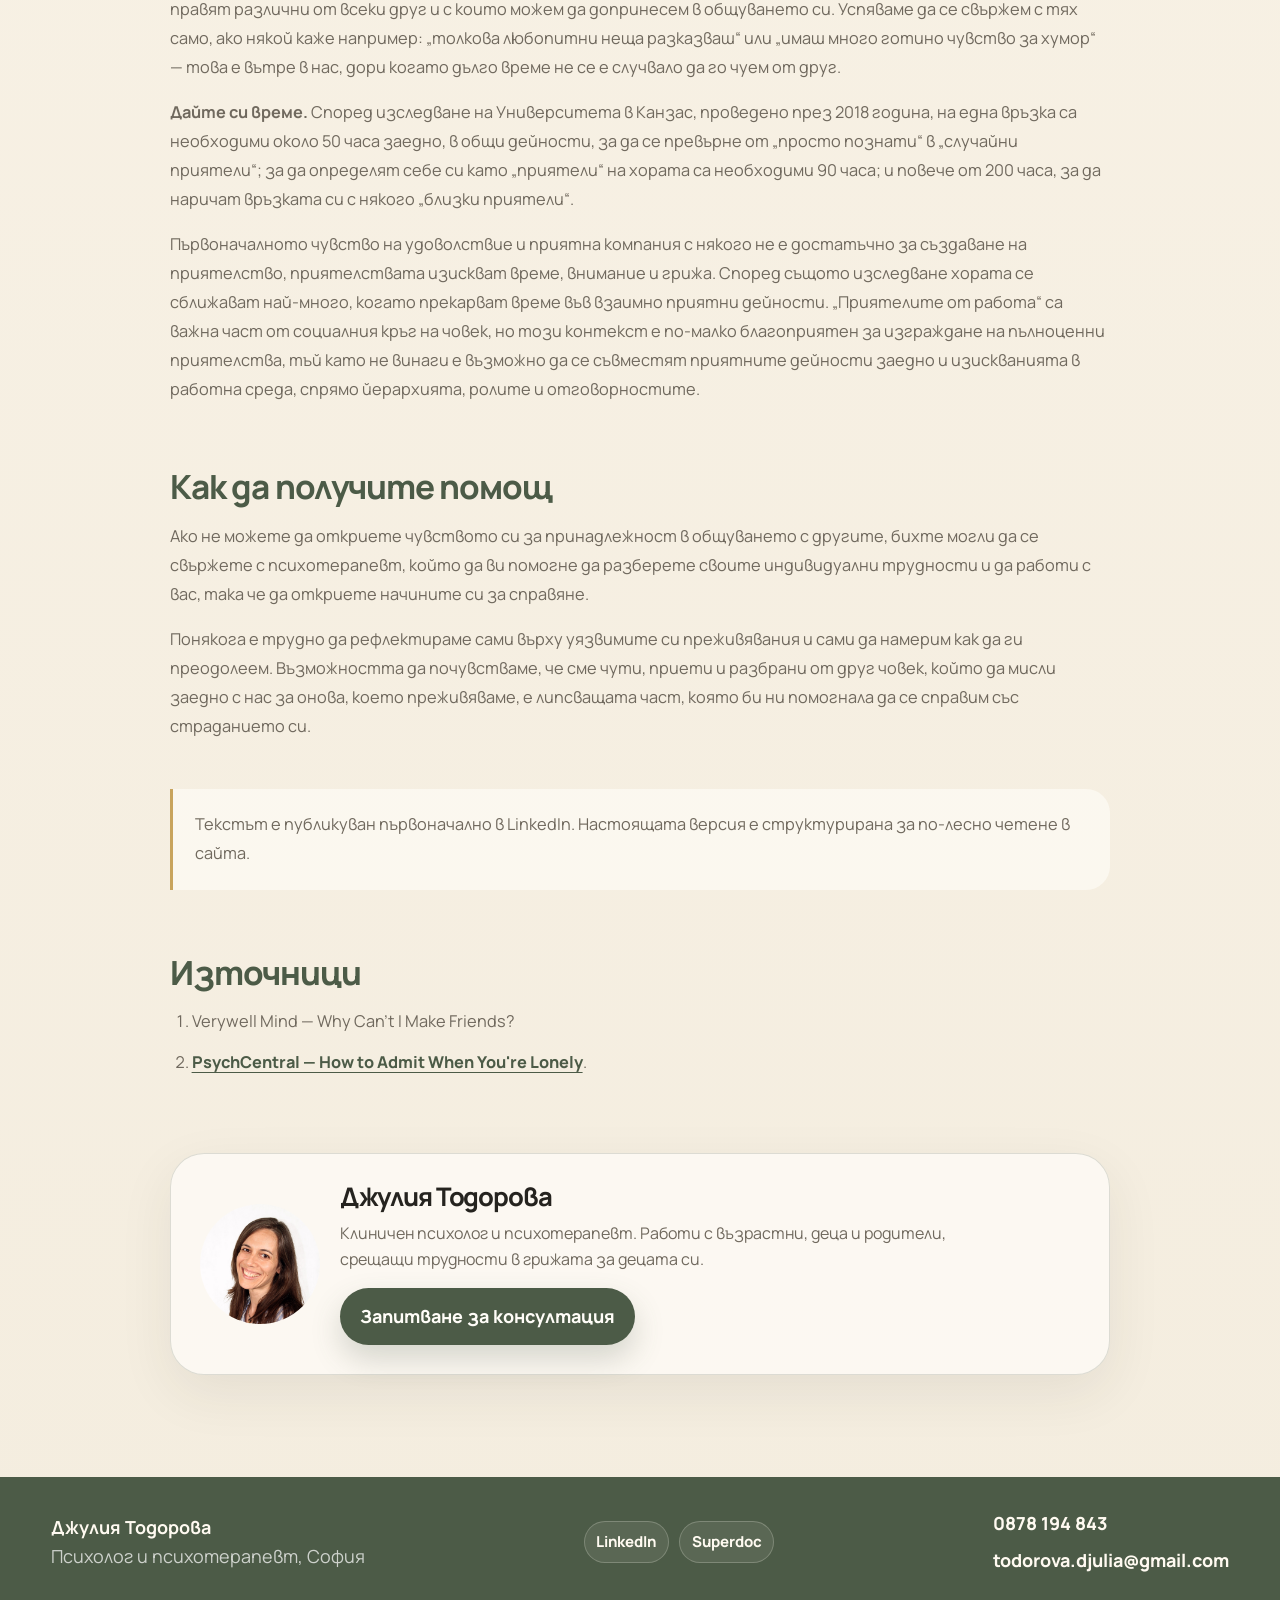
<file: blog/samota-i-lipsa-na-novi-priyatelstva/index.html>
<!doctype html>
<html lang="bg">
  <head>
    <meta charset="UTF-8" />
    <meta name="viewport" content="width=device-width, initial-scale=1.0" />
    <title>Самота и липса на нови приятелства | Джулия Тодорова</title>
    <meta
      name="description"
      content="Текст от Джулия Тодорова за самотата, потребността от принадлежност, трудностите при създаване на нови приятелства и възможността за помощ."
    />
    <meta name="robots" content="index, follow" />
    <meta name="theme-color" content="#e9deca" />
    <link rel="canonical" href="https://www.juliatodorova.bg/blog/samota-i-lipsa-na-novi-priyatelstva/" />

    <meta property="og:type" content="article" />
    <meta property="og:locale" content="bg_BG" />
    <meta property="og:site_name" content="Джулия Тодорова" />
    <meta property="og:url" content="https://www.juliatodorova.bg/blog/samota-i-lipsa-na-novi-priyatelstva/" />
    <meta property="og:title" content="Самота и липса на нови приятелства" />
    <meta
      property="og:description"
      content="Текст за преживяването за самота, липсата на принадлежност и трудността да създаваме нови приятелства."
    />
    <meta property="og:image" content="https://www.juliatodorova.bg/assets/blog/loneliness-friendships-featured.webp" />
    <meta property="og:image:alt" content="Илюстрация за самота и търсене на нови приятелства" />
    <meta property="article:published_time" content="2025-03-19" />
    <meta property="article:modified_time" content="2026-06-30" />
    <meta name="twitter:card" content="summary_large_image" />

    <link rel="preconnect" href="https://fonts.googleapis.com" />
    <link rel="preconnect" href="https://fonts.gstatic.com" crossorigin />
    <link href="https://fonts.googleapis.com/css2?family=Manrope:wght@400;500;600;700;800&display=swap" rel="stylesheet" />
    <link rel="stylesheet" href="../../styles.css?v=20260630-mobile-nav" />

    <script type="application/ld+json">
      {
        "@context": "https://schema.org",
        "@type": "Article",
        "headline": "Самота и липса на нови приятелства",
        "description": "Текст от Джулия Тодорова за самотата, потребността от принадлежност, трудностите при създаване на нови приятелства и възможността за помощ.",
        "author": {
          "@type": "Person",
          "name": "Джулия Тодорова",
          "url": "https://www.juliatodorova.bg/"
        },
        "publisher": {
          "@type": "Person",
          "name": "Джулия Тодорова"
        },
        "datePublished": "2025-03-19",
        "dateModified": "2026-06-30",
        "mainEntityOfPage": "https://www.juliatodorova.bg/blog/samota-i-lipsa-na-novi-priyatelstva/",
        "image": "https://www.juliatodorova.bg/assets/blog/loneliness-friendships-featured.webp"
      }
    </script>

    <script type="application/ld+json">
      {
        "@context": "https://schema.org",
        "@type": "BreadcrumbList",
        "itemListElement": [
          {
            "@type": "ListItem",
            "position": 1,
            "name": "Начало",
            "item": "https://www.juliatodorova.bg/"
          },
          {
            "@type": "ListItem",
            "position": 2,
            "name": "Блог",
            "item": "https://www.juliatodorova.bg/blog/"
          },
          {
            "@type": "ListItem",
            "position": 3,
            "name": "Самота и липса на нови приятелства",
            "item": "https://www.juliatodorova.bg/blog/samota-i-lipsa-na-novi-priyatelstva/"
          }
        ]
      }
    </script>
  </head>

  <body>
    <a class="skip-link" href="#main">Към съдържанието</a>

    <header class="site-header" aria-label="Основна навигация">
      <a class="brand" href="/" aria-label="Начало">
        <span class="brand-mark">JT</span>
        <span>
          <strong>Джулия Тодорова</strong>
          <small>Психолог · Психотерапевт</small>
        </span>
      </a>

      <nav class="nav-links" aria-label="Навигация">
        <a href="/#za-men">За мен</a>
        <a href="/#pomosht">Помощ</a>
        <a href="/#podhod">Подход</a>
        <a href="/blog/" aria-current="page">Блог</a>
        <a href="/#kontakti">Контакти</a>
      </nav>

      <a class="btn btn-small" href="tel:+359878194843">Запитване за консултация</a>

      <details class="mobile-menu">
        <summary aria-label="Отваряне на менюто">
          <span></span>
          <span></span>
          <span></span>
        </summary>
        <nav class="mobile-menu-panel" aria-label="Мобилна навигация">
          <a href="/#za-men">За мен</a>
          <a href="/#pomosht">Помощ</a>
          <a href="/#podhod">Подход</a>
          <a href="/blog/" aria-current="page">Блог</a>
          <a href="/#kontakti">Контакти</a>
          <a class="mobile-menu-cta" href="tel:+359878194843">Запитване за консултация</a>
        </nav>
      </details>
    </header>

    <main id="main">
      <article class="section-shell article-layout">
        <nav class="breadcrumb" aria-label="Път до страницата">
          <a href="/">Начало</a>
          <span>/</span>
          <a href="/blog/">Блог</a>
        </nav>

        <header class="article-header">
          <p class="eyebrow">Самота и принадлежност</p>
          <h1>Самота и липса на нови приятелства</h1>
          <div class="article-byline">
            <img
              src="../../assets/julia-todorova-razkazhimi.jpg"
              alt="Джулия Тодорова"
              width="800"
              height="1200"
            />
            <div>
              <p>Джулия Тодорова</p>
              <span>Публикувано в LinkedIn: 19 март 2025 г.</span>
              <span>Публикувано в сайта: 30 юни 2026 г.</span>
            </div>
          </div>

          <figure class="article-featured">
            <img
              src="../../assets/blog/loneliness-friendships-featured.webp"
              alt="Илюстрация за самота и търсене на нови приятелства"
              width="1400"
              height="788"
            />
          </figure>
        </header>

        <div class="article-body">
          <p>
            Чувството за самота носи преживяване, че човек не е обичан, че е странен,
            незаслужаващ вниманието и времето на другите. Да си самотен, често в
            чувствата се изравнява с непълноценен, виновен за самотата, защото със
            сигурност, мислим си, тя е следствие от недостатък или слабост.
          </p>

          <p>
            Ето защо може да е трудно човек да признае, че е самотен, дори и пред себе
            си, и вместо това да продължи упорито в отговор на „как си?“ да отвръща
            „добре“, задълбочавайки състоянието си, защото не допуска друг да разбере
            какво наистина се случва. Преживяването за самота не е въпрос на
            малоценност, а на връзката — както със себе си, така и с другите.
          </p>

          <p>
            Възможно е да се чувстваме самотни сред голямото парти, пълно с хора, което
            сами сме организирали, както и да живеем в усамотение, но да не сме самотни.
            Обичайно изпитваме страх да останем сами и компенсираме това като поддържаме
            отношения — романтични или приятелски — които не удовлетворят емоционалните
            ни нужди, но си казваме „поне не съм сам(а)“, докато заедно с това живеем
            във все по-задълбочаваща се неудовлетвореност и непълноценни отношения.
          </p>

          <p>
            Или пък живеем изолирани и различни страхове ни спират, за да опитаме да
            намерим своята среда и баланс между социален живот и време със себе си.
            Потребността от принадлежност е основополагаща, тя е на трето място в
            пирамидата на Маслоу, след основните потребности като храна и подслон.
          </p>

          <figure class="article-figure article-figure-wide">
            <img
              src="../../assets/blog/loneliness-solitude.webp"
              alt="Илюстрация за усамотение и преживяване за самота"
              width="1200"
              height="900"
              loading="lazy"
            />
          </figure>

          <h2>Преживяването за самота е свързано със здравословни усложнения</h2>
          <p>
            Преживяването за самота може да повлияе на психичното и физическото здраве
            на човек.
          </p>

          <p>Някои усложнения на психичното здраве включват:</p>
          <ul>
            <li>депресия;</li>
            <li>тревожност;</li>
            <li>влошаване на паметта и когнитивните функции;</li>
            <li>влошаване на самочувствието и чувството за собствена стойност;</li>
            <li>
              развиване на поведения, които увеличават стреса и задълбочават
              преживяването за липса на принадлежност.
            </li>
          </ul>

          <p>
            Такива поведения могат да бъдат продължително скролване в социалните медии;
            пристрастяващо поведение като прекомерно пазаруване онлайн, злоупотреба с
            храна, алкохол или наркотични вещества; повече време в гледане на предавания
            вместо общуване и липса на движение и активност; повече самоунизителни
            изказвания, например „всички ме мразят“, които дистанцират другите и усилват
            чувството за отхвърляне.
          </p>

          <p>Някои усложнения на физическото здраве включват:</p>
          <ul>
            <li>влошено качество на съня;</li>
            <li>чувство за отпадналост и умора;</li>
            <li>
              заболявания, свързани с прекомерно преживяване на стрес, например различни
              кожни заболявания, разстройства на стомашно-чревния тракт, наднормено
              тегло, диабет и др.
            </li>
          </ul>

          <h2>Защо не мога да създам приятелства — възможни обяснения</h2>
          <p>
            <strong>Тревога.</strong> Много хора изпитват тревога при среща с непознати,
            но без да могат да определят какво я провокира. Тя е просто чувство на
            притеснение, неудобство, дискомфорт, който свива стомахът, снижава гласа или
            държи на разстояние от скупчената група хора ей там. В такова състояние е
            много трудно да се свържем с другите, да изразяваме себе си и да участваме в
            разговор.
          </p>

          <p>
            <strong>Високи очаквания към себе си.</strong> Ако човек очаква от себе си
            винаги да бъде център на случващото се, да забавлява останалите, да бъде
            популярен, супер интересен или непрекъснато в помощ и на разположение, много
            възможно е да изпитва трудност да създаде приятелства, които да носят
            емоционално удовлетворение, чувство за близост, споделеност и принадлежност.
            Вместо това може да се обгражда с дълъг списък от хора, с които общува, но
            без близост, съдържание и смисъл.
          </p>

          <p>
            <strong>Избягване.</strong> Когато пред вас се разкрие възможност за нещо,
            което не сте правили досега, вие винаги отказвате — не сте сигурни как да се
            държите, дали ще се справите, дали ще ви хареса и може би куп други
            аргументи. Всеки има страхове, с които предпочита да се съобрази, вместо да
            предизвика себе си, изправяйки се срещу тях и преживявайки неудобство.
          </p>

          <p>
            Но когато страховете доминират живота ви и водят до избягващо поведение,
            може би е важно да се срещнете с тях. Дали в основата на избягващото
            поведение не се крие страх от отхвърляне или чувство за малоценност?
          </p>

          <figure class="article-figure article-figure-wide">
            <img
              src="../../assets/blog/loneliness-connection.webp"
              alt="Илюстрация за постепенно изграждане на нови приятелства"
              width="1200"
              height="900"
              loading="lazy"
            />
          </figure>

          <h2>Идеи как да създадете приятелства</h2>
          <p>
            <strong>Потърсете приятна обстановка.</strong> Опитайте да намерите
            пространство и начин, така че да се чувствате удобно и спокойно докато се
            запознавате с нов приятел. За да постигнете това е необходимо да мислите
            критично и да поставите своите нужди и желания в приоритет.
          </p>

          <p>
            <strong>Помислете за нуждите си.</strong> Какво ви липсва в общуването,
            което имате непосредствено в живота си; какво търсите в едно ново
            запознанство; кои са интересите, които сте забравили и ви липсват или пък
            онези неща, които все си представяте, но никога не тръгвате към тях? Когато
            откриете своите отговори, помислете какво можете да направите, за да
            срещнете нови хора в синхрон на онова, от което се нуждаете.
          </p>

          <p>
            <strong>Помислете за вашите специални качества.</strong> Понякога забравяме
            за всички наши специални качества, които ни правят различни от всеки друг и
            с които можем да допринесем в общуването си. Успяваме да се свържем с тях
            само, ако някой каже например: „толкова любопитни неща разказваш“ или „имаш
            много готино чувство за хумор“ — това е вътре в нас, дори когато дълго време
            не се е случвало да го чуем от друг.
          </p>

          <p>
            <strong>Дайте си време.</strong> Според изследване на Университета в Канзас,
            проведено през 2018 година, на една връзка са необходими около 50 часа
            заедно, в общи дейности, за да се превърне от „просто познати“ в „случайни
            приятели“; за да определят себе си като „приятели“ на хората са необходими
            90 часа; и повече от 200 часа, за да наричат връзката си с някого „близки
            приятели“.
          </p>

          <p>
            Първоначалното чувство на удоволствие и приятна компания с някого не е
            достатъчно за създаване на приятелство, приятелствата изискват време,
            внимание и грижа. Според същото изследване хората се сближават най-много,
            когато прекарват време във взаимно приятни дейности. „Приятелите от работа“
            са важна част от социалния кръг на човек, но този контекст е по-малко
            благоприятен за изграждане на пълноценни приятелства, тъй като не винаги е
            възможно да се съвместят приятните дейности заедно и изискванията в работна
            среда, спрямо йерархията, ролите и отговорностите.
          </p>

          <h2>Как да получите помощ</h2>
          <p>
            Ако не можете да откриете чувството си за принадлежност в общуването с
            другите, бихте могли да се свържете с психотерапевт, който да ви помогне да
            разберете своите индивидуални трудности и да работи с вас, така че да
            откриете начините си за справяне.
          </p>

          <p>
            Понякога е трудно да рефлектираме сами върху уязвимите си преживявания и
            сами да намерим как да ги преодолеем. Възможността да почувстваме, че сме
            чути, приети и разбрани от друг човек, който да мисли заедно с нас за онова,
            което преживяваме, е липсващата част, която би ни помогнала да се справим
            със страданието си.
          </p>

          <aside class="article-note">
            <p>
              Текстът е публикуван първоначално в LinkedIn. Настоящата версия е
              структурирана за по-лесно четене в сайта.
            </p>
          </aside>

          <h2>Източници</h2>
          <ol class="sources-list">
            <li>Verywell Mind — Why Can't I Make Friends?</li>
            <li><a href="https://psychcentral.com/health/how-to-admit-when-youre-lonely#whats-next" target="_blank" rel="noopener">PsychCentral — How to Admit When You're Lonely</a>.</li>
          </ol>
        </div>

        <footer class="article-author">
          <img
            src="../../assets/julia-todorova-razkazhimi.jpg"
            alt="Джулия Тодорова психолог и психотерапевт София"
            width="360"
            height="360"
          />
          <div>
            <h2>Джулия Тодорова</h2>
            <p>
              Клиничен психолог и психотерапевт. Работи с възрастни, деца и родители,
              срещащи трудности в грижата за децата си.
            </p>
            <a class="btn" href="tel:+359878194843">Запитване за консултация</a>
          </div>
        </footer>
      </article>
    </main>

    <footer class="site-footer">
      <div>
        <strong>Джулия Тодорова</strong>
        <span>Психолог и психотерапевт, София</span>
      </div>

      <nav class="footer-social" aria-label="Профили на Джулия Тодорова">
        <a href="https://www.linkedin.com/in/julia-todorova-a5bbb656" target="_blank" rel="noopener" aria-label="LinkedIn профил на Джулия Тодорова">
          <span>LinkedIn</span>
        </a>
        <a href="https://superdoc.bg/lekar/dzhulia-todorova" target="_blank" rel="noopener" aria-label="Superdoc профил на Джулия Тодорова">
          <span>Superdoc</span>
        </a>
      </nav>

      <div class="footer-contact">
        <a href="tel:+359878194843" aria-label="Телефон 0878 194 843"><span>0878 194 843</span></a>
        <a href="mailto:todorova.djulia@gmail.com" aria-label="Имейл todorova.djulia@gmail.com"><span>todorova.djulia@gmail.com</span></a>
      </div>
    </footer>

    <a class="mobile-call" href="tel:+359878194843" aria-label="Запитване за консултация">Запитване за консултация</a>
  </body>
</html>
</file>
<file: styles.css>
:root {
  --cream: #f4eddf;
  --cream-2: #fffaf1;
  --beige: #e8ddca;
  --sage: #78866b;
  --sage-dark: #4c5b47;
  --olive: #657252;
  --gold: #c8a45d;
  --charcoal: #25231f;
  --muted: #70695e;
  --line: rgba(76, 91, 71, 0.18);
  --white: #fffdf8;
  --shadow: 0 24px 70px rgba(56, 48, 38, 0.14);
  --radius-xl: 34px;
  --radius-lg: 24px;
  --radius-md: 16px;
  font-family: Manrope, ui-sans-serif, system-ui, -apple-system, BlinkMacSystemFont, "Segoe UI", sans-serif;
}

* { box-sizing: border-box; }

html {
  scroll-behavior: smooth;
}

body {
  margin: 0;
  color: var(--charcoal);
  background:
    radial-gradient(circle at top left, rgba(200, 164, 93, 0.22), transparent 32rem),
    linear-gradient(180deg, var(--cream-2), var(--cream));
  font-size: 18px;
  line-height: 1.62;
}

img { max-width: 100%; display: block; }
a { color: inherit; }

.skip-link {
  position: absolute;
  left: -999px;
  top: 1rem;
  padding: .6rem 1rem;
  background: var(--charcoal);
  color: white;
  border-radius: 999px;
  z-index: 100;
}
.skip-link:focus { left: 1rem; }

.site-header {
  position: sticky;
  top: 0;
  z-index: 20;
  display: flex;
  align-items: center;
  justify-content: space-between;
  gap: 1.2rem;
  padding: 1rem clamp(1rem, 4vw, 3.5rem);
  background: rgba(255, 250, 241, 0.84);
  backdrop-filter: blur(18px);
  border-bottom: 1px solid var(--line);
}

.brand {
  display: inline-flex;
  align-items: center;
  gap: .8rem;
  text-decoration: none;
  min-width: max-content;
}

.brand-mark {
  width: 44px;
  height: 44px;
  display: grid;
  place-items: center;
  border-radius: 50%;
  background: var(--sage-dark);
  color: var(--cream-2);
  font-weight: 800;
  letter-spacing: .04em;
}

.brand strong,
.brand small {
  display: block;
  line-height: 1.2;
}
.brand small { color: var(--muted); font-size: .78rem; }

.nav-links {
  display: flex;
  gap: clamp(.8rem, 2vw, 1.8rem);
  color: var(--muted);
  font-size: .95rem;
}
.nav-links a {
  text-decoration: none;
}
.nav-links a:hover { color: var(--sage-dark); }

.mobile-menu {
  position: relative;
  display: none;
}

.mobile-menu summary {
  width: 44px;
  height: 44px;
  display: grid;
  place-items: center;
  gap: 4px;
  padding: 11px;
  border: 1px solid var(--line);
  border-radius: 50%;
  background: rgba(255, 253, 248, .82);
  color: var(--sage-dark);
  cursor: pointer;
  list-style: none;
  box-shadow: 0 12px 28px rgba(56, 48, 38, .1);
}

.mobile-menu summary::-webkit-details-marker {
  display: none;
}

.mobile-menu summary span {
  width: 19px;
  height: 2px;
  border-radius: 999px;
  background: currentColor;
  transition: transform .18s ease, opacity .18s ease;
}

.mobile-menu[open] summary span:nth-child(1) {
  transform: translateY(6px) rotate(45deg);
}

.mobile-menu[open] summary span:nth-child(2) {
  opacity: 0;
}

.mobile-menu[open] summary span:nth-child(3) {
  transform: translateY(-6px) rotate(-45deg);
}

.mobile-menu-panel {
  position: absolute;
  top: calc(100% + .7rem);
  right: 0;
  width: min(84vw, 320px);
  display: grid;
  gap: .25rem;
  padding: .75rem;
  border: 1px solid var(--line);
  border-radius: var(--radius-md);
  background: var(--cream-2);
  box-shadow: var(--shadow);
}

.mobile-menu-panel a {
  display: flex;
  align-items: center;
  min-height: 44px;
  padding: .62rem .75rem;
  border-radius: 12px;
  color: var(--muted);
  text-decoration: none;
  font-size: .98rem;
  font-weight: 760;
}

.mobile-menu-panel a:hover,
.mobile-menu-panel a[aria-current="page"] {
  background: rgba(76, 91, 71, .1);
  color: var(--sage-dark);
}

.mobile-menu-panel .mobile-menu-cta {
  justify-content: center;
  margin-top: .35rem;
  background: var(--sage-dark);
  color: var(--white);
}

.section-shell {
  width: min(1160px, calc(100% - 2rem));
  margin: 0 auto;
}

.hero {
  display: grid;
  grid-template-columns: minmax(0, 1.04fr) minmax(320px, .86fr);
  column-gap: clamp(2rem, 6vw, 5rem);
  row-gap: 1.6rem;
  align-items: start;
  padding: clamp(3rem, 7vw, 6rem) 0 3rem;
}

.eyebrow {
  display: block;
  margin: 0 0 .85rem;
  color: var(--olive);
  font-weight: 800;
  letter-spacing: .045em;
  text-transform: none;
  font-size: 1rem;
  line-height: 1.3;
}

h1, h2, h3 {
  margin: 0;
  line-height: 1.12;
  letter-spacing: -0.045em;
}

h1 {
  max-width: 760px;
  font-size: clamp(1.85rem, 3.55vw, 3.35rem);
  font-weight: 760;
}

h2 {
  font-size: clamp(1.9rem, 3.4vw, 3rem);
  font-weight: 740;
}

h3 {
  font-size: clamp(1.32rem, 1.8vw, 1.58rem);
  line-height: 1.22;
  letter-spacing: -0.035em;
  font-weight: 760;
}

.hero-text {
  max-width: 680px;
  margin: 1.3rem 0 0;
  color: var(--muted);
  font-size: clamp(1.05rem, 1.75vw, 1.2rem);
  line-height: 1.58;
}

.hero-text p {
  margin: 0;
}

.hero-text p + p {
  margin-top: .85rem;
}

.hero-actions,
.contact-actions {
  display: flex;
  gap: .9rem;
  flex-wrap: wrap;
  align-items: center;
  margin-top: 2rem;
}

.btn {
  display: inline-flex;
  justify-content: center;
  align-items: center;
  min-height: 52px;
  padding: .85rem 1.25rem;
  border-radius: 999px;
  background: var(--sage-dark);
  color: var(--white);
  text-decoration: none;
  font-weight: 750;
  box-shadow: 0 14px 30px rgba(76, 91, 71, .22);
  transition: transform .2s ease, box-shadow .2s ease, background .2s ease;
}
.btn:hover {
  transform: translateY(-2px);
  background: #3f4d3b;
  box-shadow: 0 18px 40px rgba(76, 91, 71, .26);
}
.btn-small {
  min-height: 42px;
  padding: .55rem 1rem;
  font-size: .92rem;
}
.btn-ghost {
  background: rgba(255, 253, 248, .72);
  color: var(--sage-dark);
  border: 1px solid var(--line);
  box-shadow: none;
}
.btn-ghost:hover {
  background: var(--white);
  color: var(--sage-dark);
  border-color: rgba(76, 91, 71, .34);
}

.quick-info {
  grid-column: 1;
  grid-row: 2;
  display: grid;
  gap: .65rem;
  max-width: 620px;
  margin: 0;
  padding: 1.05rem 1.15rem;
  border-left: 3px solid var(--sage);
  border-radius: 0 var(--radius-lg) var(--radius-lg) 0;
  background: rgba(255, 253, 248, .48);
}
.quick-info div {
  display: grid;
  grid-template-columns: 135px 1fr;
  gap: 1rem;
  align-items: baseline;
}
.quick-info dt {
  color: var(--sage-dark);
  font-weight: 800;
  font-size: .86rem;
}
.quick-info dd {
  margin: 0;
  color: var(--muted);
  font-size: .96rem;
}
.hero-points {
  grid-column: 2;
  grid-row: 2;
  display: grid;
  gap: .55rem;
  width: min(100%, 430px);
  margin: 0 0 0 auto;
  padding: 0;
  list-style: none;
  color: var(--sage-dark);
  font-size: 1rem;
  font-weight: 760;
}
.hero-points li {
  display: inline-flex;
  align-items: center;
  gap: .45rem;
}
.hero-points li::before {
  content: "";
  width: .42rem;
  height: .42rem;
  border-radius: 50%;
  background: var(--gold);
}

.hero-media {
  grid-column: 2;
  grid-row: 1;
  position: relative;
  isolation: isolate;
  align-self: start;
  padding-top: clamp(3.15rem, 5vw, 4.6rem);
}
.hero-media::before {
  content: "";
  position: absolute;
  inset: 9% -8% -6% 12%;
  z-index: -1;
  border-radius: 44% 56% 48% 52%;
  background: linear-gradient(135deg, rgba(120, 134, 107, .32), rgba(200, 164, 93, .22));
}
.hero-media img,
.portrait-stack img,
.contact-card img {
  border-radius: var(--radius-xl);
  box-shadow: var(--shadow);
}
.hero-media img {
  width: min(100%, 430px);
  height: clamp(480px, 39vw, 540px);
  margin-left: auto;
  margin-top: clamp(-3.2rem, -3.8vw, -2.1rem);
  object-fit: cover;
  object-position: center top;
}
.split-section {
  display: grid;
  grid-template-columns: .82fr 1fr;
  gap: clamp(2rem, 6vw, 5rem);
  align-items: center;
  padding: clamp(4rem, 8vw, 7rem) 0;
}
.split-section.reverse { grid-template-columns: 1fr .82fr; }
.split-section p:not(.eyebrow) {
  color: var(--muted);
  font-size: clamp(1.03rem, 1.35vw, 1.16rem);
}

.portrait-stack img {
  width: 100%;
  aspect-ratio: 1 / 1.08;
}

.about-section {
  padding: clamp(4rem, 8vw, 7rem) 0;
}

.about-card {
  display: grid;
  gap: clamp(1.7rem, 3.2vw, 2.7rem);
  max-width: none;
  padding: clamp(1.6rem, 3vw, 2.6rem);
  border: 1px solid var(--line);
  border-radius: var(--radius-xl);
  background: rgba(255, 253, 248, .68);
  box-shadow: 0 18px 54px rgba(56, 48, 38, .08);
}

.about-copy {
  max-width: 840px;
}

.about-copy h2 {
  max-width: 760px;
  font-size: clamp(1.95rem, 3vw, 2.85rem);
}

.about-copy p:not(.eyebrow) {
  max-width: 780px;
  color: var(--muted);
  font-size: clamp(1rem, 1.18vw, 1.12rem);
}

.about-details {
  display: grid;
  gap: clamp(1.35rem, 2.5vw, 2rem);
  max-width: 980px;
  padding-top: .35rem;
}

.about-block {
  padding-top: clamp(1.2rem, 2vw, 1.65rem);
  border-top: 1px solid rgba(76, 91, 71, .16);
}

.about-details h3 {
  max-width: 760px;
  margin: 0;
  color: var(--sage-dark);
  font-size: clamp(1.12rem, 1.45vw, 1.32rem);
  line-height: 1.28;
  letter-spacing: -0.025em;
}

.about-details .check-list {
  margin-top: .9rem;
  gap: .68rem;
  max-width: 840px;
}

.about-details a {
  color: var(--sage-dark);
  font-weight: 760;
  text-decoration: none;
}

.check-list {
  display: grid;
  gap: .75rem;
  margin: 1.6rem 0 0;
  padding: 0;
  list-style: none;
}
.check-list li {
  position: relative;
  padding-left: 1.7rem;
  color: var(--muted);
}
.check-list li::before {
  content: "";
  position: absolute;
  left: 0;
  top: .6rem;
  width: .62rem;
  height: .62rem;
  border-radius: 50%;
  background: var(--gold);
}

.section-heading {
  max-width: 820px;
  margin-bottom: 2.3rem;
}
.section-heading.centered {
  margin-left: auto;
  margin-right: auto;
  text-align: center;
}
.section-heading p:not(.eyebrow) {
  color: var(--muted);
  font-size: clamp(1.05rem, 1.55vw, 1.22rem);
  line-height: 1.65;
}

.cards-grid {
  display: grid;
  grid-template-columns: repeat(3, 1fr);
  gap: 1rem;
}
.service-card,
.testimonial-card,
.quote-panel {
  padding: clamp(1.45rem, 2.2vw, 1.9rem);
  border-radius: var(--radius-lg);
  background: rgba(255, 253, 248, .68);
  border: 1px solid var(--line);
}
.service-card {
  min-height: 230px;
  transition: transform .2s ease, box-shadow .2s ease;
}
.service-card:hover {
  transform: translateY(-4px);
  box-shadow: 0 18px 46px rgba(56, 48, 38, .10);
}
.service-card h3 {
  color: var(--sage-dark);
  max-width: 92%;
}
.service-card p {
  color: var(--muted);
  margin: 1rem 0 0;
  font-size: 1rem;
  line-height: 1.58;
}

.support-section {
  padding-top: clamp(4rem, 8vw, 7rem);
}
.support-section .section-heading {
  max-width: 980px;
}
.support-map {
  display: flex;
  flex-wrap: wrap;
  justify-content: center;
  gap: .75rem;
  width: 100%;
  margin: 0;
  padding: clamp(1.1rem, 2vw, 1.5rem);
  list-style: none;
  border: 1px solid var(--line);
  border-radius: var(--radius-xl);
  background:
    radial-gradient(circle at 18% 10%, rgba(255, 250, 241, .36), transparent 28rem),
    linear-gradient(135deg, rgba(120, 134, 107, .32), rgba(76, 91, 71, .2));
}
.support-map li {
  display: inline-flex;
  align-items: center;
  min-height: 44px;
  padding: .62rem .95rem;
  border: 1px solid rgba(76, 91, 71, .16);
  border-radius: 999px;
  background: rgba(255, 253, 248, .74);
  color: var(--sage-dark);
  font-weight: 400;
  line-height: 1.25;
  box-shadow: 0 10px 28px rgba(56, 48, 38, .06);
}
.support-map li:nth-child(3n) {
  background: rgba(244, 237, 223, .72);
}
.support-map li:nth-child(4n) {
  color: var(--charcoal);
}
.support-map li:nth-child(5n) {
  border-color: rgba(200, 164, 93, .34);
}

.approach-section {
  margin: clamp(4rem, 8vw, 7rem) 0 0;
  padding: clamp(4rem, 7vw, 6.5rem) 0;
  background: linear-gradient(135deg, rgba(76, 91, 71, .10), rgba(200, 164, 93, .13));
  border-block: 1px solid var(--line);
}
.approach-card {
  display: grid;
  grid-template-columns: minmax(0, .86fr) minmax(0, 1.14fr);
  gap: clamp(2rem, 5vw, 4.5rem);
  align-items: start;
}
.approach-heading {
  position: sticky;
  top: 6rem;
}
.approach-heading h2 {
  max-width: 650px;
  font-size: clamp(2rem, 3.2vw, 3.2rem);
}
.approach-quote {
  position: relative;
  margin-top: 1.45rem;
  padding: clamp(1.55rem, 2.4vw, 2.15rem);
  border-radius: var(--radius-lg);
  background: var(--sage-dark);
  color: var(--cream-2);
  box-shadow: 0 18px 46px rgba(56, 48, 38, .12);
}
.approach-quote::before {
  content: "“";
  position: absolute;
  top: .45rem;
  left: 1rem;
  color: rgba(255, 250, 241, .24);
  font-size: 3.2rem;
  line-height: 1;
  font-weight: 800;
}
.approach-quote blockquote {
  position: relative;
  margin: 0;
  font-size: clamp(1.08rem, 1.35vw, 1.28rem);
  font-weight: 600;
  line-height: 1.52;
  letter-spacing: -0.018em;
}
.approach-copy {
  display: grid;
  gap: 1rem;
  max-width: 760px;
  padding: clamp(1.2rem, 2vw, 1.8rem);
  border: 1px solid rgba(76, 91, 71, .14);
  border-radius: var(--radius-xl);
  background: rgba(255, 253, 248, .52);
}
.approach-copy p {
  margin: 0;
  color: var(--muted);
  font-size: clamp(1rem, 1.12vw, 1.1rem);
  line-height: 1.72;
}

.testimonials-section { padding: clamp(4rem, 8vw, 7rem) 0; }
.note { font-size: .92rem; opacity: .78; }
.testimonial-grid {
  display: grid;
  grid-template-columns: repeat(4, 1fr);
  gap: 1rem;
}
.testimonial-card {
  position: relative;
  padding-top: 2.4rem;
}
.testimonial-card::before {
  content: "“";
  position: absolute;
  top: .5rem;
  left: 1.15rem;
  font-family: Manrope, sans-serif;
  font-size: 3.5rem;
  line-height: 1;
  color: rgba(120, 134, 107, .28);
}
.testimonial-card p {
  color: var(--muted);
  margin-top: 0;
  font-size: 1rem;
  line-height: 1.58;
}
.testimonial-card strong {
  color: var(--sage-dark);
  font-size: 1.08rem;
}

.contact-section { padding-bottom: 4rem; }
.contact-card {
  display: grid;
  grid-template-columns: 1fr;
  gap: 1.4rem;
  align-items: start;
  padding: clamp(1rem, 3vw, 2rem);
  border: 1px solid var(--line);
  border-radius: calc(var(--radius-xl) + 10px);
  background: rgba(255, 253, 248, .72);
  box-shadow: var(--shadow);
}
.cabinet-photo {
  margin: 0;
}
.contact-card .cabinet-photo img {
  width: 100%;
  height: auto;
  object-fit: initial;
  background: transparent;
}
.text-link {
  color: var(--sage-dark);
  font-weight: 750;
  text-underline-offset: .25em;
}
.contact-details {
  margin-top: 1.5rem;
  color: var(--muted);
}
.contact-details p { margin: .45rem 0; }
.external-links {
  display: flex;
  gap: 1rem;
  flex-wrap: wrap;
  margin-top: 1.25rem;
}
.external-links a {
  color: var(--sage-dark);
  font-weight: 750;
  text-decoration: none;
  transition: font-weight .18s ease, color .18s ease;
}
.external-links a:hover {
  color: var(--charcoal);
  font-weight: 850;
}

.map-wrap {
  margin-top: 1.2rem;
  overflow: hidden;
  border-radius: var(--radius-xl);
  border: 1px solid var(--line);
  min-height: 370px;
  background: var(--beige);
}
.map-wrap iframe {
  width: 100%;
  min-height: 370px;
  border: 0;
  display: block;
}

.blog-hero {
  max-width: 900px;
  padding: clamp(3.5rem, 8vw, 6rem) 0 clamp(2.5rem, 5vw, 4rem);
}
.blog-hero h1 {
  max-width: 860px;
}
.blog-hero p:not(.eyebrow) {
  max-width: 760px;
  color: var(--muted);
  font-size: clamp(1.05rem, 1.55vw, 1.22rem);
  line-height: 1.68;
}
.blog-list-section {
  padding-bottom: clamp(4rem, 8vw, 7rem);
}
.article-card {
  display: grid;
  grid-template-columns: minmax(220px, 320px) minmax(0, 1fr);
  gap: 1.5rem;
  align-items: center;
  padding: clamp(1.35rem, 2.5vw, 2rem);
  border: 1px solid var(--line);
  border-radius: var(--radius-xl);
  background: rgba(255, 253, 248, .72);
  box-shadow: 0 18px 54px rgba(56, 48, 38, .08);
}
.article-card + .article-card {
  margin-top: 1.5rem;
}
.article-card-image {
  display: block;
  overflow: hidden;
  border-radius: var(--radius-lg);
  background: var(--beige);
}
.article-card-image img {
  display: block;
  width: 100%;
  aspect-ratio: 16 / 10;
  height: auto;
  object-fit: cover;
}
.article-card-copy .text-link {
  display: inline-flex;
  margin-top: 1rem;
}
.article-card h3 {
  max-width: 820px;
  margin-top: .45rem;
  color: var(--sage-dark);
  font-size: clamp(1.28rem, 2vw, 1.72rem);
}
.article-card h3 a {
  text-decoration: none;
}
.article-card p {
  max-width: 760px;
  margin: .75rem 0 0;
  color: var(--muted);
  font-size: 1rem;
  line-height: 1.62;
}
.article-card-byline {
  display: flex;
  align-items: center;
  gap: .7rem;
  color: var(--muted);
}
.article-card-byline img {
  width: 42px;
  height: 42px;
  flex: 0 0 auto;
  border-radius: 50%;
  object-fit: cover;
  object-position: 50% 18%;
  background: var(--cream-2);
}
.article-card-byline p {
  margin: 0;
  color: var(--charcoal);
  font-size: .92rem;
  line-height: 1.2;
  font-weight: 800;
}
.article-card-byline span {
  display: inline-block;
  margin: .15rem .65rem 0 0;
  color: var(--muted);
  font-size: .82rem;
  line-height: 1.25;
  font-weight: 620;
}

.article-layout {
  max-width: 940px;
  padding: clamp(2.2rem, 6vw, 4.5rem) 0 clamp(4rem, 8vw, 7rem);
}
.breadcrumb {
  display: flex;
  gap: .5rem;
  align-items: center;
  margin-bottom: 2rem;
  color: var(--muted);
  font-size: .94rem;
}
.breadcrumb a {
  color: var(--sage-dark);
  font-weight: 760;
  text-decoration: none;
}
.article-header {
  padding-bottom: clamp(2rem, 5vw, 3.5rem);
  border-bottom: 1px solid var(--line);
}
.article-header h1 {
  max-width: 920px;
}
.article-byline {
  display: flex;
  align-items: center;
  gap: .75rem;
  margin-top: clamp(1rem, 2vw, 1.45rem);
  color: var(--muted);
}
.article-byline img {
  width: 48px;
  height: 48px;
  flex: 0 0 auto;
  border-radius: 50%;
  object-fit: cover;
  object-position: 50% 18%;
  background: var(--cream-2);
  box-shadow: 0 8px 22px rgba(56, 48, 38, .1);
}
.article-byline p {
  margin: 0;
  color: var(--charcoal);
  font-size: .98rem;
  line-height: 1.2;
  font-weight: 820;
}
.article-byline span {
  display: inline-block;
  margin: .18rem .7rem 0 0;
  color: var(--muted);
  font-size: .84rem;
  line-height: 1.28;
  font-weight: 620;
}
.article-featured {
  margin: clamp(1.8rem, 4vw, 3rem) 0 0;
}
.article-featured img {
  display: block;
  width: 100%;
  height: auto;
  border-radius: var(--radius-xl);
  box-shadow: 0 18px 54px rgba(56, 48, 38, .12);
}
.article-featured figcaption {
  margin-top: .75rem;
  color: var(--muted);
  font-size: .9rem;
  line-height: 1.5;
}
.article-featured figcaption a {
  color: var(--sage-dark);
  font-weight: 760;
  text-decoration: none;
}
.article-body {
  padding-top: clamp(2rem, 5vw, 3.5rem);
}
.article-body p,
.article-body li {
  color: var(--muted);
  font-size: clamp(1.02rem, 1.2vw, 1.12rem);
  line-height: 1.78;
}
.article-body p {
  margin: 0;
}
.article-body p + p {
  margin-top: 1rem;
}
.article-body h2 {
  margin: clamp(2.6rem, 5vw, 4rem) 0 1rem;
  color: var(--sage-dark);
  font-size: clamp(1.55rem, 2.6vw, 2.25rem);
  letter-spacing: -0.035em;
}
.article-body a {
  color: var(--sage-dark);
  font-weight: 760;
  text-underline-offset: .25em;
}
.article-figure {
  max-width: 620px;
  margin: clamp(1.8rem, 4vw, 3rem) auto;
}
.article-figure-wide {
  max-width: 940px;
}
.article-figure img {
  width: 100%;
  height: auto;
  border-radius: var(--radius-lg);
  box-shadow: 0 18px 54px rgba(56, 48, 38, .12);
}
.article-figure figcaption {
  margin-top: .7rem;
  color: var(--muted);
  font-size: .9rem;
  line-height: 1.5;
}
.article-figure figcaption a {
  color: var(--sage-dark);
  font-weight: 760;
  text-decoration: none;
}
.article-note {
  margin: clamp(2rem, 4vw, 3rem) 0 0;
  padding: clamp(1rem, 2vw, 1.35rem);
  border-left: 3px solid var(--gold);
  border-radius: 0 var(--radius-lg) var(--radius-lg) 0;
  background: rgba(255, 253, 248, .62);
}
.sources-list {
  display: grid;
  gap: .7rem;
  margin: 0;
  padding-left: 1.35rem;
}
.article-author {
  display: grid;
  grid-template-columns: 120px 1fr;
  gap: 1.25rem;
  align-items: center;
  margin-top: clamp(3rem, 6vw, 5rem);
  padding: clamp(1.15rem, 2.5vw, 1.8rem);
  border: 1px solid var(--line);
  border-radius: var(--radius-xl);
  background: rgba(255, 253, 248, .72);
  box-shadow: 0 18px 54px rgba(56, 48, 38, .08);
}
.article-author img {
  width: 120px;
  height: 120px;
  border-radius: 50%;
  object-fit: cover;
  object-position: 50% 16%;
  background: var(--cream-2);
}
.article-author h2 {
  font-size: clamp(1.45rem, 2vw, 1.85rem);
}
.article-author p {
  max-width: 620px;
  margin: .55rem 0 1rem;
  color: var(--muted);
  font-size: 1rem;
  line-height: 1.62;
}

.site-footer {
  display: flex;
  justify-content: space-between;
  gap: 1rem;
  align-items: center;
  padding: 2rem clamp(1rem, 4vw, 3.5rem);
  background: var(--sage-dark);
  color: var(--cream-2);
}
.site-footer span { display: block; color: rgba(255,255,255,.72); }
.site-footer a { color: var(--cream-2); font-weight: 750; }
.footer-contact {
  display: grid;
  gap: .48rem;
  min-width: max-content;
}
.footer-contact a {
  display: inline-flex;
  align-items: center;
  gap: .55rem;
  text-decoration: none;
}
.footer-contact svg {
  width: 1.05rem;
  height: 1.05rem;
  fill: currentColor;
  opacity: .88;
}
.footer-contact span {
  color: var(--cream-2);
}
.footer-social {
  display: flex;
  gap: .65rem;
  align-items: center;
  flex-wrap: wrap;
}
.footer-social a {
  display: inline-flex;
  align-items: center;
  gap: .45rem;
  min-height: 42px;
  padding: .48rem .72rem;
  border: 1px solid rgba(255, 250, 241, .22);
  border-radius: 999px;
  background: rgba(255, 250, 241, .08);
  text-decoration: none;
}
.footer-social a:hover {
  background: rgba(255, 250, 241, .14);
}
.footer-social svg {
  width: 1.1rem;
  height: 1.1rem;
  fill: currentColor;
}
.footer-social span {
  color: var(--cream-2);
  font-size: .94rem;
}

.mobile-call { display: none; }

@media (max-width: 980px) {
  .nav-links { display: none; }
  .mobile-menu { display: block; }
  .hero,
  .split-section,
  .split-section.reverse,
  .contact-card {
    grid-template-columns: 1fr;
  }
  .hero { padding-top: 2.5rem; }
  .hero-copy,
  .hero-media,
  .quick-info,
  .hero-points {
    grid-column: 1;
    grid-row: auto;
  }
  .quick-info {
    max-width: none;
  }
  .about-copy,
  .about-details { max-width: none; }
  .cards-grid { grid-template-columns: 1fr 1fr; }
  .testimonial-grid { grid-template-columns: 1fr 1fr; }
  .approach-card { grid-template-columns: 1fr; }
  .approach-heading { position: static; }
  .approach-copy { max-width: none; }
  .article-card { grid-template-columns: 1fr; }
}

@media (max-width: 640px) {
  body { font-size: 16.5px; padding-bottom: 76px; }
  .site-header { padding: .72rem 1rem; }
  .site-header > .btn { display: none; }
  .brand small { display: none; }
  .brand-mark { width: 40px; height: 40px; }
  .section-shell { width: min(100% - 1rem, 1160px); }
  h1 { font-size: clamp(1.9rem, 10vw, 2.9rem); }
  .eyebrow { font-size: .94rem; }
  .cards-grid,
  .testimonial-grid { grid-template-columns: 1fr; }
  .support-map { justify-content: flex-start; padding: 1rem; }
  .support-map li { width: 100%; justify-content: flex-start; border-radius: 18px; }
  .quick-info div { grid-template-columns: 1fr; gap: .1rem; }
  .hero-media {
    padding-top: 0;
  }
  .hero-media img {
    width: 100%;
    height: auto;
    margin-top: 0;
    aspect-ratio: 1 / 1.05;
  }
  .hero-points {
    width: 100%;
    margin-left: 0;
  }

  .split-section,
  .about-section { padding: 3.5rem 0; }
  .about-card { padding: 1.1rem; }
  .about-copy h2 { font-size: clamp(1.85rem, 9vw, 2.75rem); }
  .about-block { padding-top: 1rem; }
  .about-details h3 { font-size: clamp(1.08rem, 5.8vw, 1.25rem); }
  .approach-section { padding: 3.5rem 0; }
  .approach-heading h2 { font-size: clamp(1.85rem, 9vw, 2.75rem); }
  .approach-copy { padding: 1rem; }
  .service-card { min-height: auto; }
  .contact-card { padding: .7rem; }
  .contact-card > div { padding: .8rem; }
  .site-footer { flex-direction: column; align-items: flex-start; padding-bottom: 2.2rem; }
  .footer-social,
  .footer-contact { width: 100%; min-width: 0; }
  .blog-hero { padding-top: 2.5rem; }
  .article-layout { padding-top: 2rem; }
  .article-byline { align-items: center; }
  .article-author {
    grid-template-columns: 1fr;
    text-align: left;
  }
  .article-author img {
    width: 96px;
    height: 96px;
  }
  .mobile-call {
    position: fixed;
    left: 1rem;
    right: 1rem;
    bottom: 1rem;
    z-index: 50;
    display: flex;
    justify-content: center;
    align-items: center;
    min-height: 54px;
    border-radius: 999px;
    background: var(--sage-dark);
    color: var(--white);
    text-decoration: none;
    font-weight: 850;
    box-shadow: 0 14px 40px rgba(37, 35, 31, .28);
  }
}
</file>
